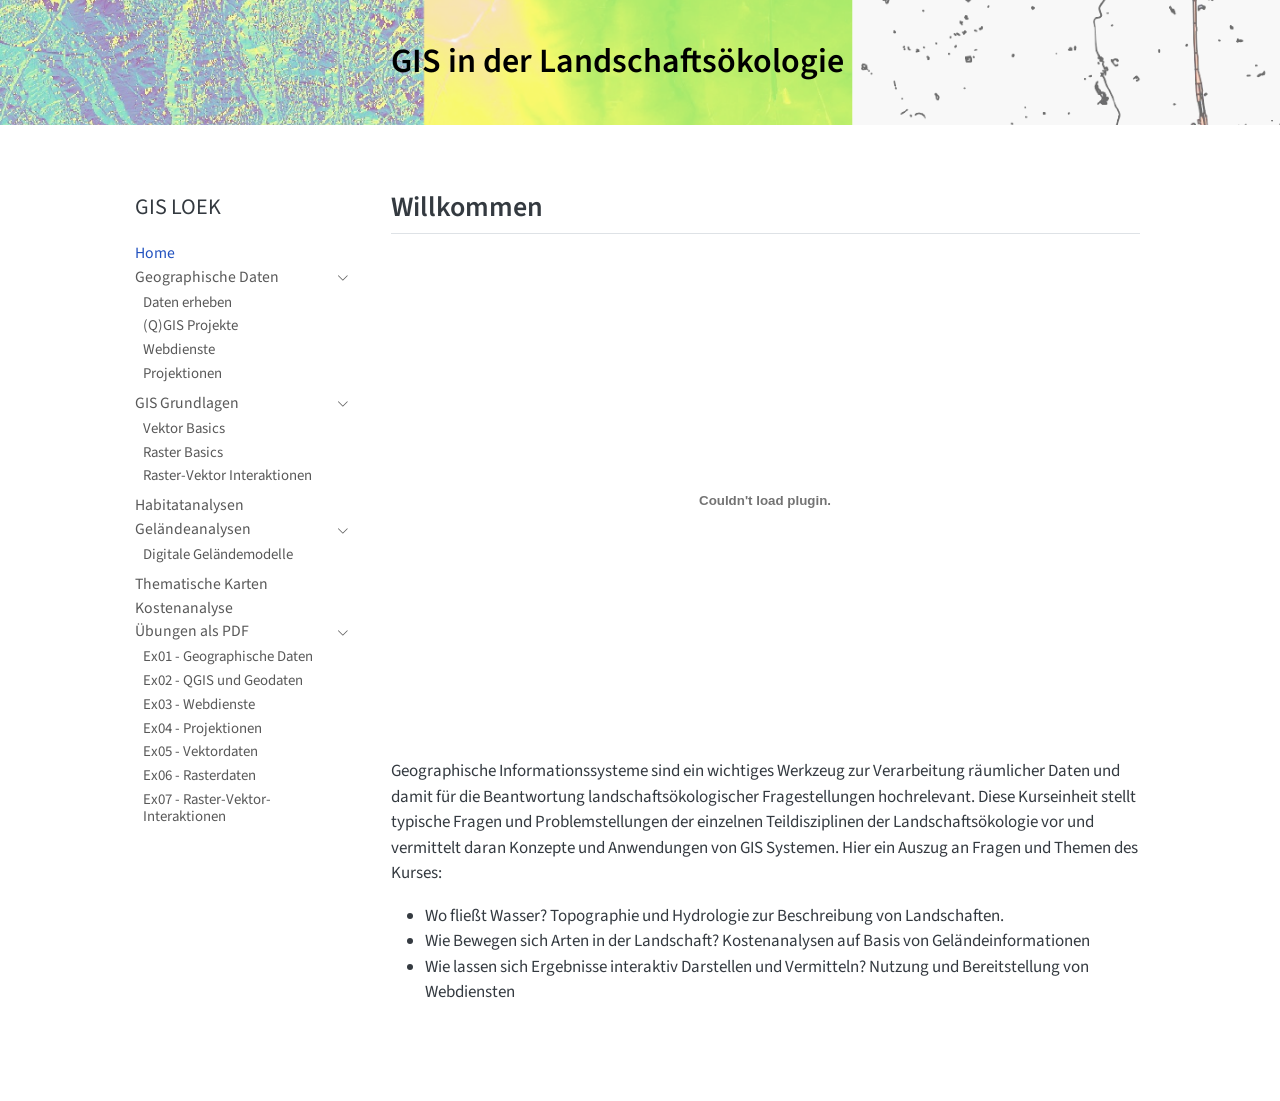
<file: docs/index.html>
<!DOCTYPE html>
<html xmlns="http://www.w3.org/1999/xhtml" lang="en" xml:lang="en"><head>

<meta charset="utf-8">
<meta name="generator" content="quarto-1.6.42">

<meta name="viewport" content="width=device-width, initial-scale=1.0, user-scalable=yes">


<title>GIS in der Landschaftsökologie – GIS LOEK</title>
<style>
code{white-space: pre-wrap;}
span.smallcaps{font-variant: small-caps;}
div.columns{display: flex; gap: min(4vw, 1.5em);}
div.column{flex: auto; overflow-x: auto;}
div.hanging-indent{margin-left: 1.5em; text-indent: -1.5em;}
ul.task-list{list-style: none;}
ul.task-list li input[type="checkbox"] {
  width: 0.8em;
  margin: 0 0.8em 0.2em -1em; /* quarto-specific, see https://github.com/quarto-dev/quarto-cli/issues/4556 */ 
  vertical-align: middle;
}
</style>


<script src="site_libs/quarto-nav/quarto-nav.js"></script>
<script src="site_libs/quarto-nav/headroom.min.js"></script>
<script src="site_libs/clipboard/clipboard.min.js"></script>
<script src="site_libs/quarto-search/autocomplete.umd.js"></script>
<script src="site_libs/quarto-search/fuse.min.js"></script>
<script src="site_libs/quarto-search/quarto-search.js"></script>
<meta name="quarto:offset" content="./">
<script src="site_libs/quarto-html/quarto.js"></script>
<script src="site_libs/quarto-html/popper.min.js"></script>
<script src="site_libs/quarto-html/tippy.umd.min.js"></script>
<script src="site_libs/quarto-html/anchor.min.js"></script>
<link href="site_libs/quarto-html/tippy.css" rel="stylesheet">
<link href="site_libs/quarto-html/quarto-syntax-highlighting-2f5df379a58b258e96c21c0638c20c03.css" rel="stylesheet" id="quarto-text-highlighting-styles">
<script src="site_libs/bootstrap/bootstrap.min.js"></script>
<link href="site_libs/bootstrap/bootstrap-icons.css" rel="stylesheet">
<link href="site_libs/bootstrap/bootstrap-6a843e73c7f45eadd9a50980ea80f983.min.css" rel="stylesheet" append-hash="true" id="quarto-bootstrap" data-mode="light">
<script id="quarto-search-options" type="application/json">{
  "location": "sidebar",
  "copy-button": false,
  "collapse-after": 3,
  "panel-placement": "start",
  "type": "textbox",
  "limit": 50,
  "keyboard-shortcut": [
    "f",
    "/",
    "s"
  ],
  "show-item-context": false,
  "language": {
    "search-no-results-text": "No results",
    "search-matching-documents-text": "matching documents",
    "search-copy-link-title": "Copy link to search",
    "search-hide-matches-text": "Hide additional matches",
    "search-more-match-text": "more match in this document",
    "search-more-matches-text": "more matches in this document",
    "search-clear-button-title": "Clear",
    "search-text-placeholder": "",
    "search-detached-cancel-button-title": "Cancel",
    "search-submit-button-title": "Submit",
    "search-label": "Search"
  }
}</script>
<style>

      .quarto-title-block .quarto-title-banner h1,
      .quarto-title-block .quarto-title-banner h2,
      .quarto-title-block .quarto-title-banner h3,
      .quarto-title-block .quarto-title-banner h4,
      .quarto-title-block .quarto-title-banner h5,
      .quarto-title-block .quarto-title-banner h6
      {
        color: black;
      }

      .quarto-title-block .quarto-title-banner {
        color: black;
background-image: url(assets/giskurs_header_s_t.png);
background-size: cover;
      }
</style>


<link rel="stylesheet" href="assets/style.css">
</head>

<body class="nav-sidebar floating fullcontent">

<div id="quarto-search-results"></div>
  <header id="quarto-header" class="headroom fixed-top quarto-banner">
  <nav class="quarto-secondary-nav">
    <div class="container-fluid d-flex">
      <button type="button" class="quarto-btn-toggle btn" data-bs-toggle="collapse" role="button" data-bs-target=".quarto-sidebar-collapse-item" aria-controls="quarto-sidebar" aria-expanded="false" aria-label="Toggle sidebar navigation" onclick="if (window.quartoToggleHeadroom) { window.quartoToggleHeadroom(); }">
        <i class="bi bi-layout-text-sidebar-reverse"></i>
      </button>
        <a class="flex-grow-1 no-decor" role="navigation" data-bs-toggle="collapse" data-bs-target=".quarto-sidebar-collapse-item" aria-controls="quarto-sidebar" aria-expanded="false" aria-label="Toggle sidebar navigation" onclick="if (window.quartoToggleHeadroom) { window.quartoToggleHeadroom(); }">      
          <h1 class="quarto-secondary-nav-title">GIS in der Landschaftsökologie</h1>
        </a>     
    </div>
  </nav>
</header>
<!-- content -->
<header id="title-block-header" class="quarto-title-block default page-columns page-full">
  <div class="quarto-title-banner page-columns page-full">
    <div class="quarto-title column-body">
      <h1 class="title d-none d-lg-block">GIS in der Landschaftsökologie</h1>
                      </div>
  </div>
    
  
  <div class="quarto-title-meta">

      
    
      
    </div>
    
  
  </header><div id="quarto-content" class="quarto-container page-columns page-rows-contents page-layout-article">
<!-- sidebar -->
  <nav id="quarto-sidebar" class="sidebar collapse collapse-horizontal quarto-sidebar-collapse-item sidebar-navigation floating overflow-auto">
    <div class="pt-lg-2 mt-2 text-left sidebar-header">
    <div class="sidebar-title mb-0 py-0">
      <a href="./">GIS LOEK</a> 
    </div>
      </div>
    <div class="sidebar-menu-container"> 
    <ul class="list-unstyled mt-1">
        <li class="sidebar-item">
  <div class="sidebar-item-container"> 
  <a href="./index.html" class="sidebar-item-text sidebar-link active">
 <span class="menu-text">Home</span></a>
  </div>
</li>
        <li class="sidebar-item sidebar-item-section">
      <div class="sidebar-item-container"> 
            <a class="sidebar-item-text sidebar-link text-start" data-bs-toggle="collapse" data-bs-target="#quarto-sidebar-section-1" role="navigation" aria-expanded="true">
 <span class="menu-text">Geographische Daten</span></a>
          <a class="sidebar-item-toggle text-start" data-bs-toggle="collapse" data-bs-target="#quarto-sidebar-section-1" role="navigation" aria-expanded="true" aria-label="Toggle section">
            <i class="bi bi-chevron-right ms-2"></i>
          </a> 
      </div>
      <ul id="quarto-sidebar-section-1" class="collapse list-unstyled sidebar-section depth1 show">  
          <li class="sidebar-item">
  <div class="sidebar-item-container"> 
  <a href="./daten-erheben.html" class="sidebar-item-text sidebar-link">
 <span class="menu-text">Daten erheben</span></a>
  </div>
</li>
          <li class="sidebar-item">
  <div class="sidebar-item-container"> 
  <a href="./gis-projekte.html" class="sidebar-item-text sidebar-link">
 <span class="menu-text">(Q)GIS Projekte</span></a>
  </div>
</li>
          <li class="sidebar-item">
  <div class="sidebar-item-container"> 
  <a href="./webservices.html" class="sidebar-item-text sidebar-link">
 <span class="menu-text">Webdienste</span></a>
  </div>
</li>
          <li class="sidebar-item">
  <div class="sidebar-item-container"> 
  <a href="./projectionen.html" class="sidebar-item-text sidebar-link">
 <span class="menu-text">Projektionen</span></a>
  </div>
</li>
      </ul>
  </li>
        <li class="sidebar-item sidebar-item-section">
      <div class="sidebar-item-container"> 
            <a class="sidebar-item-text sidebar-link text-start" data-bs-toggle="collapse" data-bs-target="#quarto-sidebar-section-2" role="navigation" aria-expanded="true">
 <span class="menu-text">GIS Grundlagen</span></a>
          <a class="sidebar-item-toggle text-start" data-bs-toggle="collapse" data-bs-target="#quarto-sidebar-section-2" role="navigation" aria-expanded="true" aria-label="Toggle section">
            <i class="bi bi-chevron-right ms-2"></i>
          </a> 
      </div>
      <ul id="quarto-sidebar-section-2" class="collapse list-unstyled sidebar-section depth1 show">  
          <li class="sidebar-item">
  <div class="sidebar-item-container"> 
  <a href="./vector-basics.html" class="sidebar-item-text sidebar-link">
 <span class="menu-text">Vektor Basics</span></a>
  </div>
</li>
          <li class="sidebar-item">
  <div class="sidebar-item-container"> 
  <a href="./raster-basics.html" class="sidebar-item-text sidebar-link">
 <span class="menu-text">Raster Basics</span></a>
  </div>
</li>
          <li class="sidebar-item">
  <div class="sidebar-item-container"> 
  <a href="./raster-vector-basics.html" class="sidebar-item-text sidebar-link">
 <span class="menu-text">Raster-Vektor Interaktionen</span></a>
  </div>
</li>
      </ul>
  </li>
        <li class="sidebar-item">
  <div class="sidebar-item-container"> 
  <a href="./habitatanalysen.html" class="sidebar-item-text sidebar-link">
 <span class="menu-text">Habitatanalysen</span></a>
  </div>
</li>
        <li class="sidebar-item sidebar-item-section">
      <div class="sidebar-item-container"> 
            <a class="sidebar-item-text sidebar-link text-start" data-bs-toggle="collapse" data-bs-target="#quarto-sidebar-section-3" role="navigation" aria-expanded="true">
 <span class="menu-text">Geländeanalysen</span></a>
          <a class="sidebar-item-toggle text-start" data-bs-toggle="collapse" data-bs-target="#quarto-sidebar-section-3" role="navigation" aria-expanded="true" aria-label="Toggle section">
            <i class="bi bi-chevron-right ms-2"></i>
          </a> 
      </div>
      <ul id="quarto-sidebar-section-3" class="collapse list-unstyled sidebar-section depth1 show">  
          <li class="sidebar-item">
  <div class="sidebar-item-container"> 
  <a href="./topography.html" class="sidebar-item-text sidebar-link">
 <span class="menu-text">Digitale Geländemodelle</span></a>
  </div>
</li>
      </ul>
  </li>
        <li class="sidebar-item">
  <div class="sidebar-item-container"> 
  <a href="./visualisierung.html" class="sidebar-item-text sidebar-link">
 <span class="menu-text">Thematische Karten</span></a>
  </div>
</li>
        <li class="sidebar-item">
  <div class="sidebar-item-container"> 
  <a href="./kostenanalyse.html" class="sidebar-item-text sidebar-link">
 <span class="menu-text">Kostenanalyse</span></a>
  </div>
</li>
        <li class="sidebar-item sidebar-item-section">
      <div class="sidebar-item-container"> 
            <a class="sidebar-item-text sidebar-link text-start" data-bs-toggle="collapse" data-bs-target="#quarto-sidebar-section-4" role="navigation" aria-expanded="true">
 <span class="menu-text">Übungen als PDF</span></a>
          <a class="sidebar-item-toggle text-start" data-bs-toggle="collapse" data-bs-target="#quarto-sidebar-section-4" role="navigation" aria-expanded="true" aria-label="Toggle section">
            <i class="bi bi-chevron-right ms-2"></i>
          </a> 
      </div>
      <ul id="quarto-sidebar-section-4" class="collapse list-unstyled sidebar-section depth1 show">  
          <li class="sidebar-item">
  <div class="sidebar-item-container"> 
  <a href="./exercises/ex01-geographische-daten.pdf" class="sidebar-item-text sidebar-link">
 <span class="menu-text">Ex01 - Geographische Daten</span></a>
  </div>
</li>
          <li class="sidebar-item">
  <div class="sidebar-item-container"> 
  <a href="./exercises/ex02-datenformate.pdf" class="sidebar-item-text sidebar-link">
 <span class="menu-text">Ex02 - QGIS und Geodaten</span></a>
  </div>
</li>
          <li class="sidebar-item">
  <div class="sidebar-item-container"> 
  <a href="./exercises/ex03-webdienste.pdf" class="sidebar-item-text sidebar-link">
 <span class="menu-text">Ex03 - Webdienste</span></a>
  </div>
</li>
          <li class="sidebar-item">
  <div class="sidebar-item-container"> 
  <a href="./exercises/ex04-projektionen.pdf" class="sidebar-item-text sidebar-link">
 <span class="menu-text">Ex04 - Projektionen</span></a>
  </div>
</li>
          <li class="sidebar-item">
  <div class="sidebar-item-container"> 
  <a href="./exercises/ex05-vektor.pdf" class="sidebar-item-text sidebar-link">
 <span class="menu-text">Ex05 - Vektordaten</span></a>
  </div>
</li>
          <li class="sidebar-item">
  <div class="sidebar-item-container"> 
  <a href="./exercises/ex06-raster.pdf" class="sidebar-item-text sidebar-link">
 <span class="menu-text">Ex06 - Rasterdaten</span></a>
  </div>
</li>
          <li class="sidebar-item">
  <div class="sidebar-item-container"> 
  <a href="./exercises/ex07-raster_vector.pdf" class="sidebar-item-text sidebar-link">
 <span class="menu-text">Ex07 - Raster-Vektor-Interaktionen</span></a>
  </div>
</li>
      </ul>
  </li>
    </ul>
    </div>
</nav>
<div id="quarto-sidebar-glass" class="quarto-sidebar-collapse-item" data-bs-toggle="collapse" data-bs-target=".quarto-sidebar-collapse-item"></div>
<!-- margin-sidebar -->
    
<!-- main -->
<main class="content quarto-banner-title-block" id="quarto-document-content">





<section id="willkommen" class="level2">
<h2 class="anchored" data-anchor-id="willkommen">Willkommen</h2>
<embed src="slides/00_Intro.pdf" type="application/pdf" width="100%" height="500">
<p>Geographische Informationssysteme sind ein wichtiges Werkzeug zur Verarbeitung räumlicher Daten und damit für die Beantwortung landschaftsökologischer Fragestellungen hochrelevant. Diese Kurseinheit stellt typische Fragen und Problemstellungen der einzelnen Teildisziplinen der Landschaftsökologie vor und vermittelt daran Konzepte und Anwendungen von GIS Systemen. Hier ein Auszug an Fragen und Themen des Kurses:</p>
<ul>
<li>Wo fließt Wasser? Topographie und Hydrologie zur Beschreibung von Landschaften.</li>
<li>Wie Bewegen sich Arten in der Landschaft? Kostenanalysen auf Basis von Geländeinformationen</li>
<li>Wie lassen sich Ergebnisse interaktiv Darstellen und Vermitteln? Nutzung und Bereitstellung von Webdiensten</li>
</ul>


</section>

</main> <!-- /main -->
<script id="quarto-html-after-body" type="application/javascript">
window.document.addEventListener("DOMContentLoaded", function (event) {
  const toggleBodyColorMode = (bsSheetEl) => {
    const mode = bsSheetEl.getAttribute("data-mode");
    const bodyEl = window.document.querySelector("body");
    if (mode === "dark") {
      bodyEl.classList.add("quarto-dark");
      bodyEl.classList.remove("quarto-light");
    } else {
      bodyEl.classList.add("quarto-light");
      bodyEl.classList.remove("quarto-dark");
    }
  }
  const toggleBodyColorPrimary = () => {
    const bsSheetEl = window.document.querySelector("link#quarto-bootstrap");
    if (bsSheetEl) {
      toggleBodyColorMode(bsSheetEl);
    }
  }
  toggleBodyColorPrimary();  
  const icon = "";
  const anchorJS = new window.AnchorJS();
  anchorJS.options = {
    placement: 'right',
    icon: icon
  };
  anchorJS.add('.anchored');
  const isCodeAnnotation = (el) => {
    for (const clz of el.classList) {
      if (clz.startsWith('code-annotation-')) {                     
        return true;
      }
    }
    return false;
  }
  const onCopySuccess = function(e) {
    // button target
    const button = e.trigger;
    // don't keep focus
    button.blur();
    // flash "checked"
    button.classList.add('code-copy-button-checked');
    var currentTitle = button.getAttribute("title");
    button.setAttribute("title", "Copied!");
    let tooltip;
    if (window.bootstrap) {
      button.setAttribute("data-bs-toggle", "tooltip");
      button.setAttribute("data-bs-placement", "left");
      button.setAttribute("data-bs-title", "Copied!");
      tooltip = new bootstrap.Tooltip(button, 
        { trigger: "manual", 
          customClass: "code-copy-button-tooltip",
          offset: [0, -8]});
      tooltip.show();    
    }
    setTimeout(function() {
      if (tooltip) {
        tooltip.hide();
        button.removeAttribute("data-bs-title");
        button.removeAttribute("data-bs-toggle");
        button.removeAttribute("data-bs-placement");
      }
      button.setAttribute("title", currentTitle);
      button.classList.remove('code-copy-button-checked');
    }, 1000);
    // clear code selection
    e.clearSelection();
  }
  const getTextToCopy = function(trigger) {
      const codeEl = trigger.previousElementSibling.cloneNode(true);
      for (const childEl of codeEl.children) {
        if (isCodeAnnotation(childEl)) {
          childEl.remove();
        }
      }
      return codeEl.innerText;
  }
  const clipboard = new window.ClipboardJS('.code-copy-button:not([data-in-quarto-modal])', {
    text: getTextToCopy
  });
  clipboard.on('success', onCopySuccess);
  if (window.document.getElementById('quarto-embedded-source-code-modal')) {
    const clipboardModal = new window.ClipboardJS('.code-copy-button[data-in-quarto-modal]', {
      text: getTextToCopy,
      container: window.document.getElementById('quarto-embedded-source-code-modal')
    });
    clipboardModal.on('success', onCopySuccess);
  }
    var localhostRegex = new RegExp(/^(?:http|https):\/\/localhost\:?[0-9]*\//);
    var mailtoRegex = new RegExp(/^mailto:/);
      var filterRegex = new RegExp('/' + window.location.host + '/');
    var isInternal = (href) => {
        return filterRegex.test(href) || localhostRegex.test(href) || mailtoRegex.test(href);
    }
    // Inspect non-navigation links and adorn them if external
 	var links = window.document.querySelectorAll('a[href]:not(.nav-link):not(.navbar-brand):not(.toc-action):not(.sidebar-link):not(.sidebar-item-toggle):not(.pagination-link):not(.no-external):not([aria-hidden]):not(.dropdown-item):not(.quarto-navigation-tool):not(.about-link)');
    for (var i=0; i<links.length; i++) {
      const link = links[i];
      if (!isInternal(link.href)) {
        // undo the damage that might have been done by quarto-nav.js in the case of
        // links that we want to consider external
        if (link.dataset.originalHref !== undefined) {
          link.href = link.dataset.originalHref;
        }
      }
    }
  function tippyHover(el, contentFn, onTriggerFn, onUntriggerFn) {
    const config = {
      allowHTML: true,
      maxWidth: 500,
      delay: 100,
      arrow: false,
      appendTo: function(el) {
          return el.parentElement;
      },
      interactive: true,
      interactiveBorder: 10,
      theme: 'quarto',
      placement: 'bottom-start',
    };
    if (contentFn) {
      config.content = contentFn;
    }
    if (onTriggerFn) {
      config.onTrigger = onTriggerFn;
    }
    if (onUntriggerFn) {
      config.onUntrigger = onUntriggerFn;
    }
    window.tippy(el, config); 
  }
  const noterefs = window.document.querySelectorAll('a[role="doc-noteref"]');
  for (var i=0; i<noterefs.length; i++) {
    const ref = noterefs[i];
    tippyHover(ref, function() {
      // use id or data attribute instead here
      let href = ref.getAttribute('data-footnote-href') || ref.getAttribute('href');
      try { href = new URL(href).hash; } catch {}
      const id = href.replace(/^#\/?/, "");
      const note = window.document.getElementById(id);
      if (note) {
        return note.innerHTML;
      } else {
        return "";
      }
    });
  }
  const xrefs = window.document.querySelectorAll('a.quarto-xref');
  const processXRef = (id, note) => {
    // Strip column container classes
    const stripColumnClz = (el) => {
      el.classList.remove("page-full", "page-columns");
      if (el.children) {
        for (const child of el.children) {
          stripColumnClz(child);
        }
      }
    }
    stripColumnClz(note)
    if (id === null || id.startsWith('sec-')) {
      // Special case sections, only their first couple elements
      const container = document.createElement("div");
      if (note.children && note.children.length > 2) {
        container.appendChild(note.children[0].cloneNode(true));
        for (let i = 1; i < note.children.length; i++) {
          const child = note.children[i];
          if (child.tagName === "P" && child.innerText === "") {
            continue;
          } else {
            container.appendChild(child.cloneNode(true));
            break;
          }
        }
        if (window.Quarto?.typesetMath) {
          window.Quarto.typesetMath(container);
        }
        return container.innerHTML
      } else {
        if (window.Quarto?.typesetMath) {
          window.Quarto.typesetMath(note);
        }
        return note.innerHTML;
      }
    } else {
      // Remove any anchor links if they are present
      const anchorLink = note.querySelector('a.anchorjs-link');
      if (anchorLink) {
        anchorLink.remove();
      }
      if (window.Quarto?.typesetMath) {
        window.Quarto.typesetMath(note);
      }
      if (note.classList.contains("callout")) {
        return note.outerHTML;
      } else {
        return note.innerHTML;
      }
    }
  }
  for (var i=0; i<xrefs.length; i++) {
    const xref = xrefs[i];
    tippyHover(xref, undefined, function(instance) {
      instance.disable();
      let url = xref.getAttribute('href');
      let hash = undefined; 
      if (url.startsWith('#')) {
        hash = url;
      } else {
        try { hash = new URL(url).hash; } catch {}
      }
      if (hash) {
        const id = hash.replace(/^#\/?/, "");
        const note = window.document.getElementById(id);
        if (note !== null) {
          try {
            const html = processXRef(id, note.cloneNode(true));
            instance.setContent(html);
          } finally {
            instance.enable();
            instance.show();
          }
        } else {
          // See if we can fetch this
          fetch(url.split('#')[0])
          .then(res => res.text())
          .then(html => {
            const parser = new DOMParser();
            const htmlDoc = parser.parseFromString(html, "text/html");
            const note = htmlDoc.getElementById(id);
            if (note !== null) {
              const html = processXRef(id, note);
              instance.setContent(html);
            } 
          }).finally(() => {
            instance.enable();
            instance.show();
          });
        }
      } else {
        // See if we can fetch a full url (with no hash to target)
        // This is a special case and we should probably do some content thinning / targeting
        fetch(url)
        .then(res => res.text())
        .then(html => {
          const parser = new DOMParser();
          const htmlDoc = parser.parseFromString(html, "text/html");
          const note = htmlDoc.querySelector('main.content');
          if (note !== null) {
            // This should only happen for chapter cross references
            // (since there is no id in the URL)
            // remove the first header
            if (note.children.length > 0 && note.children[0].tagName === "HEADER") {
              note.children[0].remove();
            }
            const html = processXRef(null, note);
            instance.setContent(html);
          } 
        }).finally(() => {
          instance.enable();
          instance.show();
        });
      }
    }, function(instance) {
    });
  }
      let selectedAnnoteEl;
      const selectorForAnnotation = ( cell, annotation) => {
        let cellAttr = 'data-code-cell="' + cell + '"';
        let lineAttr = 'data-code-annotation="' +  annotation + '"';
        const selector = 'span[' + cellAttr + '][' + lineAttr + ']';
        return selector;
      }
      const selectCodeLines = (annoteEl) => {
        const doc = window.document;
        const targetCell = annoteEl.getAttribute("data-target-cell");
        const targetAnnotation = annoteEl.getAttribute("data-target-annotation");
        const annoteSpan = window.document.querySelector(selectorForAnnotation(targetCell, targetAnnotation));
        const lines = annoteSpan.getAttribute("data-code-lines").split(",");
        const lineIds = lines.map((line) => {
          return targetCell + "-" + line;
        })
        let top = null;
        let height = null;
        let parent = null;
        if (lineIds.length > 0) {
            //compute the position of the single el (top and bottom and make a div)
            const el = window.document.getElementById(lineIds[0]);
            top = el.offsetTop;
            height = el.offsetHeight;
            parent = el.parentElement.parentElement;
          if (lineIds.length > 1) {
            const lastEl = window.document.getElementById(lineIds[lineIds.length - 1]);
            const bottom = lastEl.offsetTop + lastEl.offsetHeight;
            height = bottom - top;
          }
          if (top !== null && height !== null && parent !== null) {
            // cook up a div (if necessary) and position it 
            let div = window.document.getElementById("code-annotation-line-highlight");
            if (div === null) {
              div = window.document.createElement("div");
              div.setAttribute("id", "code-annotation-line-highlight");
              div.style.position = 'absolute';
              parent.appendChild(div);
            }
            div.style.top = top - 2 + "px";
            div.style.height = height + 4 + "px";
            div.style.left = 0;
            let gutterDiv = window.document.getElementById("code-annotation-line-highlight-gutter");
            if (gutterDiv === null) {
              gutterDiv = window.document.createElement("div");
              gutterDiv.setAttribute("id", "code-annotation-line-highlight-gutter");
              gutterDiv.style.position = 'absolute';
              const codeCell = window.document.getElementById(targetCell);
              const gutter = codeCell.querySelector('.code-annotation-gutter');
              gutter.appendChild(gutterDiv);
            }
            gutterDiv.style.top = top - 2 + "px";
            gutterDiv.style.height = height + 4 + "px";
          }
          selectedAnnoteEl = annoteEl;
        }
      };
      const unselectCodeLines = () => {
        const elementsIds = ["code-annotation-line-highlight", "code-annotation-line-highlight-gutter"];
        elementsIds.forEach((elId) => {
          const div = window.document.getElementById(elId);
          if (div) {
            div.remove();
          }
        });
        selectedAnnoteEl = undefined;
      };
        // Handle positioning of the toggle
    window.addEventListener(
      "resize",
      throttle(() => {
        elRect = undefined;
        if (selectedAnnoteEl) {
          selectCodeLines(selectedAnnoteEl);
        }
      }, 10)
    );
    function throttle(fn, ms) {
    let throttle = false;
    let timer;
      return (...args) => {
        if(!throttle) { // first call gets through
            fn.apply(this, args);
            throttle = true;
        } else { // all the others get throttled
            if(timer) clearTimeout(timer); // cancel #2
            timer = setTimeout(() => {
              fn.apply(this, args);
              timer = throttle = false;
            }, ms);
        }
      };
    }
      // Attach click handler to the DT
      const annoteDls = window.document.querySelectorAll('dt[data-target-cell]');
      for (const annoteDlNode of annoteDls) {
        annoteDlNode.addEventListener('click', (event) => {
          const clickedEl = event.target;
          if (clickedEl !== selectedAnnoteEl) {
            unselectCodeLines();
            const activeEl = window.document.querySelector('dt[data-target-cell].code-annotation-active');
            if (activeEl) {
              activeEl.classList.remove('code-annotation-active');
            }
            selectCodeLines(clickedEl);
            clickedEl.classList.add('code-annotation-active');
          } else {
            // Unselect the line
            unselectCodeLines();
            clickedEl.classList.remove('code-annotation-active');
          }
        });
      }
  const findCites = (el) => {
    const parentEl = el.parentElement;
    if (parentEl) {
      const cites = parentEl.dataset.cites;
      if (cites) {
        return {
          el,
          cites: cites.split(' ')
        };
      } else {
        return findCites(el.parentElement)
      }
    } else {
      return undefined;
    }
  };
  var bibliorefs = window.document.querySelectorAll('a[role="doc-biblioref"]');
  for (var i=0; i<bibliorefs.length; i++) {
    const ref = bibliorefs[i];
    const citeInfo = findCites(ref);
    if (citeInfo) {
      tippyHover(citeInfo.el, function() {
        var popup = window.document.createElement('div');
        citeInfo.cites.forEach(function(cite) {
          var citeDiv = window.document.createElement('div');
          citeDiv.classList.add('hanging-indent');
          citeDiv.classList.add('csl-entry');
          var biblioDiv = window.document.getElementById('ref-' + cite);
          if (biblioDiv) {
            citeDiv.innerHTML = biblioDiv.innerHTML;
          }
          popup.appendChild(citeDiv);
        });
        return popup.innerHTML;
      });
    }
  }
});
</script>
</div> <!-- /content -->




</body></html>
</file>
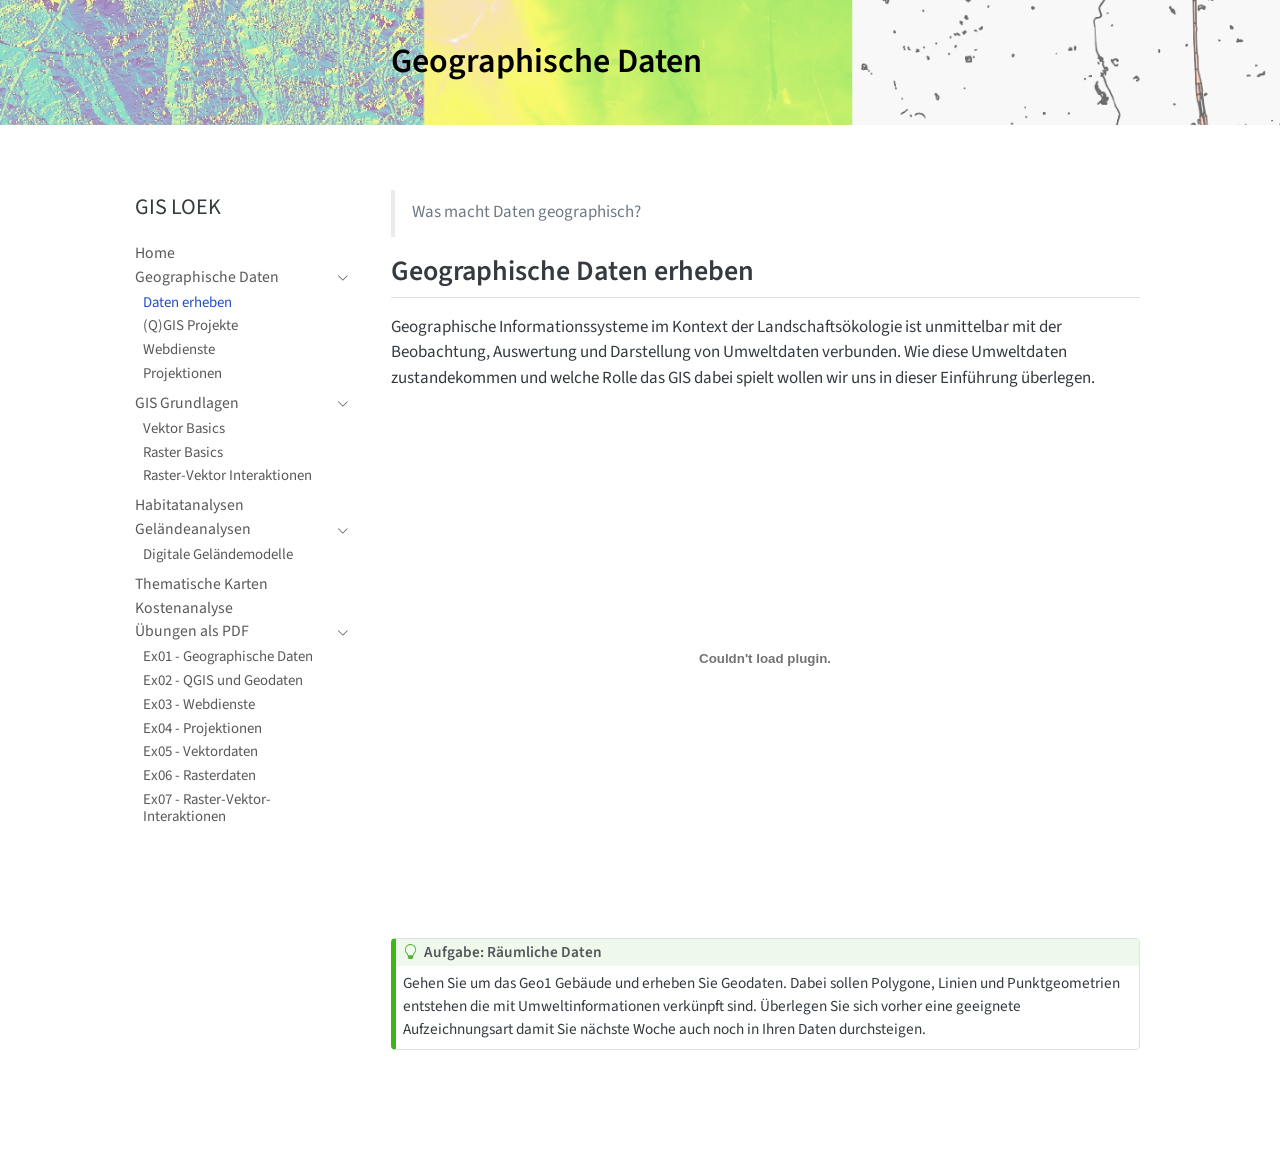
<file: docs/daten-erheben.html>
<!DOCTYPE html>
<html xmlns="http://www.w3.org/1999/xhtml" lang="en" xml:lang="en"><head>

<meta charset="utf-8">
<meta name="generator" content="quarto-1.6.42">

<meta name="viewport" content="width=device-width, initial-scale=1.0, user-scalable=yes">


<title>Geographische Daten – GIS LOEK</title>
<style>
code{white-space: pre-wrap;}
span.smallcaps{font-variant: small-caps;}
div.columns{display: flex; gap: min(4vw, 1.5em);}
div.column{flex: auto; overflow-x: auto;}
div.hanging-indent{margin-left: 1.5em; text-indent: -1.5em;}
ul.task-list{list-style: none;}
ul.task-list li input[type="checkbox"] {
  width: 0.8em;
  margin: 0 0.8em 0.2em -1em; /* quarto-specific, see https://github.com/quarto-dev/quarto-cli/issues/4556 */ 
  vertical-align: middle;
}
</style>


<script src="site_libs/quarto-nav/quarto-nav.js"></script>
<script src="site_libs/quarto-nav/headroom.min.js"></script>
<script src="site_libs/clipboard/clipboard.min.js"></script>
<script src="site_libs/quarto-search/autocomplete.umd.js"></script>
<script src="site_libs/quarto-search/fuse.min.js"></script>
<script src="site_libs/quarto-search/quarto-search.js"></script>
<meta name="quarto:offset" content="./">
<script src="site_libs/quarto-html/quarto.js"></script>
<script src="site_libs/quarto-html/popper.min.js"></script>
<script src="site_libs/quarto-html/tippy.umd.min.js"></script>
<script src="site_libs/quarto-html/anchor.min.js"></script>
<link href="site_libs/quarto-html/tippy.css" rel="stylesheet">
<link href="site_libs/quarto-html/quarto-syntax-highlighting-2f5df379a58b258e96c21c0638c20c03.css" rel="stylesheet" id="quarto-text-highlighting-styles">
<script src="site_libs/bootstrap/bootstrap.min.js"></script>
<link href="site_libs/bootstrap/bootstrap-icons.css" rel="stylesheet">
<link href="site_libs/bootstrap/bootstrap-6a843e73c7f45eadd9a50980ea80f983.min.css" rel="stylesheet" append-hash="true" id="quarto-bootstrap" data-mode="light">
<script id="quarto-search-options" type="application/json">{
  "location": "sidebar",
  "copy-button": false,
  "collapse-after": 3,
  "panel-placement": "start",
  "type": "textbox",
  "limit": 50,
  "keyboard-shortcut": [
    "f",
    "/",
    "s"
  ],
  "show-item-context": false,
  "language": {
    "search-no-results-text": "No results",
    "search-matching-documents-text": "matching documents",
    "search-copy-link-title": "Copy link to search",
    "search-hide-matches-text": "Hide additional matches",
    "search-more-match-text": "more match in this document",
    "search-more-matches-text": "more matches in this document",
    "search-clear-button-title": "Clear",
    "search-text-placeholder": "",
    "search-detached-cancel-button-title": "Cancel",
    "search-submit-button-title": "Submit",
    "search-label": "Search"
  }
}</script>
<style>

      .quarto-title-block .quarto-title-banner h1,
      .quarto-title-block .quarto-title-banner h2,
      .quarto-title-block .quarto-title-banner h3,
      .quarto-title-block .quarto-title-banner h4,
      .quarto-title-block .quarto-title-banner h5,
      .quarto-title-block .quarto-title-banner h6
      {
        color: black;
      }

      .quarto-title-block .quarto-title-banner {
        color: black;
background-image: url(assets/giskurs_header_s_t.png);
background-size: cover;
      }
</style>


<link rel="stylesheet" href="assets/style.css">
</head>

<body class="nav-sidebar floating fullcontent">

<div id="quarto-search-results"></div>
  <header id="quarto-header" class="headroom fixed-top quarto-banner">
  <nav class="quarto-secondary-nav">
    <div class="container-fluid d-flex">
      <button type="button" class="quarto-btn-toggle btn" data-bs-toggle="collapse" role="button" data-bs-target=".quarto-sidebar-collapse-item" aria-controls="quarto-sidebar" aria-expanded="false" aria-label="Toggle sidebar navigation" onclick="if (window.quartoToggleHeadroom) { window.quartoToggleHeadroom(); }">
        <i class="bi bi-layout-text-sidebar-reverse"></i>
      </button>
        <a class="flex-grow-1 no-decor" role="navigation" data-bs-toggle="collapse" data-bs-target=".quarto-sidebar-collapse-item" aria-controls="quarto-sidebar" aria-expanded="false" aria-label="Toggle sidebar navigation" onclick="if (window.quartoToggleHeadroom) { window.quartoToggleHeadroom(); }">      
          <h1 class="quarto-secondary-nav-title">Geographische Daten</h1>
        </a>     
    </div>
  </nav>
</header>
<!-- content -->
<header id="title-block-header" class="quarto-title-block default page-columns page-full">
  <div class="quarto-title-banner page-columns page-full">
    <div class="quarto-title column-body">
      <h1 class="title d-none d-lg-block">Geographische Daten</h1>
                      </div>
  </div>
    
  
  <div class="quarto-title-meta">

      
    
      
    </div>
    
  
  </header><div id="quarto-content" class="quarto-container page-columns page-rows-contents page-layout-article">
<!-- sidebar -->
  <nav id="quarto-sidebar" class="sidebar collapse collapse-horizontal quarto-sidebar-collapse-item sidebar-navigation floating overflow-auto">
    <div class="pt-lg-2 mt-2 text-left sidebar-header">
    <div class="sidebar-title mb-0 py-0">
      <a href="./">GIS LOEK</a> 
    </div>
      </div>
    <div class="sidebar-menu-container"> 
    <ul class="list-unstyled mt-1">
        <li class="sidebar-item">
  <div class="sidebar-item-container"> 
  <a href="./index.html" class="sidebar-item-text sidebar-link">
 <span class="menu-text">Home</span></a>
  </div>
</li>
        <li class="sidebar-item sidebar-item-section">
      <div class="sidebar-item-container"> 
            <a class="sidebar-item-text sidebar-link text-start" data-bs-toggle="collapse" data-bs-target="#quarto-sidebar-section-1" role="navigation" aria-expanded="true">
 <span class="menu-text">Geographische Daten</span></a>
          <a class="sidebar-item-toggle text-start" data-bs-toggle="collapse" data-bs-target="#quarto-sidebar-section-1" role="navigation" aria-expanded="true" aria-label="Toggle section">
            <i class="bi bi-chevron-right ms-2"></i>
          </a> 
      </div>
      <ul id="quarto-sidebar-section-1" class="collapse list-unstyled sidebar-section depth1 show">  
          <li class="sidebar-item">
  <div class="sidebar-item-container"> 
  <a href="./daten-erheben.html" class="sidebar-item-text sidebar-link active">
 <span class="menu-text">Daten erheben</span></a>
  </div>
</li>
          <li class="sidebar-item">
  <div class="sidebar-item-container"> 
  <a href="./gis-projekte.html" class="sidebar-item-text sidebar-link">
 <span class="menu-text">(Q)GIS Projekte</span></a>
  </div>
</li>
          <li class="sidebar-item">
  <div class="sidebar-item-container"> 
  <a href="./webservices.html" class="sidebar-item-text sidebar-link">
 <span class="menu-text">Webdienste</span></a>
  </div>
</li>
          <li class="sidebar-item">
  <div class="sidebar-item-container"> 
  <a href="./projectionen.html" class="sidebar-item-text sidebar-link">
 <span class="menu-text">Projektionen</span></a>
  </div>
</li>
      </ul>
  </li>
        <li class="sidebar-item sidebar-item-section">
      <div class="sidebar-item-container"> 
            <a class="sidebar-item-text sidebar-link text-start" data-bs-toggle="collapse" data-bs-target="#quarto-sidebar-section-2" role="navigation" aria-expanded="true">
 <span class="menu-text">GIS Grundlagen</span></a>
          <a class="sidebar-item-toggle text-start" data-bs-toggle="collapse" data-bs-target="#quarto-sidebar-section-2" role="navigation" aria-expanded="true" aria-label="Toggle section">
            <i class="bi bi-chevron-right ms-2"></i>
          </a> 
      </div>
      <ul id="quarto-sidebar-section-2" class="collapse list-unstyled sidebar-section depth1 show">  
          <li class="sidebar-item">
  <div class="sidebar-item-container"> 
  <a href="./vector-basics.html" class="sidebar-item-text sidebar-link">
 <span class="menu-text">Vektor Basics</span></a>
  </div>
</li>
          <li class="sidebar-item">
  <div class="sidebar-item-container"> 
  <a href="./raster-basics.html" class="sidebar-item-text sidebar-link">
 <span class="menu-text">Raster Basics</span></a>
  </div>
</li>
          <li class="sidebar-item">
  <div class="sidebar-item-container"> 
  <a href="./raster-vector-basics.html" class="sidebar-item-text sidebar-link">
 <span class="menu-text">Raster-Vektor Interaktionen</span></a>
  </div>
</li>
      </ul>
  </li>
        <li class="sidebar-item">
  <div class="sidebar-item-container"> 
  <a href="./habitatanalysen.html" class="sidebar-item-text sidebar-link">
 <span class="menu-text">Habitatanalysen</span></a>
  </div>
</li>
        <li class="sidebar-item sidebar-item-section">
      <div class="sidebar-item-container"> 
            <a class="sidebar-item-text sidebar-link text-start" data-bs-toggle="collapse" data-bs-target="#quarto-sidebar-section-3" role="navigation" aria-expanded="true">
 <span class="menu-text">Geländeanalysen</span></a>
          <a class="sidebar-item-toggle text-start" data-bs-toggle="collapse" data-bs-target="#quarto-sidebar-section-3" role="navigation" aria-expanded="true" aria-label="Toggle section">
            <i class="bi bi-chevron-right ms-2"></i>
          </a> 
      </div>
      <ul id="quarto-sidebar-section-3" class="collapse list-unstyled sidebar-section depth1 show">  
          <li class="sidebar-item">
  <div class="sidebar-item-container"> 
  <a href="./topography.html" class="sidebar-item-text sidebar-link">
 <span class="menu-text">Digitale Geländemodelle</span></a>
  </div>
</li>
      </ul>
  </li>
        <li class="sidebar-item">
  <div class="sidebar-item-container"> 
  <a href="./visualisierung.html" class="sidebar-item-text sidebar-link">
 <span class="menu-text">Thematische Karten</span></a>
  </div>
</li>
        <li class="sidebar-item">
  <div class="sidebar-item-container"> 
  <a href="./kostenanalyse.html" class="sidebar-item-text sidebar-link">
 <span class="menu-text">Kostenanalyse</span></a>
  </div>
</li>
        <li class="sidebar-item sidebar-item-section">
      <div class="sidebar-item-container"> 
            <a class="sidebar-item-text sidebar-link text-start" data-bs-toggle="collapse" data-bs-target="#quarto-sidebar-section-4" role="navigation" aria-expanded="true">
 <span class="menu-text">Übungen als PDF</span></a>
          <a class="sidebar-item-toggle text-start" data-bs-toggle="collapse" data-bs-target="#quarto-sidebar-section-4" role="navigation" aria-expanded="true" aria-label="Toggle section">
            <i class="bi bi-chevron-right ms-2"></i>
          </a> 
      </div>
      <ul id="quarto-sidebar-section-4" class="collapse list-unstyled sidebar-section depth1 show">  
          <li class="sidebar-item">
  <div class="sidebar-item-container"> 
  <a href="./exercises/ex01-geographische-daten.pdf" class="sidebar-item-text sidebar-link">
 <span class="menu-text">Ex01 - Geographische Daten</span></a>
  </div>
</li>
          <li class="sidebar-item">
  <div class="sidebar-item-container"> 
  <a href="./exercises/ex02-datenformate.pdf" class="sidebar-item-text sidebar-link">
 <span class="menu-text">Ex02 - QGIS und Geodaten</span></a>
  </div>
</li>
          <li class="sidebar-item">
  <div class="sidebar-item-container"> 
  <a href="./exercises/ex03-webdienste.pdf" class="sidebar-item-text sidebar-link">
 <span class="menu-text">Ex03 - Webdienste</span></a>
  </div>
</li>
          <li class="sidebar-item">
  <div class="sidebar-item-container"> 
  <a href="./exercises/ex04-projektionen.pdf" class="sidebar-item-text sidebar-link">
 <span class="menu-text">Ex04 - Projektionen</span></a>
  </div>
</li>
          <li class="sidebar-item">
  <div class="sidebar-item-container"> 
  <a href="./exercises/ex05-vektor.pdf" class="sidebar-item-text sidebar-link">
 <span class="menu-text">Ex05 - Vektordaten</span></a>
  </div>
</li>
          <li class="sidebar-item">
  <div class="sidebar-item-container"> 
  <a href="./exercises/ex06-raster.pdf" class="sidebar-item-text sidebar-link">
 <span class="menu-text">Ex06 - Rasterdaten</span></a>
  </div>
</li>
          <li class="sidebar-item">
  <div class="sidebar-item-container"> 
  <a href="./exercises/ex07-raster_vector.pdf" class="sidebar-item-text sidebar-link">
 <span class="menu-text">Ex07 - Raster-Vektor-Interaktionen</span></a>
  </div>
</li>
      </ul>
  </li>
    </ul>
    </div>
</nav>
<div id="quarto-sidebar-glass" class="quarto-sidebar-collapse-item" data-bs-toggle="collapse" data-bs-target=".quarto-sidebar-collapse-item"></div>
<!-- margin-sidebar -->
    
<!-- main -->
<main class="content quarto-banner-title-block" id="quarto-document-content">





<blockquote class="blockquote">
<p>Was macht Daten geographisch?</p>
</blockquote>
<section id="geographische-daten-erheben" class="level2">
<h2 class="anchored" data-anchor-id="geographische-daten-erheben">Geographische Daten erheben</h2>
<p>Geographische Informationssysteme im Kontext der Landschaftsökologie ist unmittelbar mit der Beobachtung, Auswertung und Darstellung von Umweltdaten verbunden. Wie diese Umweltdaten zustandekommen und welche Rolle das GIS dabei spielt wollen wir uns in dieser Einführung überlegen.</p>
<embed src="slides/01_geographische-daten.pdf" type="application/pdf" width="100%" height="500">
<div class="callout callout-style-default callout-tip callout-titled">
<div class="callout-header d-flex align-content-center">
<div class="callout-icon-container">
<i class="callout-icon"></i>
</div>
<div class="callout-title-container flex-fill">
Aufgabe: Räumliche Daten
</div>
</div>
<div class="callout-body-container callout-body">
<p>Gehen Sie um das Geo1 Gebäude und erheben Sie Geodaten. Dabei sollen Polygone, Linien und Punktgeometrien entstehen die mit Umweltinformationen verkünpft sind. Überlegen Sie sich vorher eine geeignete Aufzeichnungsart damit Sie nächste Woche auch noch in Ihren Daten durchsteigen.</p>
</div>
</div>


</section>

</main> <!-- /main -->
<script id="quarto-html-after-body" type="application/javascript">
window.document.addEventListener("DOMContentLoaded", function (event) {
  const toggleBodyColorMode = (bsSheetEl) => {
    const mode = bsSheetEl.getAttribute("data-mode");
    const bodyEl = window.document.querySelector("body");
    if (mode === "dark") {
      bodyEl.classList.add("quarto-dark");
      bodyEl.classList.remove("quarto-light");
    } else {
      bodyEl.classList.add("quarto-light");
      bodyEl.classList.remove("quarto-dark");
    }
  }
  const toggleBodyColorPrimary = () => {
    const bsSheetEl = window.document.querySelector("link#quarto-bootstrap");
    if (bsSheetEl) {
      toggleBodyColorMode(bsSheetEl);
    }
  }
  toggleBodyColorPrimary();  
  const icon = "";
  const anchorJS = new window.AnchorJS();
  anchorJS.options = {
    placement: 'right',
    icon: icon
  };
  anchorJS.add('.anchored');
  const isCodeAnnotation = (el) => {
    for (const clz of el.classList) {
      if (clz.startsWith('code-annotation-')) {                     
        return true;
      }
    }
    return false;
  }
  const onCopySuccess = function(e) {
    // button target
    const button = e.trigger;
    // don't keep focus
    button.blur();
    // flash "checked"
    button.classList.add('code-copy-button-checked');
    var currentTitle = button.getAttribute("title");
    button.setAttribute("title", "Copied!");
    let tooltip;
    if (window.bootstrap) {
      button.setAttribute("data-bs-toggle", "tooltip");
      button.setAttribute("data-bs-placement", "left");
      button.setAttribute("data-bs-title", "Copied!");
      tooltip = new bootstrap.Tooltip(button, 
        { trigger: "manual", 
          customClass: "code-copy-button-tooltip",
          offset: [0, -8]});
      tooltip.show();    
    }
    setTimeout(function() {
      if (tooltip) {
        tooltip.hide();
        button.removeAttribute("data-bs-title");
        button.removeAttribute("data-bs-toggle");
        button.removeAttribute("data-bs-placement");
      }
      button.setAttribute("title", currentTitle);
      button.classList.remove('code-copy-button-checked');
    }, 1000);
    // clear code selection
    e.clearSelection();
  }
  const getTextToCopy = function(trigger) {
      const codeEl = trigger.previousElementSibling.cloneNode(true);
      for (const childEl of codeEl.children) {
        if (isCodeAnnotation(childEl)) {
          childEl.remove();
        }
      }
      return codeEl.innerText;
  }
  const clipboard = new window.ClipboardJS('.code-copy-button:not([data-in-quarto-modal])', {
    text: getTextToCopy
  });
  clipboard.on('success', onCopySuccess);
  if (window.document.getElementById('quarto-embedded-source-code-modal')) {
    const clipboardModal = new window.ClipboardJS('.code-copy-button[data-in-quarto-modal]', {
      text: getTextToCopy,
      container: window.document.getElementById('quarto-embedded-source-code-modal')
    });
    clipboardModal.on('success', onCopySuccess);
  }
    var localhostRegex = new RegExp(/^(?:http|https):\/\/localhost\:?[0-9]*\//);
    var mailtoRegex = new RegExp(/^mailto:/);
      var filterRegex = new RegExp('/' + window.location.host + '/');
    var isInternal = (href) => {
        return filterRegex.test(href) || localhostRegex.test(href) || mailtoRegex.test(href);
    }
    // Inspect non-navigation links and adorn them if external
 	var links = window.document.querySelectorAll('a[href]:not(.nav-link):not(.navbar-brand):not(.toc-action):not(.sidebar-link):not(.sidebar-item-toggle):not(.pagination-link):not(.no-external):not([aria-hidden]):not(.dropdown-item):not(.quarto-navigation-tool):not(.about-link)');
    for (var i=0; i<links.length; i++) {
      const link = links[i];
      if (!isInternal(link.href)) {
        // undo the damage that might have been done by quarto-nav.js in the case of
        // links that we want to consider external
        if (link.dataset.originalHref !== undefined) {
          link.href = link.dataset.originalHref;
        }
      }
    }
  function tippyHover(el, contentFn, onTriggerFn, onUntriggerFn) {
    const config = {
      allowHTML: true,
      maxWidth: 500,
      delay: 100,
      arrow: false,
      appendTo: function(el) {
          return el.parentElement;
      },
      interactive: true,
      interactiveBorder: 10,
      theme: 'quarto',
      placement: 'bottom-start',
    };
    if (contentFn) {
      config.content = contentFn;
    }
    if (onTriggerFn) {
      config.onTrigger = onTriggerFn;
    }
    if (onUntriggerFn) {
      config.onUntrigger = onUntriggerFn;
    }
    window.tippy(el, config); 
  }
  const noterefs = window.document.querySelectorAll('a[role="doc-noteref"]');
  for (var i=0; i<noterefs.length; i++) {
    const ref = noterefs[i];
    tippyHover(ref, function() {
      // use id or data attribute instead here
      let href = ref.getAttribute('data-footnote-href') || ref.getAttribute('href');
      try { href = new URL(href).hash; } catch {}
      const id = href.replace(/^#\/?/, "");
      const note = window.document.getElementById(id);
      if (note) {
        return note.innerHTML;
      } else {
        return "";
      }
    });
  }
  const xrefs = window.document.querySelectorAll('a.quarto-xref');
  const processXRef = (id, note) => {
    // Strip column container classes
    const stripColumnClz = (el) => {
      el.classList.remove("page-full", "page-columns");
      if (el.children) {
        for (const child of el.children) {
          stripColumnClz(child);
        }
      }
    }
    stripColumnClz(note)
    if (id === null || id.startsWith('sec-')) {
      // Special case sections, only their first couple elements
      const container = document.createElement("div");
      if (note.children && note.children.length > 2) {
        container.appendChild(note.children[0].cloneNode(true));
        for (let i = 1; i < note.children.length; i++) {
          const child = note.children[i];
          if (child.tagName === "P" && child.innerText === "") {
            continue;
          } else {
            container.appendChild(child.cloneNode(true));
            break;
          }
        }
        if (window.Quarto?.typesetMath) {
          window.Quarto.typesetMath(container);
        }
        return container.innerHTML
      } else {
        if (window.Quarto?.typesetMath) {
          window.Quarto.typesetMath(note);
        }
        return note.innerHTML;
      }
    } else {
      // Remove any anchor links if they are present
      const anchorLink = note.querySelector('a.anchorjs-link');
      if (anchorLink) {
        anchorLink.remove();
      }
      if (window.Quarto?.typesetMath) {
        window.Quarto.typesetMath(note);
      }
      if (note.classList.contains("callout")) {
        return note.outerHTML;
      } else {
        return note.innerHTML;
      }
    }
  }
  for (var i=0; i<xrefs.length; i++) {
    const xref = xrefs[i];
    tippyHover(xref, undefined, function(instance) {
      instance.disable();
      let url = xref.getAttribute('href');
      let hash = undefined; 
      if (url.startsWith('#')) {
        hash = url;
      } else {
        try { hash = new URL(url).hash; } catch {}
      }
      if (hash) {
        const id = hash.replace(/^#\/?/, "");
        const note = window.document.getElementById(id);
        if (note !== null) {
          try {
            const html = processXRef(id, note.cloneNode(true));
            instance.setContent(html);
          } finally {
            instance.enable();
            instance.show();
          }
        } else {
          // See if we can fetch this
          fetch(url.split('#')[0])
          .then(res => res.text())
          .then(html => {
            const parser = new DOMParser();
            const htmlDoc = parser.parseFromString(html, "text/html");
            const note = htmlDoc.getElementById(id);
            if (note !== null) {
              const html = processXRef(id, note);
              instance.setContent(html);
            } 
          }).finally(() => {
            instance.enable();
            instance.show();
          });
        }
      } else {
        // See if we can fetch a full url (with no hash to target)
        // This is a special case and we should probably do some content thinning / targeting
        fetch(url)
        .then(res => res.text())
        .then(html => {
          const parser = new DOMParser();
          const htmlDoc = parser.parseFromString(html, "text/html");
          const note = htmlDoc.querySelector('main.content');
          if (note !== null) {
            // This should only happen for chapter cross references
            // (since there is no id in the URL)
            // remove the first header
            if (note.children.length > 0 && note.children[0].tagName === "HEADER") {
              note.children[0].remove();
            }
            const html = processXRef(null, note);
            instance.setContent(html);
          } 
        }).finally(() => {
          instance.enable();
          instance.show();
        });
      }
    }, function(instance) {
    });
  }
      let selectedAnnoteEl;
      const selectorForAnnotation = ( cell, annotation) => {
        let cellAttr = 'data-code-cell="' + cell + '"';
        let lineAttr = 'data-code-annotation="' +  annotation + '"';
        const selector = 'span[' + cellAttr + '][' + lineAttr + ']';
        return selector;
      }
      const selectCodeLines = (annoteEl) => {
        const doc = window.document;
        const targetCell = annoteEl.getAttribute("data-target-cell");
        const targetAnnotation = annoteEl.getAttribute("data-target-annotation");
        const annoteSpan = window.document.querySelector(selectorForAnnotation(targetCell, targetAnnotation));
        const lines = annoteSpan.getAttribute("data-code-lines").split(",");
        const lineIds = lines.map((line) => {
          return targetCell + "-" + line;
        })
        let top = null;
        let height = null;
        let parent = null;
        if (lineIds.length > 0) {
            //compute the position of the single el (top and bottom and make a div)
            const el = window.document.getElementById(lineIds[0]);
            top = el.offsetTop;
            height = el.offsetHeight;
            parent = el.parentElement.parentElement;
          if (lineIds.length > 1) {
            const lastEl = window.document.getElementById(lineIds[lineIds.length - 1]);
            const bottom = lastEl.offsetTop + lastEl.offsetHeight;
            height = bottom - top;
          }
          if (top !== null && height !== null && parent !== null) {
            // cook up a div (if necessary) and position it 
            let div = window.document.getElementById("code-annotation-line-highlight");
            if (div === null) {
              div = window.document.createElement("div");
              div.setAttribute("id", "code-annotation-line-highlight");
              div.style.position = 'absolute';
              parent.appendChild(div);
            }
            div.style.top = top - 2 + "px";
            div.style.height = height + 4 + "px";
            div.style.left = 0;
            let gutterDiv = window.document.getElementById("code-annotation-line-highlight-gutter");
            if (gutterDiv === null) {
              gutterDiv = window.document.createElement("div");
              gutterDiv.setAttribute("id", "code-annotation-line-highlight-gutter");
              gutterDiv.style.position = 'absolute';
              const codeCell = window.document.getElementById(targetCell);
              const gutter = codeCell.querySelector('.code-annotation-gutter');
              gutter.appendChild(gutterDiv);
            }
            gutterDiv.style.top = top - 2 + "px";
            gutterDiv.style.height = height + 4 + "px";
          }
          selectedAnnoteEl = annoteEl;
        }
      };
      const unselectCodeLines = () => {
        const elementsIds = ["code-annotation-line-highlight", "code-annotation-line-highlight-gutter"];
        elementsIds.forEach((elId) => {
          const div = window.document.getElementById(elId);
          if (div) {
            div.remove();
          }
        });
        selectedAnnoteEl = undefined;
      };
        // Handle positioning of the toggle
    window.addEventListener(
      "resize",
      throttle(() => {
        elRect = undefined;
        if (selectedAnnoteEl) {
          selectCodeLines(selectedAnnoteEl);
        }
      }, 10)
    );
    function throttle(fn, ms) {
    let throttle = false;
    let timer;
      return (...args) => {
        if(!throttle) { // first call gets through
            fn.apply(this, args);
            throttle = true;
        } else { // all the others get throttled
            if(timer) clearTimeout(timer); // cancel #2
            timer = setTimeout(() => {
              fn.apply(this, args);
              timer = throttle = false;
            }, ms);
        }
      };
    }
      // Attach click handler to the DT
      const annoteDls = window.document.querySelectorAll('dt[data-target-cell]');
      for (const annoteDlNode of annoteDls) {
        annoteDlNode.addEventListener('click', (event) => {
          const clickedEl = event.target;
          if (clickedEl !== selectedAnnoteEl) {
            unselectCodeLines();
            const activeEl = window.document.querySelector('dt[data-target-cell].code-annotation-active');
            if (activeEl) {
              activeEl.classList.remove('code-annotation-active');
            }
            selectCodeLines(clickedEl);
            clickedEl.classList.add('code-annotation-active');
          } else {
            // Unselect the line
            unselectCodeLines();
            clickedEl.classList.remove('code-annotation-active');
          }
        });
      }
  const findCites = (el) => {
    const parentEl = el.parentElement;
    if (parentEl) {
      const cites = parentEl.dataset.cites;
      if (cites) {
        return {
          el,
          cites: cites.split(' ')
        };
      } else {
        return findCites(el.parentElement)
      }
    } else {
      return undefined;
    }
  };
  var bibliorefs = window.document.querySelectorAll('a[role="doc-biblioref"]');
  for (var i=0; i<bibliorefs.length; i++) {
    const ref = bibliorefs[i];
    const citeInfo = findCites(ref);
    if (citeInfo) {
      tippyHover(citeInfo.el, function() {
        var popup = window.document.createElement('div');
        citeInfo.cites.forEach(function(cite) {
          var citeDiv = window.document.createElement('div');
          citeDiv.classList.add('hanging-indent');
          citeDiv.classList.add('csl-entry');
          var biblioDiv = window.document.getElementById('ref-' + cite);
          if (biblioDiv) {
            citeDiv.innerHTML = biblioDiv.innerHTML;
          }
          popup.appendChild(citeDiv);
        });
        return popup.innerHTML;
      });
    }
  }
});
</script>
</div> <!-- /content -->




</body></html>
</file>
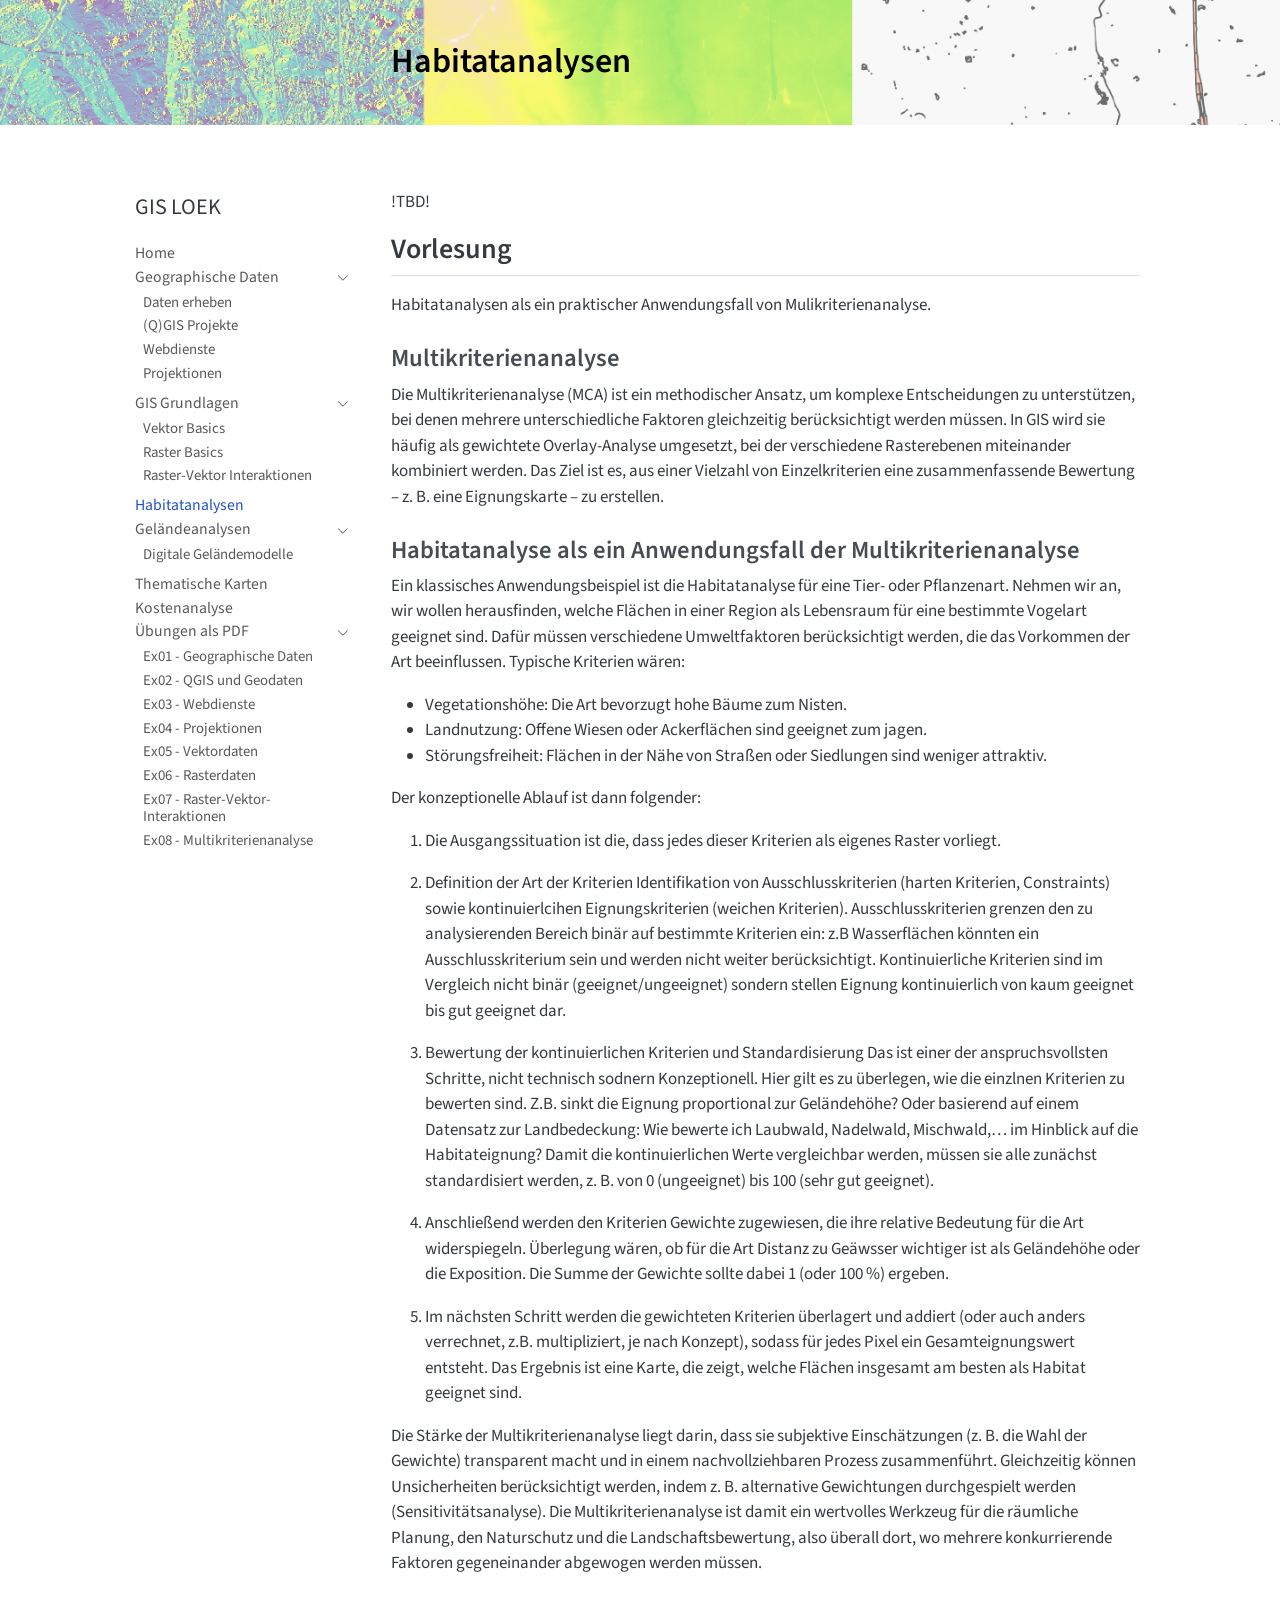
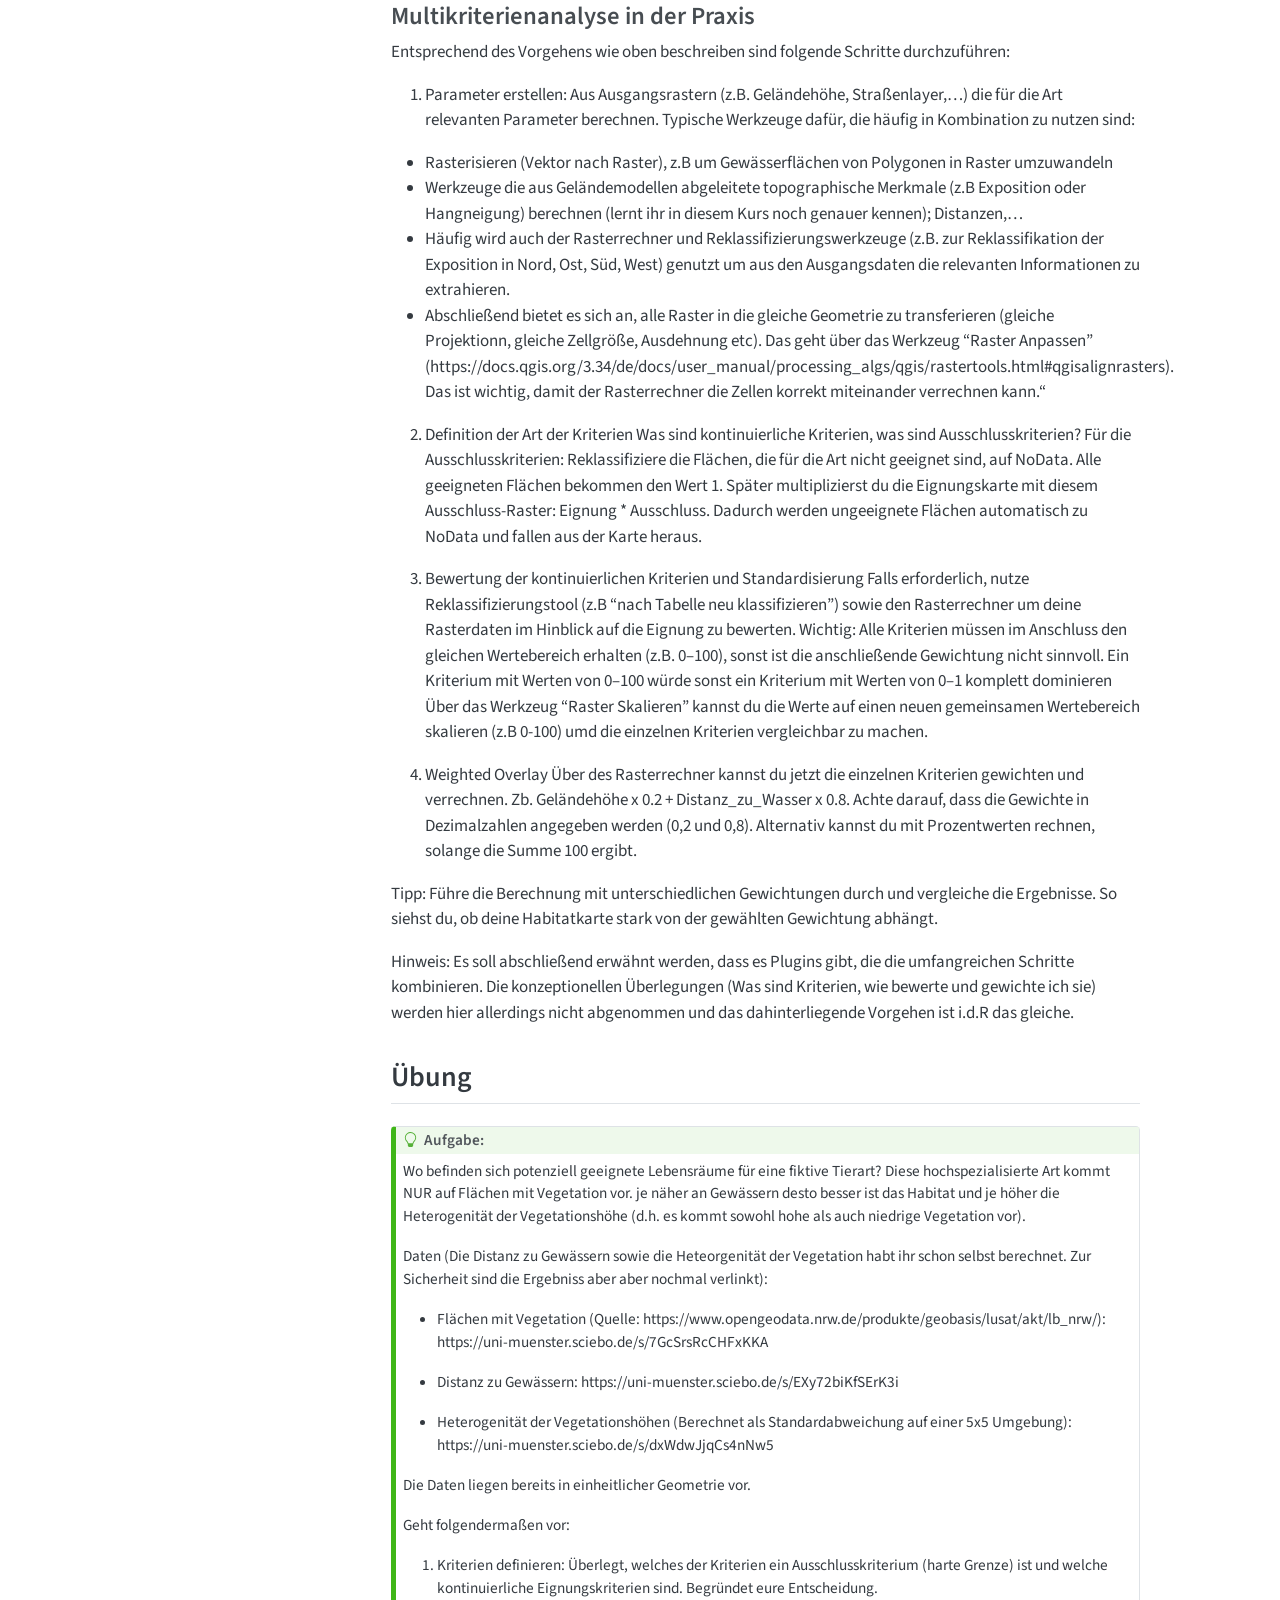
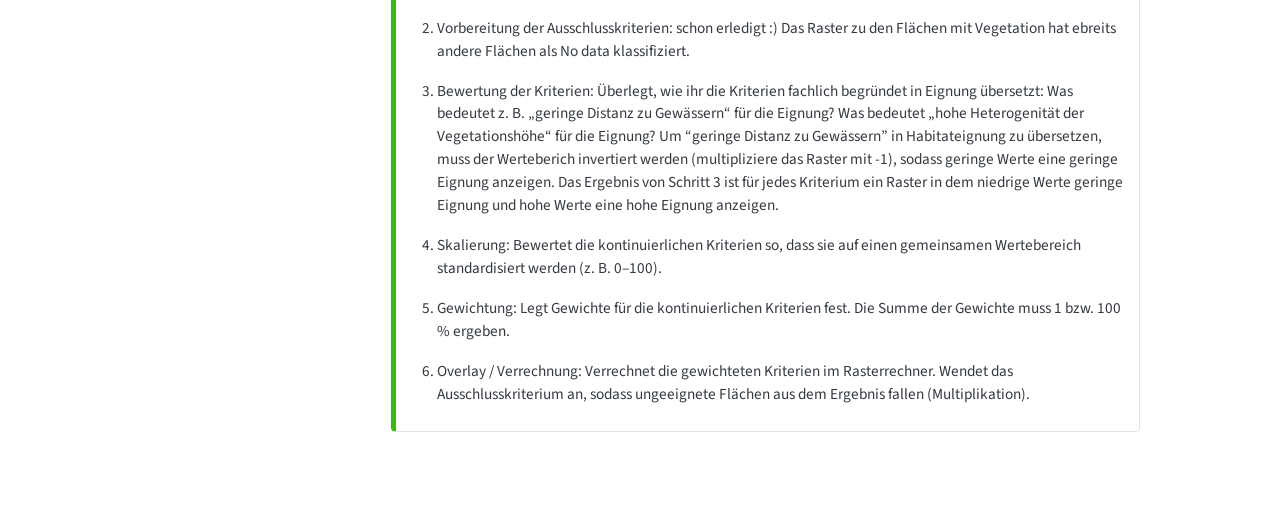
<file: docs/habitatanalysen.html>
<!DOCTYPE html>
<html xmlns="http://www.w3.org/1999/xhtml" lang="en" xml:lang="en"><head>

<meta charset="utf-8">
<meta name="generator" content="quarto-1.6.42">

<meta name="viewport" content="width=device-width, initial-scale=1.0, user-scalable=yes">


<title>Habitatanalysen – GIS LOEK</title>
<style>
code{white-space: pre-wrap;}
span.smallcaps{font-variant: small-caps;}
div.columns{display: flex; gap: min(4vw, 1.5em);}
div.column{flex: auto; overflow-x: auto;}
div.hanging-indent{margin-left: 1.5em; text-indent: -1.5em;}
ul.task-list{list-style: none;}
ul.task-list li input[type="checkbox"] {
  width: 0.8em;
  margin: 0 0.8em 0.2em -1em; /* quarto-specific, see https://github.com/quarto-dev/quarto-cli/issues/4556 */ 
  vertical-align: middle;
}
</style>


<script src="site_libs/quarto-nav/quarto-nav.js"></script>
<script src="site_libs/quarto-nav/headroom.min.js"></script>
<script src="site_libs/clipboard/clipboard.min.js"></script>
<script src="site_libs/quarto-search/autocomplete.umd.js"></script>
<script src="site_libs/quarto-search/fuse.min.js"></script>
<script src="site_libs/quarto-search/quarto-search.js"></script>
<meta name="quarto:offset" content="./">
<script src="site_libs/quarto-html/quarto.js"></script>
<script src="site_libs/quarto-html/popper.min.js"></script>
<script src="site_libs/quarto-html/tippy.umd.min.js"></script>
<script src="site_libs/quarto-html/anchor.min.js"></script>
<link href="site_libs/quarto-html/tippy.css" rel="stylesheet">
<link href="site_libs/quarto-html/quarto-syntax-highlighting-2f5df379a58b258e96c21c0638c20c03.css" rel="stylesheet" id="quarto-text-highlighting-styles">
<script src="site_libs/bootstrap/bootstrap.min.js"></script>
<link href="site_libs/bootstrap/bootstrap-icons.css" rel="stylesheet">
<link href="site_libs/bootstrap/bootstrap-6a843e73c7f45eadd9a50980ea80f983.min.css" rel="stylesheet" append-hash="true" id="quarto-bootstrap" data-mode="light">
<script id="quarto-search-options" type="application/json">{
  "location": "sidebar",
  "copy-button": false,
  "collapse-after": 3,
  "panel-placement": "start",
  "type": "textbox",
  "limit": 50,
  "keyboard-shortcut": [
    "f",
    "/",
    "s"
  ],
  "show-item-context": false,
  "language": {
    "search-no-results-text": "No results",
    "search-matching-documents-text": "matching documents",
    "search-copy-link-title": "Copy link to search",
    "search-hide-matches-text": "Hide additional matches",
    "search-more-match-text": "more match in this document",
    "search-more-matches-text": "more matches in this document",
    "search-clear-button-title": "Clear",
    "search-text-placeholder": "",
    "search-detached-cancel-button-title": "Cancel",
    "search-submit-button-title": "Submit",
    "search-label": "Search"
  }
}</script>
<style>

      .quarto-title-block .quarto-title-banner h1,
      .quarto-title-block .quarto-title-banner h2,
      .quarto-title-block .quarto-title-banner h3,
      .quarto-title-block .quarto-title-banner h4,
      .quarto-title-block .quarto-title-banner h5,
      .quarto-title-block .quarto-title-banner h6
      {
        color: black;
      }

      .quarto-title-block .quarto-title-banner {
        color: black;
background-image: url(assets/giskurs_header_s_t.png);
background-size: cover;
      }
</style>


<link rel="stylesheet" href="assets/style.css">
</head>

<body class="nav-sidebar floating fullcontent">

<div id="quarto-search-results"></div>
  <header id="quarto-header" class="headroom fixed-top quarto-banner">
  <nav class="quarto-secondary-nav">
    <div class="container-fluid d-flex">
      <button type="button" class="quarto-btn-toggle btn" data-bs-toggle="collapse" role="button" data-bs-target=".quarto-sidebar-collapse-item" aria-controls="quarto-sidebar" aria-expanded="false" aria-label="Toggle sidebar navigation" onclick="if (window.quartoToggleHeadroom) { window.quartoToggleHeadroom(); }">
        <i class="bi bi-layout-text-sidebar-reverse"></i>
      </button>
        <a class="flex-grow-1 no-decor" role="navigation" data-bs-toggle="collapse" data-bs-target=".quarto-sidebar-collapse-item" aria-controls="quarto-sidebar" aria-expanded="false" aria-label="Toggle sidebar navigation" onclick="if (window.quartoToggleHeadroom) { window.quartoToggleHeadroom(); }">      
          <h1 class="quarto-secondary-nav-title">Habitatanalysen</h1>
        </a>     
    </div>
  </nav>
</header>
<!-- content -->
<header id="title-block-header" class="quarto-title-block default page-columns page-full">
  <div class="quarto-title-banner page-columns page-full">
    <div class="quarto-title column-body">
      <h1 class="title d-none d-lg-block">Habitatanalysen</h1>
                      </div>
  </div>
    
  
  <div class="quarto-title-meta">

      
    
      
    </div>
    
  
  </header><div id="quarto-content" class="quarto-container page-columns page-rows-contents page-layout-article">
<!-- sidebar -->
  <nav id="quarto-sidebar" class="sidebar collapse collapse-horizontal quarto-sidebar-collapse-item sidebar-navigation floating overflow-auto">
    <div class="pt-lg-2 mt-2 text-left sidebar-header">
    <div class="sidebar-title mb-0 py-0">
      <a href="./">GIS LOEK</a> 
    </div>
      </div>
    <div class="sidebar-menu-container"> 
    <ul class="list-unstyled mt-1">
        <li class="sidebar-item">
  <div class="sidebar-item-container"> 
  <a href="./index.html" class="sidebar-item-text sidebar-link">
 <span class="menu-text">Home</span></a>
  </div>
</li>
        <li class="sidebar-item sidebar-item-section">
      <div class="sidebar-item-container"> 
            <a class="sidebar-item-text sidebar-link text-start" data-bs-toggle="collapse" data-bs-target="#quarto-sidebar-section-1" role="navigation" aria-expanded="true">
 <span class="menu-text">Geographische Daten</span></a>
          <a class="sidebar-item-toggle text-start" data-bs-toggle="collapse" data-bs-target="#quarto-sidebar-section-1" role="navigation" aria-expanded="true" aria-label="Toggle section">
            <i class="bi bi-chevron-right ms-2"></i>
          </a> 
      </div>
      <ul id="quarto-sidebar-section-1" class="collapse list-unstyled sidebar-section depth1 show">  
          <li class="sidebar-item">
  <div class="sidebar-item-container"> 
  <a href="./daten-erheben.html" class="sidebar-item-text sidebar-link">
 <span class="menu-text">Daten erheben</span></a>
  </div>
</li>
          <li class="sidebar-item">
  <div class="sidebar-item-container"> 
  <a href="./gis-projekte.html" class="sidebar-item-text sidebar-link">
 <span class="menu-text">(Q)GIS Projekte</span></a>
  </div>
</li>
          <li class="sidebar-item">
  <div class="sidebar-item-container"> 
  <a href="./webservices.html" class="sidebar-item-text sidebar-link">
 <span class="menu-text">Webdienste</span></a>
  </div>
</li>
          <li class="sidebar-item">
  <div class="sidebar-item-container"> 
  <a href="./projectionen.html" class="sidebar-item-text sidebar-link">
 <span class="menu-text">Projektionen</span></a>
  </div>
</li>
      </ul>
  </li>
        <li class="sidebar-item sidebar-item-section">
      <div class="sidebar-item-container"> 
            <a class="sidebar-item-text sidebar-link text-start" data-bs-toggle="collapse" data-bs-target="#quarto-sidebar-section-2" role="navigation" aria-expanded="true">
 <span class="menu-text">GIS Grundlagen</span></a>
          <a class="sidebar-item-toggle text-start" data-bs-toggle="collapse" data-bs-target="#quarto-sidebar-section-2" role="navigation" aria-expanded="true" aria-label="Toggle section">
            <i class="bi bi-chevron-right ms-2"></i>
          </a> 
      </div>
      <ul id="quarto-sidebar-section-2" class="collapse list-unstyled sidebar-section depth1 show">  
          <li class="sidebar-item">
  <div class="sidebar-item-container"> 
  <a href="./vector-basics.html" class="sidebar-item-text sidebar-link">
 <span class="menu-text">Vektor Basics</span></a>
  </div>
</li>
          <li class="sidebar-item">
  <div class="sidebar-item-container"> 
  <a href="./raster-basics.html" class="sidebar-item-text sidebar-link">
 <span class="menu-text">Raster Basics</span></a>
  </div>
</li>
          <li class="sidebar-item">
  <div class="sidebar-item-container"> 
  <a href="./raster-vector-basics.html" class="sidebar-item-text sidebar-link">
 <span class="menu-text">Raster-Vektor Interaktionen</span></a>
  </div>
</li>
      </ul>
  </li>
        <li class="sidebar-item">
  <div class="sidebar-item-container"> 
  <a href="./habitatanalysen.html" class="sidebar-item-text sidebar-link active">
 <span class="menu-text">Habitatanalysen</span></a>
  </div>
</li>
        <li class="sidebar-item sidebar-item-section">
      <div class="sidebar-item-container"> 
            <a class="sidebar-item-text sidebar-link text-start" data-bs-toggle="collapse" data-bs-target="#quarto-sidebar-section-3" role="navigation" aria-expanded="true">
 <span class="menu-text">Geländeanalysen</span></a>
          <a class="sidebar-item-toggle text-start" data-bs-toggle="collapse" data-bs-target="#quarto-sidebar-section-3" role="navigation" aria-expanded="true" aria-label="Toggle section">
            <i class="bi bi-chevron-right ms-2"></i>
          </a> 
      </div>
      <ul id="quarto-sidebar-section-3" class="collapse list-unstyled sidebar-section depth1 show">  
          <li class="sidebar-item">
  <div class="sidebar-item-container"> 
  <a href="./topography.html" class="sidebar-item-text sidebar-link">
 <span class="menu-text">Digitale Geländemodelle</span></a>
  </div>
</li>
      </ul>
  </li>
        <li class="sidebar-item">
  <div class="sidebar-item-container"> 
  <a href="./visualisierung.html" class="sidebar-item-text sidebar-link">
 <span class="menu-text">Thematische Karten</span></a>
  </div>
</li>
        <li class="sidebar-item">
  <div class="sidebar-item-container"> 
  <a href="./kostenanalyse.html" class="sidebar-item-text sidebar-link">
 <span class="menu-text">Kostenanalyse</span></a>
  </div>
</li>
        <li class="sidebar-item sidebar-item-section">
      <div class="sidebar-item-container"> 
            <a class="sidebar-item-text sidebar-link text-start" data-bs-toggle="collapse" data-bs-target="#quarto-sidebar-section-4" role="navigation" aria-expanded="true">
 <span class="menu-text">Übungen als PDF</span></a>
          <a class="sidebar-item-toggle text-start" data-bs-toggle="collapse" data-bs-target="#quarto-sidebar-section-4" role="navigation" aria-expanded="true" aria-label="Toggle section">
            <i class="bi bi-chevron-right ms-2"></i>
          </a> 
      </div>
      <ul id="quarto-sidebar-section-4" class="collapse list-unstyled sidebar-section depth1 show">  
          <li class="sidebar-item">
  <div class="sidebar-item-container"> 
  <a href="./exercises/ex01-geographische-daten.pdf" class="sidebar-item-text sidebar-link">
 <span class="menu-text">Ex01 - Geographische Daten</span></a>
  </div>
</li>
          <li class="sidebar-item">
  <div class="sidebar-item-container"> 
  <a href="./exercises/ex02-datenformate.pdf" class="sidebar-item-text sidebar-link">
 <span class="menu-text">Ex02 - QGIS und Geodaten</span></a>
  </div>
</li>
          <li class="sidebar-item">
  <div class="sidebar-item-container"> 
  <a href="./exercises/ex03-webdienste.pdf" class="sidebar-item-text sidebar-link">
 <span class="menu-text">Ex03 - Webdienste</span></a>
  </div>
</li>
          <li class="sidebar-item">
  <div class="sidebar-item-container"> 
  <a href="./exercises/ex04-projektionen.pdf" class="sidebar-item-text sidebar-link">
 <span class="menu-text">Ex04 - Projektionen</span></a>
  </div>
</li>
          <li class="sidebar-item">
  <div class="sidebar-item-container"> 
  <a href="./exercises/ex05-vektor.pdf" class="sidebar-item-text sidebar-link">
 <span class="menu-text">Ex05 - Vektordaten</span></a>
  </div>
</li>
          <li class="sidebar-item">
  <div class="sidebar-item-container"> 
  <a href="./exercises/ex06-raster.pdf" class="sidebar-item-text sidebar-link">
 <span class="menu-text">Ex06 - Rasterdaten</span></a>
  </div>
</li>
          <li class="sidebar-item">
  <div class="sidebar-item-container"> 
  <a href="./exercises/ex07-raster_vector.pdf" class="sidebar-item-text sidebar-link">
 <span class="menu-text">Ex07 - Raster-Vektor-Interaktionen</span></a>
  </div>
</li>
          <li class="sidebar-item">
  <div class="sidebar-item-container"> 
  <a href="./exercises/ex08-Habitatanalyse.pdf" class="sidebar-item-text sidebar-link">
 <span class="menu-text">Ex08 - Multikriterienanalyse</span></a>
  </div>
</li>
      </ul>
  </li>
    </ul>
    </div>
</nav>
<div id="quarto-sidebar-glass" class="quarto-sidebar-collapse-item" data-bs-toggle="collapse" data-bs-target=".quarto-sidebar-collapse-item"></div>
<!-- margin-sidebar -->
    
<!-- main -->
<main class="content quarto-banner-title-block" id="quarto-document-content">





<p>!TBD!</p>
<section id="vorlesung" class="level2">
<h2 class="anchored" data-anchor-id="vorlesung">Vorlesung</h2>
<p>Habitatanalysen als ein praktischer Anwendungsfall von Mulikriterienanalyse.</p>
<section id="multikriterienanalyse" class="level3">
<h3 class="anchored" data-anchor-id="multikriterienanalyse">Multikriterienanalyse</h3>
<p>Die Multikriterienanalyse (MCA) ist ein methodischer Ansatz, um komplexe Entscheidungen zu unterstützen, bei denen mehrere unterschiedliche Faktoren gleichzeitig berücksichtigt werden müssen. In GIS wird sie häufig als gewichtete Overlay-Analyse umgesetzt, bei der verschiedene Rasterebenen miteinander kombiniert werden. Das Ziel ist es, aus einer Vielzahl von Einzelkriterien eine zusammenfassende Bewertung – z. B. eine Eignungskarte – zu erstellen.</p>
</section>
<section id="habitatanalyse-als-ein-anwendungsfall-der-multikriterienanalyse" class="level3">
<h3 class="anchored" data-anchor-id="habitatanalyse-als-ein-anwendungsfall-der-multikriterienanalyse">Habitatanalyse als ein Anwendungsfall der Multikriterienanalyse</h3>
<p>Ein klassisches Anwendungsbeispiel ist die Habitatanalyse für eine Tier- oder Pflanzenart. Nehmen wir an, wir wollen herausfinden, welche Flächen in einer Region als Lebensraum für eine bestimmte Vogelart geeignet sind. Dafür müssen verschiedene Umweltfaktoren berücksichtigt werden, die das Vorkommen der Art beeinflussen. Typische Kriterien wären:</p>
<ul>
<li>Vegetationshöhe: Die Art bevorzugt hohe Bäume zum Nisten.</li>
<li>Landnutzung: Offene Wiesen oder Ackerflächen sind geeignet zum jagen.</li>
<li>Störungsfreiheit: Flächen in der Nähe von Straßen oder Siedlungen sind weniger attraktiv.</li>
</ul>
<p>Der konzeptionelle Ablauf ist dann folgender:</p>
<ol type="1">
<li><p>Die Ausgangssituation ist die, dass jedes dieser Kriterien als eigenes Raster vorliegt.</p></li>
<li><p>Definition der Art der Kriterien Identifikation von Ausschlusskriterien (harten Kriterien, Constraints) sowie kontinuierlcihen Eignungskriterien (weichen Kriterien). Ausschlusskriterien grenzen den zu analysierenden Bereich binär auf bestimmte Kriterien ein: z.B Wasserflächen könnten ein Ausschlusskriterium sein und werden nicht weiter berücksichtigt. Kontinuierliche Kriterien sind im Vergleich nicht binär (geeignet/ungeeignet) sondern stellen Eignung kontinuierlich von kaum geeignet bis gut geeignet dar.</p></li>
<li><p>Bewertung der kontinuierlichen Kriterien und Standardisierung Das ist einer der anspruchsvollsten Schritte, nicht technisch sodnern Konzeptionell. Hier gilt es zu überlegen, wie die einzlnen Kriterien zu bewerten sind. Z.B. sinkt die Eignung proportional zur Geländehöhe? Oder basierend auf einem Datensatz zur Landbedeckung: Wie bewerte ich Laubwald, Nadelwald, Mischwald,… im Hinblick auf die Habitateignung? Damit die kontinuierlichen Werte vergleichbar werden, müssen sie alle zunächst standardisiert werden, z. B. von 0 (ungeeignet) bis 100 (sehr gut geeignet).</p></li>
<li><p>Anschließend werden den Kriterien Gewichte zugewiesen, die ihre relative Bedeutung für die Art widerspiegeln. Überlegung wären, ob für die Art Distanz zu Geäwsser wichtiger ist als Geländehöhe oder die Exposition. Die Summe der Gewichte sollte dabei 1 (oder 100 %) ergeben.</p></li>
<li><p>Im nächsten Schritt werden die gewichteten Kriterien überlagert und addiert (oder auch anders verrechnet, z.B. multipliziert, je nach Konzept), sodass für jedes Pixel ein Gesamteignungswert entsteht. Das Ergebnis ist eine Karte, die zeigt, welche Flächen insgesamt am besten als Habitat geeignet sind.</p></li>
</ol>
<p>Die Stärke der Multikriterienanalyse liegt darin, dass sie subjektive Einschätzungen (z. B. die Wahl der Gewichte) transparent macht und in einem nachvollziehbaren Prozess zusammenführt. Gleichzeitig können Unsicherheiten berücksichtigt werden, indem z. B. alternative Gewichtungen durchgespielt werden (Sensitivitätsanalyse). Die Multikriterienanalyse ist damit ein wertvolles Werkzeug für die räumliche Planung, den Naturschutz und die Landschaftsbewertung, also überall dort, wo mehrere konkurrierende Faktoren gegeneinander abgewogen werden müssen.</p>
</section>
<section id="multikriterienanalyse-in-der-praxis" class="level3">
<h3 class="anchored" data-anchor-id="multikriterienanalyse-in-der-praxis">Multikriterienanalyse in der Praxis</h3>
<p>Entsprechend des Vorgehens wie oben beschreiben sind folgende Schritte durchzuführen:</p>
<ol type="1">
<li>Parameter erstellen: Aus Ausgangsrastern (z.B. Geländehöhe, Straßenlayer,…) die für die Art relevanten Parameter berechnen. Typische Werkzeuge dafür, die häufig in Kombination zu nutzen sind:</li>
</ol>
<ul>
<li>Rasterisieren (Vektor nach Raster), z.B um Gewässerflächen von Polygonen in Raster umzuwandeln</li>
<li>Werkzeuge die aus Geländemodellen abgeleitete topographische Merkmale (z.B Exposition oder Hangneigung) berechnen (lernt ihr in diesem Kurs noch genauer kennen); Distanzen,…</li>
<li>Häufig wird auch der Rasterrechner und Reklassifizierungswerkzeuge (z.B. zur Reklassifikation der Exposition in Nord, Ost, Süd, West) genutzt um aus den Ausgangsdaten die relevanten Informationen zu extrahieren.</li>
<li>Abschließend bietet es sich an, alle Raster in die gleiche Geometrie zu transferieren (gleiche Projektionn, gleiche Zellgröße, Ausdehnung etc). Das geht über das Werkzeug “Raster Anpassen” (https://docs.qgis.org/3.34/de/docs/user_manual/processing_algs/qgis/rastertools.html#qgisalignrasters). Das ist wichtig, damit der Rasterrechner die Zellen korrekt miteinander verrechnen kann.“</li>
</ul>
<ol start="2" type="1">
<li><p>Definition der Art der Kriterien Was sind kontinuierliche Kriterien, was sind Ausschlusskriterien? Für die Ausschlusskriterien: Reklassifiziere die Flächen, die für die Art nicht geeignet sind, auf NoData. Alle geeigneten Flächen bekommen den Wert 1. Später multiplizierst du die Eignungskarte mit diesem Ausschluss-Raster: Eignung * Ausschluss. Dadurch werden ungeeignete Flächen automatisch zu NoData und fallen aus der Karte heraus.</p></li>
<li><p>Bewertung der kontinuierlichen Kriterien und Standardisierung Falls erforderlich, nutze Reklassifizierungstool (z.B “nach Tabelle neu klassifizieren”) sowie den Rasterrechner um deine Rasterdaten im Hinblick auf die Eignung zu bewerten. Wichtig: Alle Kriterien müssen im Anschluss den gleichen Wertebereich erhalten (z.B. 0–100), sonst ist die anschließende Gewichtung nicht sinnvoll. Ein Kriterium mit Werten von 0–100 würde sonst ein Kriterium mit Werten von 0–1 komplett dominieren Über das Werkzeug “Raster Skalieren” kannst du die Werte auf einen neuen gemeinsamen Wertebereich skalieren (z.B 0-100) umd die einzelnen Kriterien vergleichbar zu machen.</p></li>
<li><p>Weighted Overlay Über des Rasterrechner kannst du jetzt die einzelnen Kriterien gewichten und verrechnen. Zb. Geländehöhe x 0.2 + Distanz_zu_Wasser x 0.8. Achte darauf, dass die Gewichte in Dezimalzahlen angegeben werden (0,2 und 0,8). Alternativ kannst du mit Prozentwerten rechnen, solange die Summe 100 ergibt.</p></li>
</ol>
<p>Tipp: Führe die Berechnung mit unterschiedlichen Gewichtungen durch und vergleiche die Ergebnisse. So siehst du, ob deine Habitatkarte stark von der gewählten Gewichtung abhängt.</p>
<p>Hinweis: Es soll abschließend erwähnt werden, dass es Plugins gibt, die die umfangreichen Schritte kombinieren. Die konzeptionellen Überlegungen (Was sind Kriterien, wie bewerte und gewichte ich sie) werden hier allerdings nicht abgenommen und das dahinterliegende Vorgehen ist i.d.R das gleiche.</p>
</section>
</section>
<section id="übung" class="level2">
<h2 class="anchored" data-anchor-id="übung">Übung</h2>
<div class="callout callout-style-default callout-tip callout-titled">
<div class="callout-header d-flex align-content-center">
<div class="callout-icon-container">
<i class="callout-icon"></i>
</div>
<div class="callout-title-container flex-fill">
Aufgabe:
</div>
</div>
<div class="callout-body-container callout-body">
<p>Wo befinden sich potenziell geeignete Lebensräume für eine fiktive Tierart? Diese hochspezialisierte Art kommt NUR auf Flächen mit Vegetation vor. je näher an Gewässern desto besser ist das Habitat und je höher die Heterogenität der Vegetationshöhe (d.h. es kommt sowohl hohe als auch niedrige Vegetation vor).</p>
<p>Daten (Die Distanz zu Gewässern sowie die Heteorgenität der Vegetation habt ihr schon selbst berechnet. Zur Sicherheit sind die Ergebniss aber aber nochmal verlinkt):</p>
<ul>
<li><p>Flächen mit Vegetation (Quelle: https://www.opengeodata.nrw.de/produkte/geobasis/lusat/akt/lb_nrw/): https://uni-muenster.sciebo.de/s/7GcSrsRcCHFxKKA</p></li>
<li><p>Distanz zu Gewässern: https://uni-muenster.sciebo.de/s/EXy72biKfSErK3i</p></li>
<li><p>Heterogenität der Vegetationshöhen (Berechnet als Standardabweichung auf einer 5x5 Umgebung): https://uni-muenster.sciebo.de/s/dxWdwJjqCs4nNw5</p></li>
</ul>
<p>Die Daten liegen bereits in einheitlicher Geometrie vor.</p>
<p>Geht folgendermaßen vor:</p>
<ol type="1">
<li><p>Kriterien definieren: Überlegt, welches der Kriterien ein Ausschlusskriterium (harte Grenze) ist und welche kontinuierliche Eignungskriterien sind. Begründet eure Entscheidung.</p></li>
<li><p>Vorbereitung der Ausschlusskriterien: schon erledigt :) Das Raster zu den Flächen mit Vegetation hat ebreits andere Flächen als No data klassifiziert.</p></li>
<li><p>Bewertung der Kriterien: Überlegt, wie ihr die Kriterien fachlich begründet in Eignung übersetzt: Was bedeutet z. B. „geringe Distanz zu Gewässern“ für die Eignung? Was bedeutet „hohe Heterogenität der Vegetationshöhe“ für die Eignung? Um “geringe Distanz zu Gewässern” in Habitateignung zu übersetzen, muss der Werteberich invertiert werden (multipliziere das Raster mit -1), sodass geringe Werte eine geringe Eignung anzeigen. Das Ergebnis von Schritt 3 ist für jedes Kriterium ein Raster in dem niedrige Werte geringe Eignung und hohe Werte eine hohe Eignung anzeigen.</p></li>
<li><p>Skalierung: Bewertet die kontinuierlichen Kriterien so, dass sie auf einen gemeinsamen Wertebereich standardisiert werden (z. B. 0–100).</p></li>
<li><p>Gewichtung: Legt Gewichte für die kontinuierlichen Kriterien fest. Die Summe der Gewichte muss 1 bzw. 100 % ergeben.</p></li>
<li><p>Overlay / Verrechnung: Verrechnet die gewichteten Kriterien im Rasterrechner. Wendet das Ausschlusskriterium an, sodass ungeeignete Flächen aus dem Ergebnis fallen (Multiplikation).</p></li>
</ol>
</div>
</div>


</section>

</main> <!-- /main -->
<script id="quarto-html-after-body" type="application/javascript">
window.document.addEventListener("DOMContentLoaded", function (event) {
  const toggleBodyColorMode = (bsSheetEl) => {
    const mode = bsSheetEl.getAttribute("data-mode");
    const bodyEl = window.document.querySelector("body");
    if (mode === "dark") {
      bodyEl.classList.add("quarto-dark");
      bodyEl.classList.remove("quarto-light");
    } else {
      bodyEl.classList.add("quarto-light");
      bodyEl.classList.remove("quarto-dark");
    }
  }
  const toggleBodyColorPrimary = () => {
    const bsSheetEl = window.document.querySelector("link#quarto-bootstrap");
    if (bsSheetEl) {
      toggleBodyColorMode(bsSheetEl);
    }
  }
  toggleBodyColorPrimary();  
  const icon = "";
  const anchorJS = new window.AnchorJS();
  anchorJS.options = {
    placement: 'right',
    icon: icon
  };
  anchorJS.add('.anchored');
  const isCodeAnnotation = (el) => {
    for (const clz of el.classList) {
      if (clz.startsWith('code-annotation-')) {                     
        return true;
      }
    }
    return false;
  }
  const onCopySuccess = function(e) {
    // button target
    const button = e.trigger;
    // don't keep focus
    button.blur();
    // flash "checked"
    button.classList.add('code-copy-button-checked');
    var currentTitle = button.getAttribute("title");
    button.setAttribute("title", "Copied!");
    let tooltip;
    if (window.bootstrap) {
      button.setAttribute("data-bs-toggle", "tooltip");
      button.setAttribute("data-bs-placement", "left");
      button.setAttribute("data-bs-title", "Copied!");
      tooltip = new bootstrap.Tooltip(button, 
        { trigger: "manual", 
          customClass: "code-copy-button-tooltip",
          offset: [0, -8]});
      tooltip.show();    
    }
    setTimeout(function() {
      if (tooltip) {
        tooltip.hide();
        button.removeAttribute("data-bs-title");
        button.removeAttribute("data-bs-toggle");
        button.removeAttribute("data-bs-placement");
      }
      button.setAttribute("title", currentTitle);
      button.classList.remove('code-copy-button-checked');
    }, 1000);
    // clear code selection
    e.clearSelection();
  }
  const getTextToCopy = function(trigger) {
      const codeEl = trigger.previousElementSibling.cloneNode(true);
      for (const childEl of codeEl.children) {
        if (isCodeAnnotation(childEl)) {
          childEl.remove();
        }
      }
      return codeEl.innerText;
  }
  const clipboard = new window.ClipboardJS('.code-copy-button:not([data-in-quarto-modal])', {
    text: getTextToCopy
  });
  clipboard.on('success', onCopySuccess);
  if (window.document.getElementById('quarto-embedded-source-code-modal')) {
    const clipboardModal = new window.ClipboardJS('.code-copy-button[data-in-quarto-modal]', {
      text: getTextToCopy,
      container: window.document.getElementById('quarto-embedded-source-code-modal')
    });
    clipboardModal.on('success', onCopySuccess);
  }
    var localhostRegex = new RegExp(/^(?:http|https):\/\/localhost\:?[0-9]*\//);
    var mailtoRegex = new RegExp(/^mailto:/);
      var filterRegex = new RegExp('/' + window.location.host + '/');
    var isInternal = (href) => {
        return filterRegex.test(href) || localhostRegex.test(href) || mailtoRegex.test(href);
    }
    // Inspect non-navigation links and adorn them if external
 	var links = window.document.querySelectorAll('a[href]:not(.nav-link):not(.navbar-brand):not(.toc-action):not(.sidebar-link):not(.sidebar-item-toggle):not(.pagination-link):not(.no-external):not([aria-hidden]):not(.dropdown-item):not(.quarto-navigation-tool):not(.about-link)');
    for (var i=0; i<links.length; i++) {
      const link = links[i];
      if (!isInternal(link.href)) {
        // undo the damage that might have been done by quarto-nav.js in the case of
        // links that we want to consider external
        if (link.dataset.originalHref !== undefined) {
          link.href = link.dataset.originalHref;
        }
      }
    }
  function tippyHover(el, contentFn, onTriggerFn, onUntriggerFn) {
    const config = {
      allowHTML: true,
      maxWidth: 500,
      delay: 100,
      arrow: false,
      appendTo: function(el) {
          return el.parentElement;
      },
      interactive: true,
      interactiveBorder: 10,
      theme: 'quarto',
      placement: 'bottom-start',
    };
    if (contentFn) {
      config.content = contentFn;
    }
    if (onTriggerFn) {
      config.onTrigger = onTriggerFn;
    }
    if (onUntriggerFn) {
      config.onUntrigger = onUntriggerFn;
    }
    window.tippy(el, config); 
  }
  const noterefs = window.document.querySelectorAll('a[role="doc-noteref"]');
  for (var i=0; i<noterefs.length; i++) {
    const ref = noterefs[i];
    tippyHover(ref, function() {
      // use id or data attribute instead here
      let href = ref.getAttribute('data-footnote-href') || ref.getAttribute('href');
      try { href = new URL(href).hash; } catch {}
      const id = href.replace(/^#\/?/, "");
      const note = window.document.getElementById(id);
      if (note) {
        return note.innerHTML;
      } else {
        return "";
      }
    });
  }
  const xrefs = window.document.querySelectorAll('a.quarto-xref');
  const processXRef = (id, note) => {
    // Strip column container classes
    const stripColumnClz = (el) => {
      el.classList.remove("page-full", "page-columns");
      if (el.children) {
        for (const child of el.children) {
          stripColumnClz(child);
        }
      }
    }
    stripColumnClz(note)
    if (id === null || id.startsWith('sec-')) {
      // Special case sections, only their first couple elements
      const container = document.createElement("div");
      if (note.children && note.children.length > 2) {
        container.appendChild(note.children[0].cloneNode(true));
        for (let i = 1; i < note.children.length; i++) {
          const child = note.children[i];
          if (child.tagName === "P" && child.innerText === "") {
            continue;
          } else {
            container.appendChild(child.cloneNode(true));
            break;
          }
        }
        if (window.Quarto?.typesetMath) {
          window.Quarto.typesetMath(container);
        }
        return container.innerHTML
      } else {
        if (window.Quarto?.typesetMath) {
          window.Quarto.typesetMath(note);
        }
        return note.innerHTML;
      }
    } else {
      // Remove any anchor links if they are present
      const anchorLink = note.querySelector('a.anchorjs-link');
      if (anchorLink) {
        anchorLink.remove();
      }
      if (window.Quarto?.typesetMath) {
        window.Quarto.typesetMath(note);
      }
      if (note.classList.contains("callout")) {
        return note.outerHTML;
      } else {
        return note.innerHTML;
      }
    }
  }
  for (var i=0; i<xrefs.length; i++) {
    const xref = xrefs[i];
    tippyHover(xref, undefined, function(instance) {
      instance.disable();
      let url = xref.getAttribute('href');
      let hash = undefined; 
      if (url.startsWith('#')) {
        hash = url;
      } else {
        try { hash = new URL(url).hash; } catch {}
      }
      if (hash) {
        const id = hash.replace(/^#\/?/, "");
        const note = window.document.getElementById(id);
        if (note !== null) {
          try {
            const html = processXRef(id, note.cloneNode(true));
            instance.setContent(html);
          } finally {
            instance.enable();
            instance.show();
          }
        } else {
          // See if we can fetch this
          fetch(url.split('#')[0])
          .then(res => res.text())
          .then(html => {
            const parser = new DOMParser();
            const htmlDoc = parser.parseFromString(html, "text/html");
            const note = htmlDoc.getElementById(id);
            if (note !== null) {
              const html = processXRef(id, note);
              instance.setContent(html);
            } 
          }).finally(() => {
            instance.enable();
            instance.show();
          });
        }
      } else {
        // See if we can fetch a full url (with no hash to target)
        // This is a special case and we should probably do some content thinning / targeting
        fetch(url)
        .then(res => res.text())
        .then(html => {
          const parser = new DOMParser();
          const htmlDoc = parser.parseFromString(html, "text/html");
          const note = htmlDoc.querySelector('main.content');
          if (note !== null) {
            // This should only happen for chapter cross references
            // (since there is no id in the URL)
            // remove the first header
            if (note.children.length > 0 && note.children[0].tagName === "HEADER") {
              note.children[0].remove();
            }
            const html = processXRef(null, note);
            instance.setContent(html);
          } 
        }).finally(() => {
          instance.enable();
          instance.show();
        });
      }
    }, function(instance) {
    });
  }
      let selectedAnnoteEl;
      const selectorForAnnotation = ( cell, annotation) => {
        let cellAttr = 'data-code-cell="' + cell + '"';
        let lineAttr = 'data-code-annotation="' +  annotation + '"';
        const selector = 'span[' + cellAttr + '][' + lineAttr + ']';
        return selector;
      }
      const selectCodeLines = (annoteEl) => {
        const doc = window.document;
        const targetCell = annoteEl.getAttribute("data-target-cell");
        const targetAnnotation = annoteEl.getAttribute("data-target-annotation");
        const annoteSpan = window.document.querySelector(selectorForAnnotation(targetCell, targetAnnotation));
        const lines = annoteSpan.getAttribute("data-code-lines").split(",");
        const lineIds = lines.map((line) => {
          return targetCell + "-" + line;
        })
        let top = null;
        let height = null;
        let parent = null;
        if (lineIds.length > 0) {
            //compute the position of the single el (top and bottom and make a div)
            const el = window.document.getElementById(lineIds[0]);
            top = el.offsetTop;
            height = el.offsetHeight;
            parent = el.parentElement.parentElement;
          if (lineIds.length > 1) {
            const lastEl = window.document.getElementById(lineIds[lineIds.length - 1]);
            const bottom = lastEl.offsetTop + lastEl.offsetHeight;
            height = bottom - top;
          }
          if (top !== null && height !== null && parent !== null) {
            // cook up a div (if necessary) and position it 
            let div = window.document.getElementById("code-annotation-line-highlight");
            if (div === null) {
              div = window.document.createElement("div");
              div.setAttribute("id", "code-annotation-line-highlight");
              div.style.position = 'absolute';
              parent.appendChild(div);
            }
            div.style.top = top - 2 + "px";
            div.style.height = height + 4 + "px";
            div.style.left = 0;
            let gutterDiv = window.document.getElementById("code-annotation-line-highlight-gutter");
            if (gutterDiv === null) {
              gutterDiv = window.document.createElement("div");
              gutterDiv.setAttribute("id", "code-annotation-line-highlight-gutter");
              gutterDiv.style.position = 'absolute';
              const codeCell = window.document.getElementById(targetCell);
              const gutter = codeCell.querySelector('.code-annotation-gutter');
              gutter.appendChild(gutterDiv);
            }
            gutterDiv.style.top = top - 2 + "px";
            gutterDiv.style.height = height + 4 + "px";
          }
          selectedAnnoteEl = annoteEl;
        }
      };
      const unselectCodeLines = () => {
        const elementsIds = ["code-annotation-line-highlight", "code-annotation-line-highlight-gutter"];
        elementsIds.forEach((elId) => {
          const div = window.document.getElementById(elId);
          if (div) {
            div.remove();
          }
        });
        selectedAnnoteEl = undefined;
      };
        // Handle positioning of the toggle
    window.addEventListener(
      "resize",
      throttle(() => {
        elRect = undefined;
        if (selectedAnnoteEl) {
          selectCodeLines(selectedAnnoteEl);
        }
      }, 10)
    );
    function throttle(fn, ms) {
    let throttle = false;
    let timer;
      return (...args) => {
        if(!throttle) { // first call gets through
            fn.apply(this, args);
            throttle = true;
        } else { // all the others get throttled
            if(timer) clearTimeout(timer); // cancel #2
            timer = setTimeout(() => {
              fn.apply(this, args);
              timer = throttle = false;
            }, ms);
        }
      };
    }
      // Attach click handler to the DT
      const annoteDls = window.document.querySelectorAll('dt[data-target-cell]');
      for (const annoteDlNode of annoteDls) {
        annoteDlNode.addEventListener('click', (event) => {
          const clickedEl = event.target;
          if (clickedEl !== selectedAnnoteEl) {
            unselectCodeLines();
            const activeEl = window.document.querySelector('dt[data-target-cell].code-annotation-active');
            if (activeEl) {
              activeEl.classList.remove('code-annotation-active');
            }
            selectCodeLines(clickedEl);
            clickedEl.classList.add('code-annotation-active');
          } else {
            // Unselect the line
            unselectCodeLines();
            clickedEl.classList.remove('code-annotation-active');
          }
        });
      }
  const findCites = (el) => {
    const parentEl = el.parentElement;
    if (parentEl) {
      const cites = parentEl.dataset.cites;
      if (cites) {
        return {
          el,
          cites: cites.split(' ')
        };
      } else {
        return findCites(el.parentElement)
      }
    } else {
      return undefined;
    }
  };
  var bibliorefs = window.document.querySelectorAll('a[role="doc-biblioref"]');
  for (var i=0; i<bibliorefs.length; i++) {
    const ref = bibliorefs[i];
    const citeInfo = findCites(ref);
    if (citeInfo) {
      tippyHover(citeInfo.el, function() {
        var popup = window.document.createElement('div');
        citeInfo.cites.forEach(function(cite) {
          var citeDiv = window.document.createElement('div');
          citeDiv.classList.add('hanging-indent');
          citeDiv.classList.add('csl-entry');
          var biblioDiv = window.document.getElementById('ref-' + cite);
          if (biblioDiv) {
            citeDiv.innerHTML = biblioDiv.innerHTML;
          }
          popup.appendChild(citeDiv);
        });
        return popup.innerHTML;
      });
    }
  }
});
</script>
</div> <!-- /content -->




</body></html>
</file>
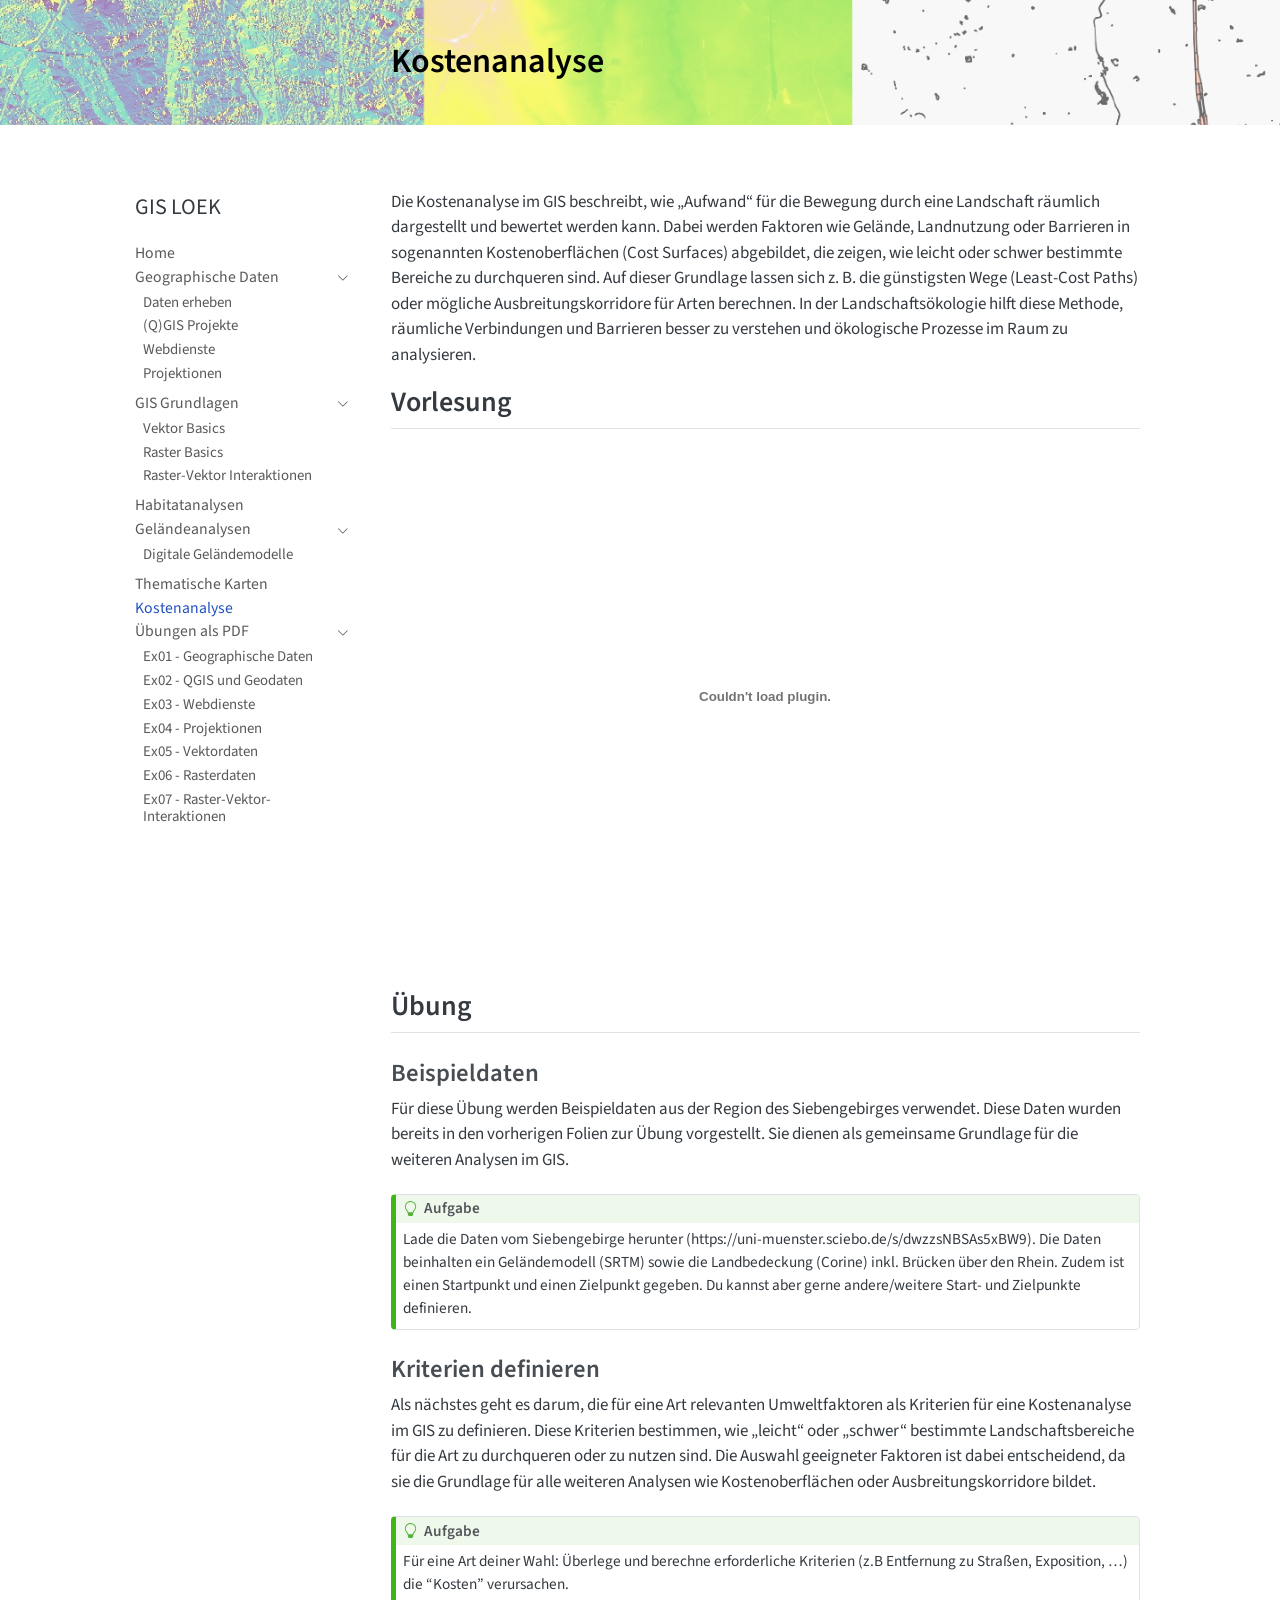
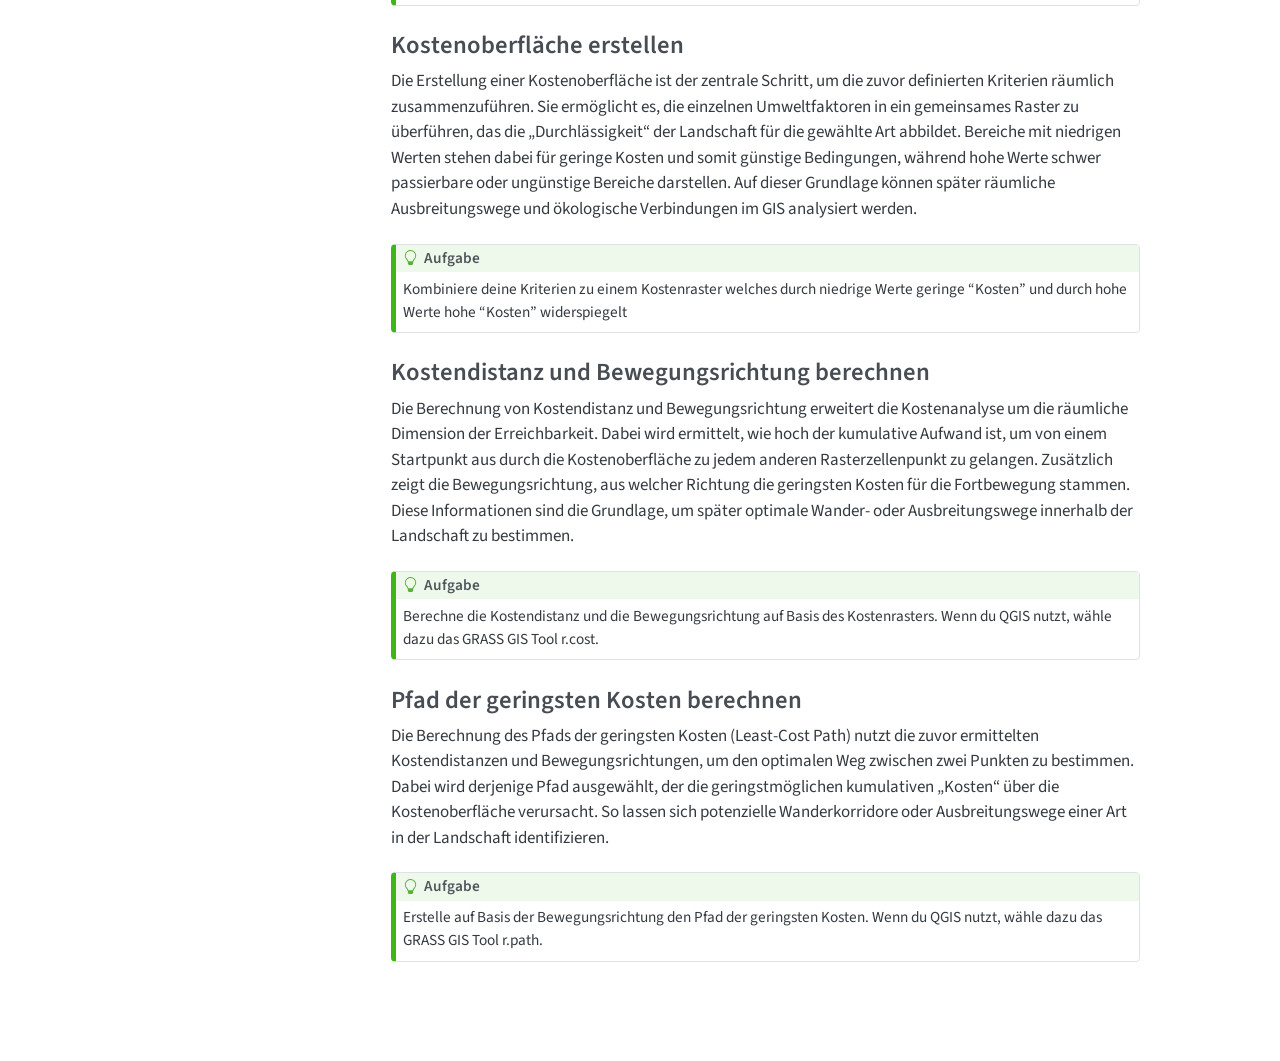
<file: docs/kostenanalyse.html>
<!DOCTYPE html>
<html xmlns="http://www.w3.org/1999/xhtml" lang="en" xml:lang="en"><head>

<meta charset="utf-8">
<meta name="generator" content="quarto-1.6.42">

<meta name="viewport" content="width=device-width, initial-scale=1.0, user-scalable=yes">


<title>Kostenanalyse – GIS LOEK</title>
<style>
code{white-space: pre-wrap;}
span.smallcaps{font-variant: small-caps;}
div.columns{display: flex; gap: min(4vw, 1.5em);}
div.column{flex: auto; overflow-x: auto;}
div.hanging-indent{margin-left: 1.5em; text-indent: -1.5em;}
ul.task-list{list-style: none;}
ul.task-list li input[type="checkbox"] {
  width: 0.8em;
  margin: 0 0.8em 0.2em -1em; /* quarto-specific, see https://github.com/quarto-dev/quarto-cli/issues/4556 */ 
  vertical-align: middle;
}
</style>


<script src="site_libs/quarto-nav/quarto-nav.js"></script>
<script src="site_libs/quarto-nav/headroom.min.js"></script>
<script src="site_libs/clipboard/clipboard.min.js"></script>
<script src="site_libs/quarto-search/autocomplete.umd.js"></script>
<script src="site_libs/quarto-search/fuse.min.js"></script>
<script src="site_libs/quarto-search/quarto-search.js"></script>
<meta name="quarto:offset" content="./">
<script src="site_libs/quarto-html/quarto.js"></script>
<script src="site_libs/quarto-html/popper.min.js"></script>
<script src="site_libs/quarto-html/tippy.umd.min.js"></script>
<script src="site_libs/quarto-html/anchor.min.js"></script>
<link href="site_libs/quarto-html/tippy.css" rel="stylesheet">
<link href="site_libs/quarto-html/quarto-syntax-highlighting-2f5df379a58b258e96c21c0638c20c03.css" rel="stylesheet" id="quarto-text-highlighting-styles">
<script src="site_libs/bootstrap/bootstrap.min.js"></script>
<link href="site_libs/bootstrap/bootstrap-icons.css" rel="stylesheet">
<link href="site_libs/bootstrap/bootstrap-6a843e73c7f45eadd9a50980ea80f983.min.css" rel="stylesheet" append-hash="true" id="quarto-bootstrap" data-mode="light">
<script id="quarto-search-options" type="application/json">{
  "location": "sidebar",
  "copy-button": false,
  "collapse-after": 3,
  "panel-placement": "start",
  "type": "textbox",
  "limit": 50,
  "keyboard-shortcut": [
    "f",
    "/",
    "s"
  ],
  "show-item-context": false,
  "language": {
    "search-no-results-text": "No results",
    "search-matching-documents-text": "matching documents",
    "search-copy-link-title": "Copy link to search",
    "search-hide-matches-text": "Hide additional matches",
    "search-more-match-text": "more match in this document",
    "search-more-matches-text": "more matches in this document",
    "search-clear-button-title": "Clear",
    "search-text-placeholder": "",
    "search-detached-cancel-button-title": "Cancel",
    "search-submit-button-title": "Submit",
    "search-label": "Search"
  }
}</script>
<style>

      .quarto-title-block .quarto-title-banner h1,
      .quarto-title-block .quarto-title-banner h2,
      .quarto-title-block .quarto-title-banner h3,
      .quarto-title-block .quarto-title-banner h4,
      .quarto-title-block .quarto-title-banner h5,
      .quarto-title-block .quarto-title-banner h6
      {
        color: black;
      }

      .quarto-title-block .quarto-title-banner {
        color: black;
background-image: url(assets/giskurs_header_s_t.png);
background-size: cover;
      }
</style>


<link rel="stylesheet" href="assets/style.css">
</head>

<body class="nav-sidebar floating fullcontent">

<div id="quarto-search-results"></div>
  <header id="quarto-header" class="headroom fixed-top quarto-banner">
  <nav class="quarto-secondary-nav">
    <div class="container-fluid d-flex">
      <button type="button" class="quarto-btn-toggle btn" data-bs-toggle="collapse" role="button" data-bs-target=".quarto-sidebar-collapse-item" aria-controls="quarto-sidebar" aria-expanded="false" aria-label="Toggle sidebar navigation" onclick="if (window.quartoToggleHeadroom) { window.quartoToggleHeadroom(); }">
        <i class="bi bi-layout-text-sidebar-reverse"></i>
      </button>
        <a class="flex-grow-1 no-decor" role="navigation" data-bs-toggle="collapse" data-bs-target=".quarto-sidebar-collapse-item" aria-controls="quarto-sidebar" aria-expanded="false" aria-label="Toggle sidebar navigation" onclick="if (window.quartoToggleHeadroom) { window.quartoToggleHeadroom(); }">      
          <h1 class="quarto-secondary-nav-title">Kostenanalyse</h1>
        </a>     
    </div>
  </nav>
</header>
<!-- content -->
<header id="title-block-header" class="quarto-title-block default page-columns page-full">
  <div class="quarto-title-banner page-columns page-full">
    <div class="quarto-title column-body">
      <h1 class="title d-none d-lg-block">Kostenanalyse</h1>
                      </div>
  </div>
    
  
  <div class="quarto-title-meta">

      
    
      
    </div>
    
  
  </header><div id="quarto-content" class="quarto-container page-columns page-rows-contents page-layout-article">
<!-- sidebar -->
  <nav id="quarto-sidebar" class="sidebar collapse collapse-horizontal quarto-sidebar-collapse-item sidebar-navigation floating overflow-auto">
    <div class="pt-lg-2 mt-2 text-left sidebar-header">
    <div class="sidebar-title mb-0 py-0">
      <a href="./">GIS LOEK</a> 
    </div>
      </div>
    <div class="sidebar-menu-container"> 
    <ul class="list-unstyled mt-1">
        <li class="sidebar-item">
  <div class="sidebar-item-container"> 
  <a href="./index.html" class="sidebar-item-text sidebar-link">
 <span class="menu-text">Home</span></a>
  </div>
</li>
        <li class="sidebar-item sidebar-item-section">
      <div class="sidebar-item-container"> 
            <a class="sidebar-item-text sidebar-link text-start" data-bs-toggle="collapse" data-bs-target="#quarto-sidebar-section-1" role="navigation" aria-expanded="true">
 <span class="menu-text">Geographische Daten</span></a>
          <a class="sidebar-item-toggle text-start" data-bs-toggle="collapse" data-bs-target="#quarto-sidebar-section-1" role="navigation" aria-expanded="true" aria-label="Toggle section">
            <i class="bi bi-chevron-right ms-2"></i>
          </a> 
      </div>
      <ul id="quarto-sidebar-section-1" class="collapse list-unstyled sidebar-section depth1 show">  
          <li class="sidebar-item">
  <div class="sidebar-item-container"> 
  <a href="./daten-erheben.html" class="sidebar-item-text sidebar-link">
 <span class="menu-text">Daten erheben</span></a>
  </div>
</li>
          <li class="sidebar-item">
  <div class="sidebar-item-container"> 
  <a href="./gis-projekte.html" class="sidebar-item-text sidebar-link">
 <span class="menu-text">(Q)GIS Projekte</span></a>
  </div>
</li>
          <li class="sidebar-item">
  <div class="sidebar-item-container"> 
  <a href="./webservices.html" class="sidebar-item-text sidebar-link">
 <span class="menu-text">Webdienste</span></a>
  </div>
</li>
          <li class="sidebar-item">
  <div class="sidebar-item-container"> 
  <a href="./projectionen.html" class="sidebar-item-text sidebar-link">
 <span class="menu-text">Projektionen</span></a>
  </div>
</li>
      </ul>
  </li>
        <li class="sidebar-item sidebar-item-section">
      <div class="sidebar-item-container"> 
            <a class="sidebar-item-text sidebar-link text-start" data-bs-toggle="collapse" data-bs-target="#quarto-sidebar-section-2" role="navigation" aria-expanded="true">
 <span class="menu-text">GIS Grundlagen</span></a>
          <a class="sidebar-item-toggle text-start" data-bs-toggle="collapse" data-bs-target="#quarto-sidebar-section-2" role="navigation" aria-expanded="true" aria-label="Toggle section">
            <i class="bi bi-chevron-right ms-2"></i>
          </a> 
      </div>
      <ul id="quarto-sidebar-section-2" class="collapse list-unstyled sidebar-section depth1 show">  
          <li class="sidebar-item">
  <div class="sidebar-item-container"> 
  <a href="./vector-basics.html" class="sidebar-item-text sidebar-link">
 <span class="menu-text">Vektor Basics</span></a>
  </div>
</li>
          <li class="sidebar-item">
  <div class="sidebar-item-container"> 
  <a href="./raster-basics.html" class="sidebar-item-text sidebar-link">
 <span class="menu-text">Raster Basics</span></a>
  </div>
</li>
          <li class="sidebar-item">
  <div class="sidebar-item-container"> 
  <a href="./raster-vector-basics.html" class="sidebar-item-text sidebar-link">
 <span class="menu-text">Raster-Vektor Interaktionen</span></a>
  </div>
</li>
      </ul>
  </li>
        <li class="sidebar-item">
  <div class="sidebar-item-container"> 
  <a href="./habitatanalysen.html" class="sidebar-item-text sidebar-link">
 <span class="menu-text">Habitatanalysen</span></a>
  </div>
</li>
        <li class="sidebar-item sidebar-item-section">
      <div class="sidebar-item-container"> 
            <a class="sidebar-item-text sidebar-link text-start" data-bs-toggle="collapse" data-bs-target="#quarto-sidebar-section-3" role="navigation" aria-expanded="true">
 <span class="menu-text">Geländeanalysen</span></a>
          <a class="sidebar-item-toggle text-start" data-bs-toggle="collapse" data-bs-target="#quarto-sidebar-section-3" role="navigation" aria-expanded="true" aria-label="Toggle section">
            <i class="bi bi-chevron-right ms-2"></i>
          </a> 
      </div>
      <ul id="quarto-sidebar-section-3" class="collapse list-unstyled sidebar-section depth1 show">  
          <li class="sidebar-item">
  <div class="sidebar-item-container"> 
  <a href="./topography.html" class="sidebar-item-text sidebar-link">
 <span class="menu-text">Digitale Geländemodelle</span></a>
  </div>
</li>
      </ul>
  </li>
        <li class="sidebar-item">
  <div class="sidebar-item-container"> 
  <a href="./visualisierung.html" class="sidebar-item-text sidebar-link">
 <span class="menu-text">Thematische Karten</span></a>
  </div>
</li>
        <li class="sidebar-item">
  <div class="sidebar-item-container"> 
  <a href="./kostenanalyse.html" class="sidebar-item-text sidebar-link active">
 <span class="menu-text">Kostenanalyse</span></a>
  </div>
</li>
        <li class="sidebar-item sidebar-item-section">
      <div class="sidebar-item-container"> 
            <a class="sidebar-item-text sidebar-link text-start" data-bs-toggle="collapse" data-bs-target="#quarto-sidebar-section-4" role="navigation" aria-expanded="true">
 <span class="menu-text">Übungen als PDF</span></a>
          <a class="sidebar-item-toggle text-start" data-bs-toggle="collapse" data-bs-target="#quarto-sidebar-section-4" role="navigation" aria-expanded="true" aria-label="Toggle section">
            <i class="bi bi-chevron-right ms-2"></i>
          </a> 
      </div>
      <ul id="quarto-sidebar-section-4" class="collapse list-unstyled sidebar-section depth1 show">  
          <li class="sidebar-item">
  <div class="sidebar-item-container"> 
  <a href="./exercises/ex01-geographische-daten.pdf" class="sidebar-item-text sidebar-link">
 <span class="menu-text">Ex01 - Geographische Daten</span></a>
  </div>
</li>
          <li class="sidebar-item">
  <div class="sidebar-item-container"> 
  <a href="./exercises/ex02-datenformate.pdf" class="sidebar-item-text sidebar-link">
 <span class="menu-text">Ex02 - QGIS und Geodaten</span></a>
  </div>
</li>
          <li class="sidebar-item">
  <div class="sidebar-item-container"> 
  <a href="./exercises/ex03-webdienste.pdf" class="sidebar-item-text sidebar-link">
 <span class="menu-text">Ex03 - Webdienste</span></a>
  </div>
</li>
          <li class="sidebar-item">
  <div class="sidebar-item-container"> 
  <a href="./exercises/ex04-projektionen.pdf" class="sidebar-item-text sidebar-link">
 <span class="menu-text">Ex04 - Projektionen</span></a>
  </div>
</li>
          <li class="sidebar-item">
  <div class="sidebar-item-container"> 
  <a href="./exercises/ex05-vektor.pdf" class="sidebar-item-text sidebar-link">
 <span class="menu-text">Ex05 - Vektordaten</span></a>
  </div>
</li>
          <li class="sidebar-item">
  <div class="sidebar-item-container"> 
  <a href="./exercises/ex06-raster.pdf" class="sidebar-item-text sidebar-link">
 <span class="menu-text">Ex06 - Rasterdaten</span></a>
  </div>
</li>
          <li class="sidebar-item">
  <div class="sidebar-item-container"> 
  <a href="./exercises/ex07-raster_vector.pdf" class="sidebar-item-text sidebar-link">
 <span class="menu-text">Ex07 - Raster-Vektor-Interaktionen</span></a>
  </div>
</li>
      </ul>
  </li>
    </ul>
    </div>
</nav>
<div id="quarto-sidebar-glass" class="quarto-sidebar-collapse-item" data-bs-toggle="collapse" data-bs-target=".quarto-sidebar-collapse-item"></div>
<!-- margin-sidebar -->
    
<!-- main -->
<main class="content quarto-banner-title-block" id="quarto-document-content">





<p>Die Kostenanalyse im GIS beschreibt, wie „Aufwand“ für die Bewegung durch eine Landschaft räumlich dargestellt und bewertet werden kann. Dabei werden Faktoren wie Gelände, Landnutzung oder Barrieren in sogenannten Kostenoberflächen (Cost Surfaces) abgebildet, die zeigen, wie leicht oder schwer bestimmte Bereiche zu durchqueren sind. Auf dieser Grundlage lassen sich z. B. die günstigsten Wege (Least-Cost Paths) oder mögliche Ausbreitungskorridore für Arten berechnen. In der Landschaftsökologie hilft diese Methode, räumliche Verbindungen und Barrieren besser zu verstehen und ökologische Prozesse im Raum zu analysieren.</p>
<section id="vorlesung" class="level2">
<h2 class="anchored" data-anchor-id="vorlesung">Vorlesung</h2>
<embed src="slides/03_Kostenanalyse.pdf" type="application/pdf" width="100%" height="500">
</section>
<section id="übung" class="level2">
<h2 class="anchored" data-anchor-id="übung">Übung</h2>
<section id="beispieldaten" class="level3">
<h3 class="anchored" data-anchor-id="beispieldaten">Beispieldaten</h3>
<p>Für diese Übung werden Beispieldaten aus der Region des Siebengebirges verwendet. Diese Daten wurden bereits in den vorherigen Folien zur Übung vorgestellt. Sie dienen als gemeinsame Grundlage für die weiteren Analysen im GIS.</p>
<div class="callout callout-style-default callout-tip callout-titled">
<div class="callout-header d-flex align-content-center">
<div class="callout-icon-container">
<i class="callout-icon"></i>
</div>
<div class="callout-title-container flex-fill">
Aufgabe
</div>
</div>
<div class="callout-body-container callout-body">
<p>Lade die Daten vom Siebengebirge herunter (https://uni-muenster.sciebo.de/s/dwzzsNBSAs5xBW9). Die Daten beinhalten ein Geländemodell (SRTM) sowie die Landbedeckung (Corine) inkl. Brücken über den Rhein. Zudem ist einen Startpunkt und einen Zielpunkt gegeben. Du kannst aber gerne andere/weitere Start- und Zielpunkte definieren.</p>
</div>
</div>
</section>
<section id="kriterien-definieren" class="level3">
<h3 class="anchored" data-anchor-id="kriterien-definieren">Kriterien definieren</h3>
<p>Als nächstes geht es darum, die für eine Art relevanten Umweltfaktoren als Kriterien für eine Kostenanalyse im GIS zu definieren. Diese Kriterien bestimmen, wie „leicht“ oder „schwer“ bestimmte Landschaftsbereiche für die Art zu durchqueren oder zu nutzen sind. Die Auswahl geeigneter Faktoren ist dabei entscheidend, da sie die Grundlage für alle weiteren Analysen wie Kostenoberflächen oder Ausbreitungskorridore bildet.</p>
<div class="callout callout-style-default callout-tip callout-titled">
<div class="callout-header d-flex align-content-center">
<div class="callout-icon-container">
<i class="callout-icon"></i>
</div>
<div class="callout-title-container flex-fill">
Aufgabe
</div>
</div>
<div class="callout-body-container callout-body">
<p>Für eine Art deiner Wahl: Überlege und berechne erforderliche Kriterien (z.B Entfernung zu Straßen, Exposition, …) die “Kosten” verursachen.</p>
</div>
</div>
</section>
<section id="kostenoberfläche-erstellen" class="level3">
<h3 class="anchored" data-anchor-id="kostenoberfläche-erstellen">Kostenoberfläche erstellen</h3>
<p>Die Erstellung einer Kostenoberfläche ist der zentrale Schritt, um die zuvor definierten Kriterien räumlich zusammenzuführen. Sie ermöglicht es, die einzelnen Umweltfaktoren in ein gemeinsames Raster zu überführen, das die „Durchlässigkeit“ der Landschaft für die gewählte Art abbildet. Bereiche mit niedrigen Werten stehen dabei für geringe Kosten und somit günstige Bedingungen, während hohe Werte schwer passierbare oder ungünstige Bereiche darstellen. Auf dieser Grundlage können später räumliche Ausbreitungswege und ökologische Verbindungen im GIS analysiert werden.</p>
<div class="callout callout-style-default callout-tip callout-titled">
<div class="callout-header d-flex align-content-center">
<div class="callout-icon-container">
<i class="callout-icon"></i>
</div>
<div class="callout-title-container flex-fill">
Aufgabe
</div>
</div>
<div class="callout-body-container callout-body">
<p>Kombiniere deine Kriterien zu einem Kostenraster welches durch niedrige Werte geringe “Kosten” und durch hohe Werte hohe “Kosten” widerspiegelt</p>
</div>
</div>
</section>
<section id="kostendistanz-und-bewegungsrichtung-berechnen" class="level3">
<h3 class="anchored" data-anchor-id="kostendistanz-und-bewegungsrichtung-berechnen">Kostendistanz und Bewegungsrichtung berechnen</h3>
<p>Die Berechnung von Kostendistanz und Bewegungsrichtung erweitert die Kostenanalyse um die räumliche Dimension der Erreichbarkeit. Dabei wird ermittelt, wie hoch der kumulative Aufwand ist, um von einem Startpunkt aus durch die Kostenoberfläche zu jedem anderen Rasterzellenpunkt zu gelangen. Zusätzlich zeigt die Bewegungsrichtung, aus welcher Richtung die geringsten Kosten für die Fortbewegung stammen. Diese Informationen sind die Grundlage, um später optimale Wander- oder Ausbreitungswege innerhalb der Landschaft zu bestimmen.</p>
<div class="callout callout-style-default callout-tip callout-titled">
<div class="callout-header d-flex align-content-center">
<div class="callout-icon-container">
<i class="callout-icon"></i>
</div>
<div class="callout-title-container flex-fill">
Aufgabe
</div>
</div>
<div class="callout-body-container callout-body">
<p>Berechne die Kostendistanz und die Bewegungsrichtung auf Basis des Kostenrasters. Wenn du QGIS nutzt, wähle dazu das GRASS GIS Tool r.cost.</p>
</div>
</div>
</section>
<section id="pfad-der-geringsten-kosten-berechnen" class="level3">
<h3 class="anchored" data-anchor-id="pfad-der-geringsten-kosten-berechnen">Pfad der geringsten Kosten berechnen</h3>
<p>Die Berechnung des Pfads der geringsten Kosten (Least-Cost Path) nutzt die zuvor ermittelten Kostendistanzen und Bewegungsrichtungen, um den optimalen Weg zwischen zwei Punkten zu bestimmen. Dabei wird derjenige Pfad ausgewählt, der die geringstmöglichen kumulativen „Kosten“ über die Kostenoberfläche verursacht. So lassen sich potenzielle Wanderkorridore oder Ausbreitungswege einer Art in der Landschaft identifizieren.</p>
<div class="callout callout-style-default callout-tip callout-titled">
<div class="callout-header d-flex align-content-center">
<div class="callout-icon-container">
<i class="callout-icon"></i>
</div>
<div class="callout-title-container flex-fill">
Aufgabe
</div>
</div>
<div class="callout-body-container callout-body">
<p>Erstelle auf Basis der Bewegungsrichtung den Pfad der geringsten Kosten. Wenn du QGIS nutzt, wähle dazu das GRASS GIS Tool r.path.</p>
</div>
</div>


</section>
</section>

</main> <!-- /main -->
<script id="quarto-html-after-body" type="application/javascript">
window.document.addEventListener("DOMContentLoaded", function (event) {
  const toggleBodyColorMode = (bsSheetEl) => {
    const mode = bsSheetEl.getAttribute("data-mode");
    const bodyEl = window.document.querySelector("body");
    if (mode === "dark") {
      bodyEl.classList.add("quarto-dark");
      bodyEl.classList.remove("quarto-light");
    } else {
      bodyEl.classList.add("quarto-light");
      bodyEl.classList.remove("quarto-dark");
    }
  }
  const toggleBodyColorPrimary = () => {
    const bsSheetEl = window.document.querySelector("link#quarto-bootstrap");
    if (bsSheetEl) {
      toggleBodyColorMode(bsSheetEl);
    }
  }
  toggleBodyColorPrimary();  
  const icon = "";
  const anchorJS = new window.AnchorJS();
  anchorJS.options = {
    placement: 'right',
    icon: icon
  };
  anchorJS.add('.anchored');
  const isCodeAnnotation = (el) => {
    for (const clz of el.classList) {
      if (clz.startsWith('code-annotation-')) {                     
        return true;
      }
    }
    return false;
  }
  const onCopySuccess = function(e) {
    // button target
    const button = e.trigger;
    // don't keep focus
    button.blur();
    // flash "checked"
    button.classList.add('code-copy-button-checked');
    var currentTitle = button.getAttribute("title");
    button.setAttribute("title", "Copied!");
    let tooltip;
    if (window.bootstrap) {
      button.setAttribute("data-bs-toggle", "tooltip");
      button.setAttribute("data-bs-placement", "left");
      button.setAttribute("data-bs-title", "Copied!");
      tooltip = new bootstrap.Tooltip(button, 
        { trigger: "manual", 
          customClass: "code-copy-button-tooltip",
          offset: [0, -8]});
      tooltip.show();    
    }
    setTimeout(function() {
      if (tooltip) {
        tooltip.hide();
        button.removeAttribute("data-bs-title");
        button.removeAttribute("data-bs-toggle");
        button.removeAttribute("data-bs-placement");
      }
      button.setAttribute("title", currentTitle);
      button.classList.remove('code-copy-button-checked');
    }, 1000);
    // clear code selection
    e.clearSelection();
  }
  const getTextToCopy = function(trigger) {
      const codeEl = trigger.previousElementSibling.cloneNode(true);
      for (const childEl of codeEl.children) {
        if (isCodeAnnotation(childEl)) {
          childEl.remove();
        }
      }
      return codeEl.innerText;
  }
  const clipboard = new window.ClipboardJS('.code-copy-button:not([data-in-quarto-modal])', {
    text: getTextToCopy
  });
  clipboard.on('success', onCopySuccess);
  if (window.document.getElementById('quarto-embedded-source-code-modal')) {
    const clipboardModal = new window.ClipboardJS('.code-copy-button[data-in-quarto-modal]', {
      text: getTextToCopy,
      container: window.document.getElementById('quarto-embedded-source-code-modal')
    });
    clipboardModal.on('success', onCopySuccess);
  }
    var localhostRegex = new RegExp(/^(?:http|https):\/\/localhost\:?[0-9]*\//);
    var mailtoRegex = new RegExp(/^mailto:/);
      var filterRegex = new RegExp('/' + window.location.host + '/');
    var isInternal = (href) => {
        return filterRegex.test(href) || localhostRegex.test(href) || mailtoRegex.test(href);
    }
    // Inspect non-navigation links and adorn them if external
 	var links = window.document.querySelectorAll('a[href]:not(.nav-link):not(.navbar-brand):not(.toc-action):not(.sidebar-link):not(.sidebar-item-toggle):not(.pagination-link):not(.no-external):not([aria-hidden]):not(.dropdown-item):not(.quarto-navigation-tool):not(.about-link)');
    for (var i=0; i<links.length; i++) {
      const link = links[i];
      if (!isInternal(link.href)) {
        // undo the damage that might have been done by quarto-nav.js in the case of
        // links that we want to consider external
        if (link.dataset.originalHref !== undefined) {
          link.href = link.dataset.originalHref;
        }
      }
    }
  function tippyHover(el, contentFn, onTriggerFn, onUntriggerFn) {
    const config = {
      allowHTML: true,
      maxWidth: 500,
      delay: 100,
      arrow: false,
      appendTo: function(el) {
          return el.parentElement;
      },
      interactive: true,
      interactiveBorder: 10,
      theme: 'quarto',
      placement: 'bottom-start',
    };
    if (contentFn) {
      config.content = contentFn;
    }
    if (onTriggerFn) {
      config.onTrigger = onTriggerFn;
    }
    if (onUntriggerFn) {
      config.onUntrigger = onUntriggerFn;
    }
    window.tippy(el, config); 
  }
  const noterefs = window.document.querySelectorAll('a[role="doc-noteref"]');
  for (var i=0; i<noterefs.length; i++) {
    const ref = noterefs[i];
    tippyHover(ref, function() {
      // use id or data attribute instead here
      let href = ref.getAttribute('data-footnote-href') || ref.getAttribute('href');
      try { href = new URL(href).hash; } catch {}
      const id = href.replace(/^#\/?/, "");
      const note = window.document.getElementById(id);
      if (note) {
        return note.innerHTML;
      } else {
        return "";
      }
    });
  }
  const xrefs = window.document.querySelectorAll('a.quarto-xref');
  const processXRef = (id, note) => {
    // Strip column container classes
    const stripColumnClz = (el) => {
      el.classList.remove("page-full", "page-columns");
      if (el.children) {
        for (const child of el.children) {
          stripColumnClz(child);
        }
      }
    }
    stripColumnClz(note)
    if (id === null || id.startsWith('sec-')) {
      // Special case sections, only their first couple elements
      const container = document.createElement("div");
      if (note.children && note.children.length > 2) {
        container.appendChild(note.children[0].cloneNode(true));
        for (let i = 1; i < note.children.length; i++) {
          const child = note.children[i];
          if (child.tagName === "P" && child.innerText === "") {
            continue;
          } else {
            container.appendChild(child.cloneNode(true));
            break;
          }
        }
        if (window.Quarto?.typesetMath) {
          window.Quarto.typesetMath(container);
        }
        return container.innerHTML
      } else {
        if (window.Quarto?.typesetMath) {
          window.Quarto.typesetMath(note);
        }
        return note.innerHTML;
      }
    } else {
      // Remove any anchor links if they are present
      const anchorLink = note.querySelector('a.anchorjs-link');
      if (anchorLink) {
        anchorLink.remove();
      }
      if (window.Quarto?.typesetMath) {
        window.Quarto.typesetMath(note);
      }
      if (note.classList.contains("callout")) {
        return note.outerHTML;
      } else {
        return note.innerHTML;
      }
    }
  }
  for (var i=0; i<xrefs.length; i++) {
    const xref = xrefs[i];
    tippyHover(xref, undefined, function(instance) {
      instance.disable();
      let url = xref.getAttribute('href');
      let hash = undefined; 
      if (url.startsWith('#')) {
        hash = url;
      } else {
        try { hash = new URL(url).hash; } catch {}
      }
      if (hash) {
        const id = hash.replace(/^#\/?/, "");
        const note = window.document.getElementById(id);
        if (note !== null) {
          try {
            const html = processXRef(id, note.cloneNode(true));
            instance.setContent(html);
          } finally {
            instance.enable();
            instance.show();
          }
        } else {
          // See if we can fetch this
          fetch(url.split('#')[0])
          .then(res => res.text())
          .then(html => {
            const parser = new DOMParser();
            const htmlDoc = parser.parseFromString(html, "text/html");
            const note = htmlDoc.getElementById(id);
            if (note !== null) {
              const html = processXRef(id, note);
              instance.setContent(html);
            } 
          }).finally(() => {
            instance.enable();
            instance.show();
          });
        }
      } else {
        // See if we can fetch a full url (with no hash to target)
        // This is a special case and we should probably do some content thinning / targeting
        fetch(url)
        .then(res => res.text())
        .then(html => {
          const parser = new DOMParser();
          const htmlDoc = parser.parseFromString(html, "text/html");
          const note = htmlDoc.querySelector('main.content');
          if (note !== null) {
            // This should only happen for chapter cross references
            // (since there is no id in the URL)
            // remove the first header
            if (note.children.length > 0 && note.children[0].tagName === "HEADER") {
              note.children[0].remove();
            }
            const html = processXRef(null, note);
            instance.setContent(html);
          } 
        }).finally(() => {
          instance.enable();
          instance.show();
        });
      }
    }, function(instance) {
    });
  }
      let selectedAnnoteEl;
      const selectorForAnnotation = ( cell, annotation) => {
        let cellAttr = 'data-code-cell="' + cell + '"';
        let lineAttr = 'data-code-annotation="' +  annotation + '"';
        const selector = 'span[' + cellAttr + '][' + lineAttr + ']';
        return selector;
      }
      const selectCodeLines = (annoteEl) => {
        const doc = window.document;
        const targetCell = annoteEl.getAttribute("data-target-cell");
        const targetAnnotation = annoteEl.getAttribute("data-target-annotation");
        const annoteSpan = window.document.querySelector(selectorForAnnotation(targetCell, targetAnnotation));
        const lines = annoteSpan.getAttribute("data-code-lines").split(",");
        const lineIds = lines.map((line) => {
          return targetCell + "-" + line;
        })
        let top = null;
        let height = null;
        let parent = null;
        if (lineIds.length > 0) {
            //compute the position of the single el (top and bottom and make a div)
            const el = window.document.getElementById(lineIds[0]);
            top = el.offsetTop;
            height = el.offsetHeight;
            parent = el.parentElement.parentElement;
          if (lineIds.length > 1) {
            const lastEl = window.document.getElementById(lineIds[lineIds.length - 1]);
            const bottom = lastEl.offsetTop + lastEl.offsetHeight;
            height = bottom - top;
          }
          if (top !== null && height !== null && parent !== null) {
            // cook up a div (if necessary) and position it 
            let div = window.document.getElementById("code-annotation-line-highlight");
            if (div === null) {
              div = window.document.createElement("div");
              div.setAttribute("id", "code-annotation-line-highlight");
              div.style.position = 'absolute';
              parent.appendChild(div);
            }
            div.style.top = top - 2 + "px";
            div.style.height = height + 4 + "px";
            div.style.left = 0;
            let gutterDiv = window.document.getElementById("code-annotation-line-highlight-gutter");
            if (gutterDiv === null) {
              gutterDiv = window.document.createElement("div");
              gutterDiv.setAttribute("id", "code-annotation-line-highlight-gutter");
              gutterDiv.style.position = 'absolute';
              const codeCell = window.document.getElementById(targetCell);
              const gutter = codeCell.querySelector('.code-annotation-gutter');
              gutter.appendChild(gutterDiv);
            }
            gutterDiv.style.top = top - 2 + "px";
            gutterDiv.style.height = height + 4 + "px";
          }
          selectedAnnoteEl = annoteEl;
        }
      };
      const unselectCodeLines = () => {
        const elementsIds = ["code-annotation-line-highlight", "code-annotation-line-highlight-gutter"];
        elementsIds.forEach((elId) => {
          const div = window.document.getElementById(elId);
          if (div) {
            div.remove();
          }
        });
        selectedAnnoteEl = undefined;
      };
        // Handle positioning of the toggle
    window.addEventListener(
      "resize",
      throttle(() => {
        elRect = undefined;
        if (selectedAnnoteEl) {
          selectCodeLines(selectedAnnoteEl);
        }
      }, 10)
    );
    function throttle(fn, ms) {
    let throttle = false;
    let timer;
      return (...args) => {
        if(!throttle) { // first call gets through
            fn.apply(this, args);
            throttle = true;
        } else { // all the others get throttled
            if(timer) clearTimeout(timer); // cancel #2
            timer = setTimeout(() => {
              fn.apply(this, args);
              timer = throttle = false;
            }, ms);
        }
      };
    }
      // Attach click handler to the DT
      const annoteDls = window.document.querySelectorAll('dt[data-target-cell]');
      for (const annoteDlNode of annoteDls) {
        annoteDlNode.addEventListener('click', (event) => {
          const clickedEl = event.target;
          if (clickedEl !== selectedAnnoteEl) {
            unselectCodeLines();
            const activeEl = window.document.querySelector('dt[data-target-cell].code-annotation-active');
            if (activeEl) {
              activeEl.classList.remove('code-annotation-active');
            }
            selectCodeLines(clickedEl);
            clickedEl.classList.add('code-annotation-active');
          } else {
            // Unselect the line
            unselectCodeLines();
            clickedEl.classList.remove('code-annotation-active');
          }
        });
      }
  const findCites = (el) => {
    const parentEl = el.parentElement;
    if (parentEl) {
      const cites = parentEl.dataset.cites;
      if (cites) {
        return {
          el,
          cites: cites.split(' ')
        };
      } else {
        return findCites(el.parentElement)
      }
    } else {
      return undefined;
    }
  };
  var bibliorefs = window.document.querySelectorAll('a[role="doc-biblioref"]');
  for (var i=0; i<bibliorefs.length; i++) {
    const ref = bibliorefs[i];
    const citeInfo = findCites(ref);
    if (citeInfo) {
      tippyHover(citeInfo.el, function() {
        var popup = window.document.createElement('div');
        citeInfo.cites.forEach(function(cite) {
          var citeDiv = window.document.createElement('div');
          citeDiv.classList.add('hanging-indent');
          citeDiv.classList.add('csl-entry');
          var biblioDiv = window.document.getElementById('ref-' + cite);
          if (biblioDiv) {
            citeDiv.innerHTML = biblioDiv.innerHTML;
          }
          popup.appendChild(citeDiv);
        });
        return popup.innerHTML;
      });
    }
  }
});
</script>
</div> <!-- /content -->




</body></html>
</file>
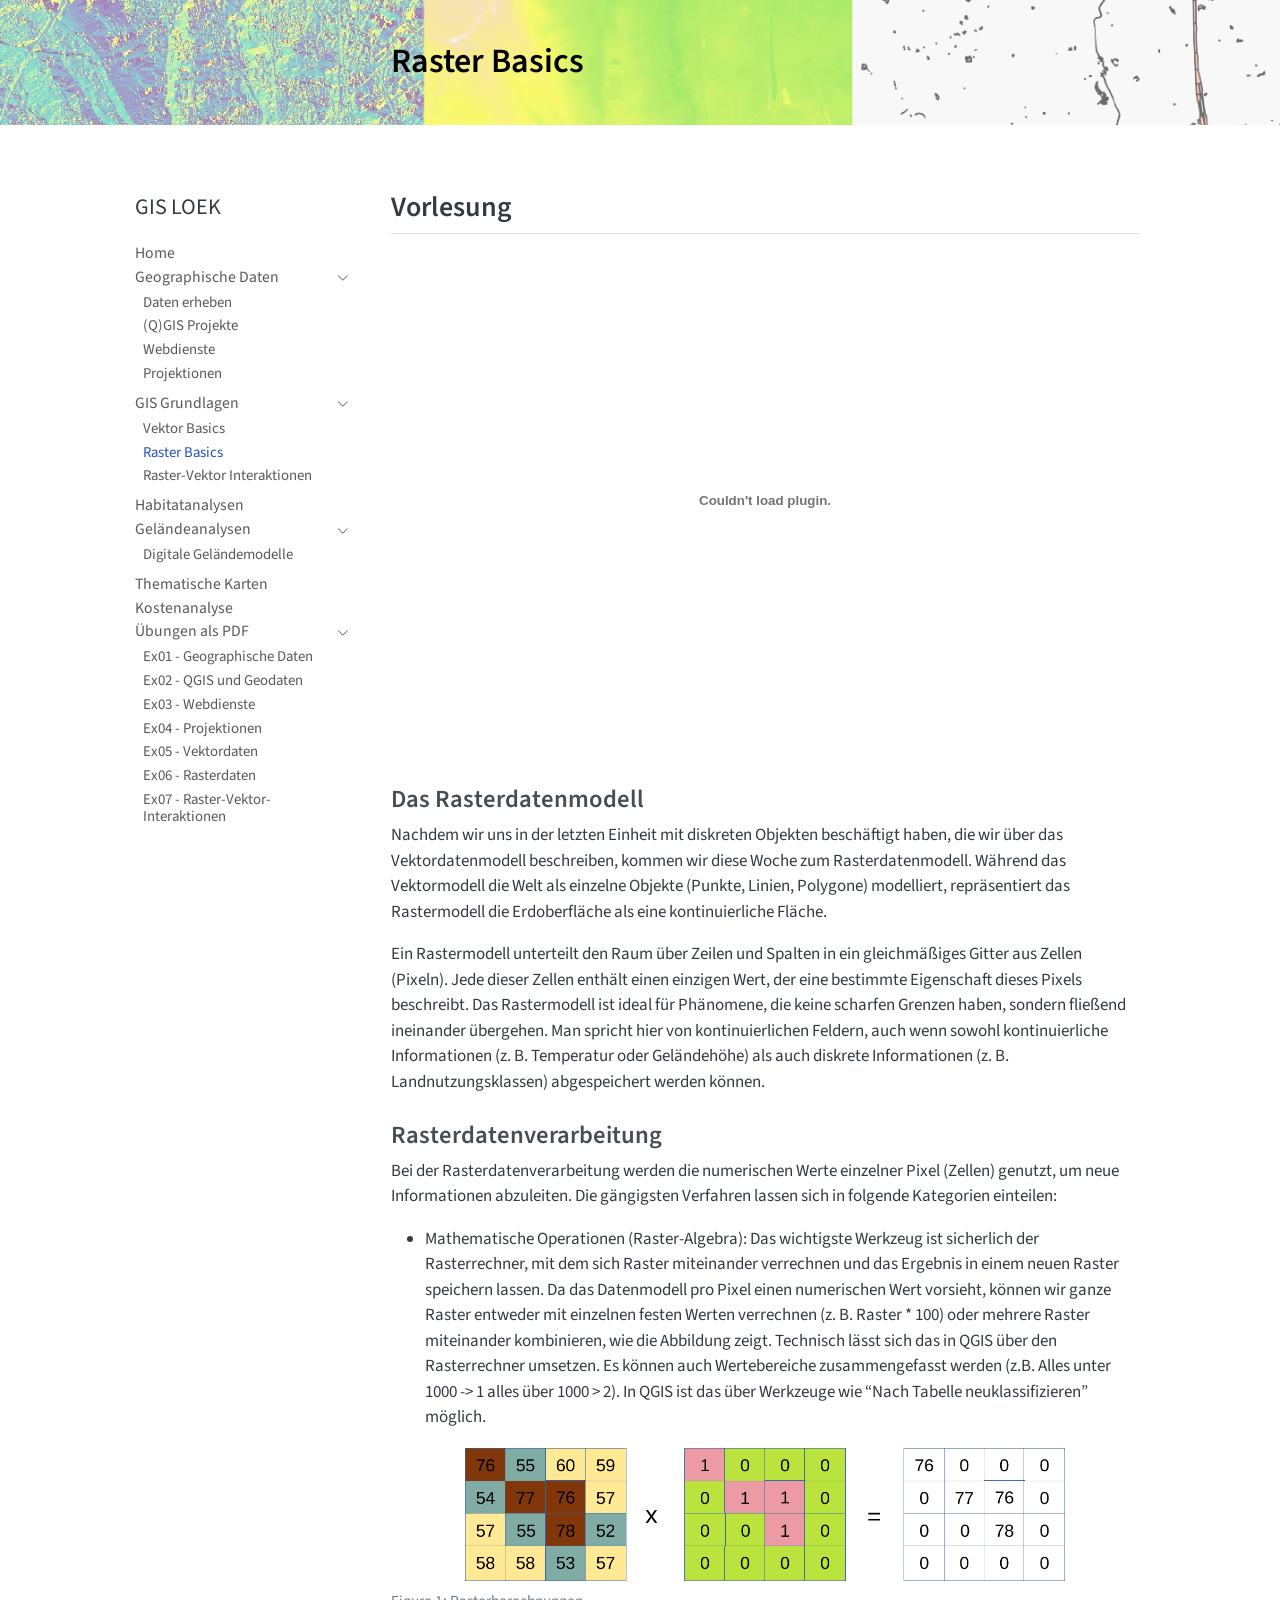
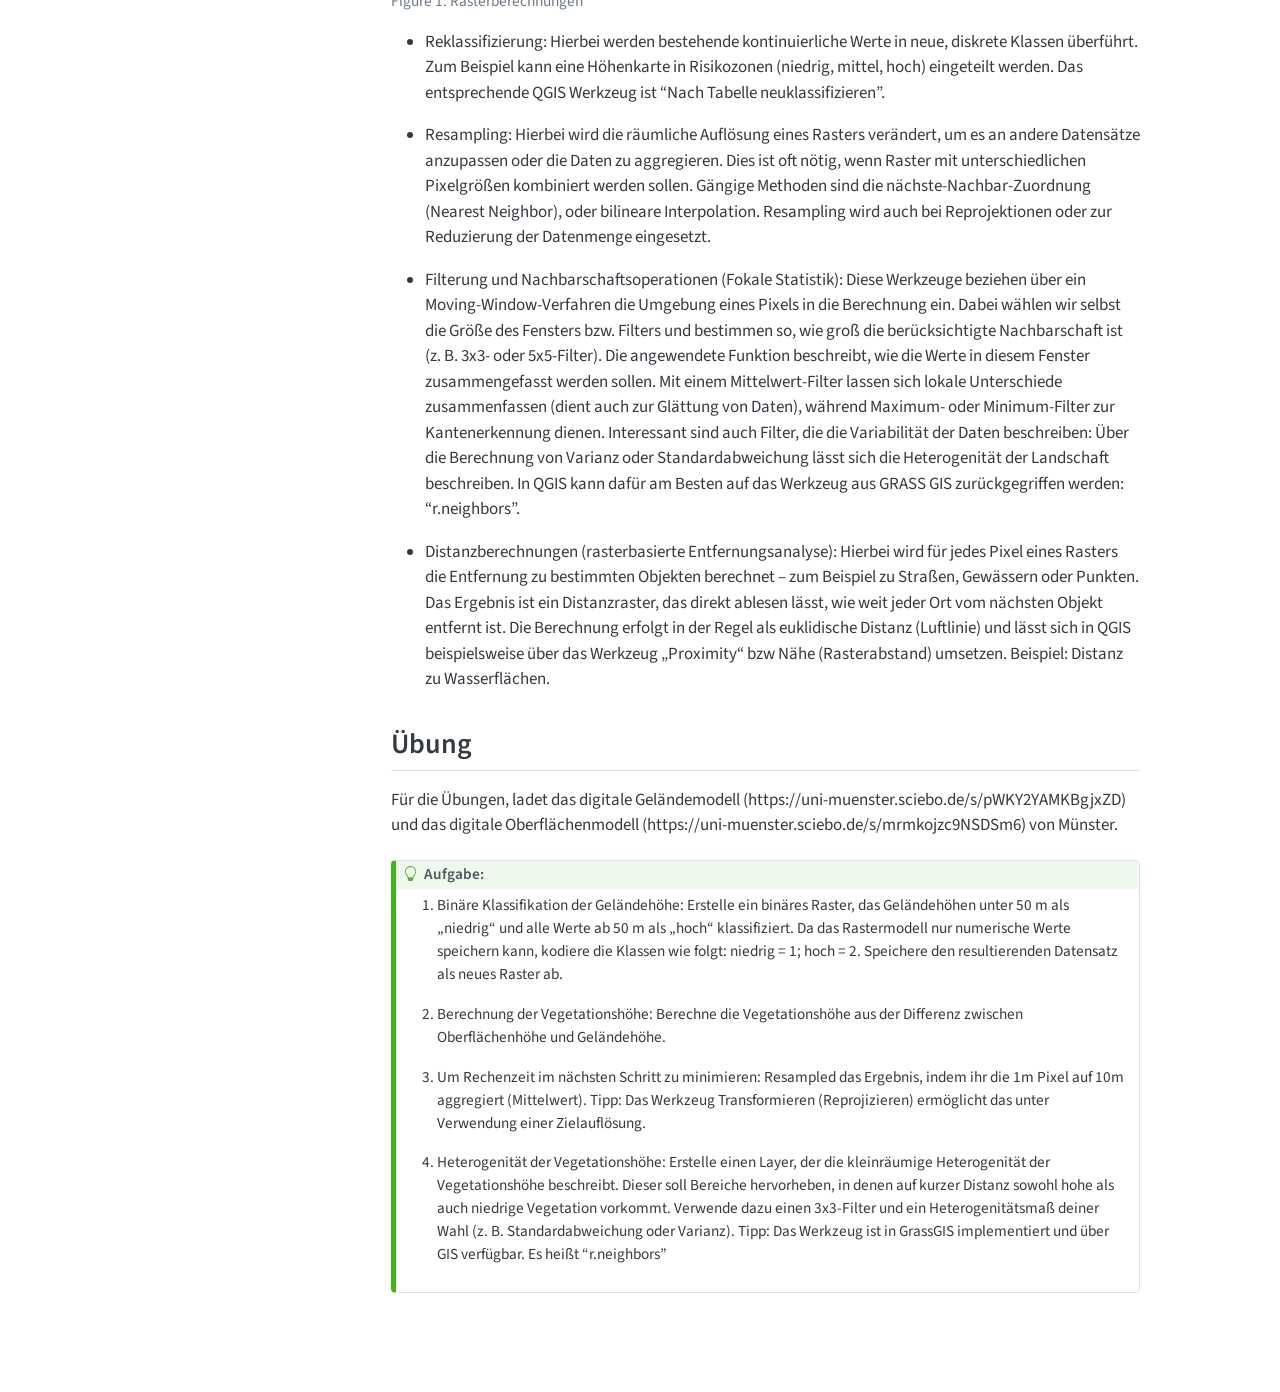
<file: docs/raster-basics.html>
<!DOCTYPE html>
<html xmlns="http://www.w3.org/1999/xhtml" lang="en" xml:lang="en"><head>

<meta charset="utf-8">
<meta name="generator" content="quarto-1.6.42">

<meta name="viewport" content="width=device-width, initial-scale=1.0, user-scalable=yes">


<title>Raster Basics – GIS LOEK</title>
<style>
code{white-space: pre-wrap;}
span.smallcaps{font-variant: small-caps;}
div.columns{display: flex; gap: min(4vw, 1.5em);}
div.column{flex: auto; overflow-x: auto;}
div.hanging-indent{margin-left: 1.5em; text-indent: -1.5em;}
ul.task-list{list-style: none;}
ul.task-list li input[type="checkbox"] {
  width: 0.8em;
  margin: 0 0.8em 0.2em -1em; /* quarto-specific, see https://github.com/quarto-dev/quarto-cli/issues/4556 */ 
  vertical-align: middle;
}
</style>


<script src="site_libs/quarto-nav/quarto-nav.js"></script>
<script src="site_libs/quarto-nav/headroom.min.js"></script>
<script src="site_libs/clipboard/clipboard.min.js"></script>
<script src="site_libs/quarto-search/autocomplete.umd.js"></script>
<script src="site_libs/quarto-search/fuse.min.js"></script>
<script src="site_libs/quarto-search/quarto-search.js"></script>
<meta name="quarto:offset" content="./">
<script src="site_libs/quarto-html/quarto.js"></script>
<script src="site_libs/quarto-html/popper.min.js"></script>
<script src="site_libs/quarto-html/tippy.umd.min.js"></script>
<script src="site_libs/quarto-html/anchor.min.js"></script>
<link href="site_libs/quarto-html/tippy.css" rel="stylesheet">
<link href="site_libs/quarto-html/quarto-syntax-highlighting-2f5df379a58b258e96c21c0638c20c03.css" rel="stylesheet" id="quarto-text-highlighting-styles">
<script src="site_libs/bootstrap/bootstrap.min.js"></script>
<link href="site_libs/bootstrap/bootstrap-icons.css" rel="stylesheet">
<link href="site_libs/bootstrap/bootstrap-6a843e73c7f45eadd9a50980ea80f983.min.css" rel="stylesheet" append-hash="true" id="quarto-bootstrap" data-mode="light">
<script id="quarto-search-options" type="application/json">{
  "location": "sidebar",
  "copy-button": false,
  "collapse-after": 3,
  "panel-placement": "start",
  "type": "textbox",
  "limit": 50,
  "keyboard-shortcut": [
    "f",
    "/",
    "s"
  ],
  "show-item-context": false,
  "language": {
    "search-no-results-text": "No results",
    "search-matching-documents-text": "matching documents",
    "search-copy-link-title": "Copy link to search",
    "search-hide-matches-text": "Hide additional matches",
    "search-more-match-text": "more match in this document",
    "search-more-matches-text": "more matches in this document",
    "search-clear-button-title": "Clear",
    "search-text-placeholder": "",
    "search-detached-cancel-button-title": "Cancel",
    "search-submit-button-title": "Submit",
    "search-label": "Search"
  }
}</script>
<style>

      .quarto-title-block .quarto-title-banner h1,
      .quarto-title-block .quarto-title-banner h2,
      .quarto-title-block .quarto-title-banner h3,
      .quarto-title-block .quarto-title-banner h4,
      .quarto-title-block .quarto-title-banner h5,
      .quarto-title-block .quarto-title-banner h6
      {
        color: black;
      }

      .quarto-title-block .quarto-title-banner {
        color: black;
background-image: url(assets/giskurs_header_s_t.png);
background-size: cover;
      }
</style>


<link rel="stylesheet" href="assets/style.css">
</head>

<body class="nav-sidebar floating fullcontent">

<div id="quarto-search-results"></div>
  <header id="quarto-header" class="headroom fixed-top quarto-banner">
  <nav class="quarto-secondary-nav">
    <div class="container-fluid d-flex">
      <button type="button" class="quarto-btn-toggle btn" data-bs-toggle="collapse" role="button" data-bs-target=".quarto-sidebar-collapse-item" aria-controls="quarto-sidebar" aria-expanded="false" aria-label="Toggle sidebar navigation" onclick="if (window.quartoToggleHeadroom) { window.quartoToggleHeadroom(); }">
        <i class="bi bi-layout-text-sidebar-reverse"></i>
      </button>
        <a class="flex-grow-1 no-decor" role="navigation" data-bs-toggle="collapse" data-bs-target=".quarto-sidebar-collapse-item" aria-controls="quarto-sidebar" aria-expanded="false" aria-label="Toggle sidebar navigation" onclick="if (window.quartoToggleHeadroom) { window.quartoToggleHeadroom(); }">      
          <h1 class="quarto-secondary-nav-title">Raster Basics</h1>
        </a>     
    </div>
  </nav>
</header>
<!-- content -->
<header id="title-block-header" class="quarto-title-block default page-columns page-full">
  <div class="quarto-title-banner page-columns page-full">
    <div class="quarto-title column-body">
      <h1 class="title d-none d-lg-block">Raster Basics</h1>
                      </div>
  </div>
    
  
  <div class="quarto-title-meta">

      
    
      
    </div>
    
  
  </header><div id="quarto-content" class="quarto-container page-columns page-rows-contents page-layout-article">
<!-- sidebar -->
  <nav id="quarto-sidebar" class="sidebar collapse collapse-horizontal quarto-sidebar-collapse-item sidebar-navigation floating overflow-auto">
    <div class="pt-lg-2 mt-2 text-left sidebar-header">
    <div class="sidebar-title mb-0 py-0">
      <a href="./">GIS LOEK</a> 
    </div>
      </div>
    <div class="sidebar-menu-container"> 
    <ul class="list-unstyled mt-1">
        <li class="sidebar-item">
  <div class="sidebar-item-container"> 
  <a href="./index.html" class="sidebar-item-text sidebar-link">
 <span class="menu-text">Home</span></a>
  </div>
</li>
        <li class="sidebar-item sidebar-item-section">
      <div class="sidebar-item-container"> 
            <a class="sidebar-item-text sidebar-link text-start" data-bs-toggle="collapse" data-bs-target="#quarto-sidebar-section-1" role="navigation" aria-expanded="true">
 <span class="menu-text">Geographische Daten</span></a>
          <a class="sidebar-item-toggle text-start" data-bs-toggle="collapse" data-bs-target="#quarto-sidebar-section-1" role="navigation" aria-expanded="true" aria-label="Toggle section">
            <i class="bi bi-chevron-right ms-2"></i>
          </a> 
      </div>
      <ul id="quarto-sidebar-section-1" class="collapse list-unstyled sidebar-section depth1 show">  
          <li class="sidebar-item">
  <div class="sidebar-item-container"> 
  <a href="./daten-erheben.html" class="sidebar-item-text sidebar-link">
 <span class="menu-text">Daten erheben</span></a>
  </div>
</li>
          <li class="sidebar-item">
  <div class="sidebar-item-container"> 
  <a href="./gis-projekte.html" class="sidebar-item-text sidebar-link">
 <span class="menu-text">(Q)GIS Projekte</span></a>
  </div>
</li>
          <li class="sidebar-item">
  <div class="sidebar-item-container"> 
  <a href="./webservices.html" class="sidebar-item-text sidebar-link">
 <span class="menu-text">Webdienste</span></a>
  </div>
</li>
          <li class="sidebar-item">
  <div class="sidebar-item-container"> 
  <a href="./projectionen.html" class="sidebar-item-text sidebar-link">
 <span class="menu-text">Projektionen</span></a>
  </div>
</li>
      </ul>
  </li>
        <li class="sidebar-item sidebar-item-section">
      <div class="sidebar-item-container"> 
            <a class="sidebar-item-text sidebar-link text-start" data-bs-toggle="collapse" data-bs-target="#quarto-sidebar-section-2" role="navigation" aria-expanded="true">
 <span class="menu-text">GIS Grundlagen</span></a>
          <a class="sidebar-item-toggle text-start" data-bs-toggle="collapse" data-bs-target="#quarto-sidebar-section-2" role="navigation" aria-expanded="true" aria-label="Toggle section">
            <i class="bi bi-chevron-right ms-2"></i>
          </a> 
      </div>
      <ul id="quarto-sidebar-section-2" class="collapse list-unstyled sidebar-section depth1 show">  
          <li class="sidebar-item">
  <div class="sidebar-item-container"> 
  <a href="./vector-basics.html" class="sidebar-item-text sidebar-link">
 <span class="menu-text">Vektor Basics</span></a>
  </div>
</li>
          <li class="sidebar-item">
  <div class="sidebar-item-container"> 
  <a href="./raster-basics.html" class="sidebar-item-text sidebar-link active">
 <span class="menu-text">Raster Basics</span></a>
  </div>
</li>
          <li class="sidebar-item">
  <div class="sidebar-item-container"> 
  <a href="./raster-vector-basics.html" class="sidebar-item-text sidebar-link">
 <span class="menu-text">Raster-Vektor Interaktionen</span></a>
  </div>
</li>
      </ul>
  </li>
        <li class="sidebar-item">
  <div class="sidebar-item-container"> 
  <a href="./habitatanalysen.html" class="sidebar-item-text sidebar-link">
 <span class="menu-text">Habitatanalysen</span></a>
  </div>
</li>
        <li class="sidebar-item sidebar-item-section">
      <div class="sidebar-item-container"> 
            <a class="sidebar-item-text sidebar-link text-start" data-bs-toggle="collapse" data-bs-target="#quarto-sidebar-section-3" role="navigation" aria-expanded="true">
 <span class="menu-text">Geländeanalysen</span></a>
          <a class="sidebar-item-toggle text-start" data-bs-toggle="collapse" data-bs-target="#quarto-sidebar-section-3" role="navigation" aria-expanded="true" aria-label="Toggle section">
            <i class="bi bi-chevron-right ms-2"></i>
          </a> 
      </div>
      <ul id="quarto-sidebar-section-3" class="collapse list-unstyled sidebar-section depth1 show">  
          <li class="sidebar-item">
  <div class="sidebar-item-container"> 
  <a href="./topography.html" class="sidebar-item-text sidebar-link">
 <span class="menu-text">Digitale Geländemodelle</span></a>
  </div>
</li>
      </ul>
  </li>
        <li class="sidebar-item">
  <div class="sidebar-item-container"> 
  <a href="./visualisierung.html" class="sidebar-item-text sidebar-link">
 <span class="menu-text">Thematische Karten</span></a>
  </div>
</li>
        <li class="sidebar-item">
  <div class="sidebar-item-container"> 
  <a href="./kostenanalyse.html" class="sidebar-item-text sidebar-link">
 <span class="menu-text">Kostenanalyse</span></a>
  </div>
</li>
        <li class="sidebar-item sidebar-item-section">
      <div class="sidebar-item-container"> 
            <a class="sidebar-item-text sidebar-link text-start" data-bs-toggle="collapse" data-bs-target="#quarto-sidebar-section-4" role="navigation" aria-expanded="true">
 <span class="menu-text">Übungen als PDF</span></a>
          <a class="sidebar-item-toggle text-start" data-bs-toggle="collapse" data-bs-target="#quarto-sidebar-section-4" role="navigation" aria-expanded="true" aria-label="Toggle section">
            <i class="bi bi-chevron-right ms-2"></i>
          </a> 
      </div>
      <ul id="quarto-sidebar-section-4" class="collapse list-unstyled sidebar-section depth1 show">  
          <li class="sidebar-item">
  <div class="sidebar-item-container"> 
  <a href="./exercises/ex01-geographische-daten.pdf" class="sidebar-item-text sidebar-link">
 <span class="menu-text">Ex01 - Geographische Daten</span></a>
  </div>
</li>
          <li class="sidebar-item">
  <div class="sidebar-item-container"> 
  <a href="./exercises/ex02-datenformate.pdf" class="sidebar-item-text sidebar-link">
 <span class="menu-text">Ex02 - QGIS und Geodaten</span></a>
  </div>
</li>
          <li class="sidebar-item">
  <div class="sidebar-item-container"> 
  <a href="./exercises/ex03-webdienste.pdf" class="sidebar-item-text sidebar-link">
 <span class="menu-text">Ex03 - Webdienste</span></a>
  </div>
</li>
          <li class="sidebar-item">
  <div class="sidebar-item-container"> 
  <a href="./exercises/ex04-projektionen.pdf" class="sidebar-item-text sidebar-link">
 <span class="menu-text">Ex04 - Projektionen</span></a>
  </div>
</li>
          <li class="sidebar-item">
  <div class="sidebar-item-container"> 
  <a href="./exercises/ex05-vektor.pdf" class="sidebar-item-text sidebar-link">
 <span class="menu-text">Ex05 - Vektordaten</span></a>
  </div>
</li>
          <li class="sidebar-item">
  <div class="sidebar-item-container"> 
  <a href="./exercises/ex06-raster.pdf" class="sidebar-item-text sidebar-link">
 <span class="menu-text">Ex06 - Rasterdaten</span></a>
  </div>
</li>
          <li class="sidebar-item">
  <div class="sidebar-item-container"> 
  <a href="./exercises/ex07-raster_vector.pdf" class="sidebar-item-text sidebar-link">
 <span class="menu-text">Ex07 - Raster-Vektor-Interaktionen</span></a>
  </div>
</li>
      </ul>
  </li>
    </ul>
    </div>
</nav>
<div id="quarto-sidebar-glass" class="quarto-sidebar-collapse-item" data-bs-toggle="collapse" data-bs-target=".quarto-sidebar-collapse-item"></div>
<!-- margin-sidebar -->
    
<!-- main -->
<main class="content quarto-banner-title-block" id="quarto-document-content">





<section id="vorlesung" class="level2">
<h2 class="anchored" data-anchor-id="vorlesung">Vorlesung</h2>
<embed src="slides/02b_Rasterbasics.pdf" type="application/pdf" width="100%" height="500">
<section id="das-rasterdatenmodell" class="level3">
<h3 class="anchored" data-anchor-id="das-rasterdatenmodell">Das Rasterdatenmodell</h3>
<p>Nachdem wir uns in der letzten Einheit mit diskreten Objekten beschäftigt haben, die wir über das Vektordatenmodell beschreiben, kommen wir diese Woche zum Rasterdatenmodell. Während das Vektormodell die Welt als einzelne Objekte (Punkte, Linien, Polygone) modelliert, repräsentiert das Rastermodell die Erdoberfläche als eine kontinuierliche Fläche.</p>
<p>Ein Rastermodell unterteilt den Raum über Zeilen und Spalten in ein gleichmäßiges Gitter aus Zellen (Pixeln). Jede dieser Zellen enthält einen einzigen Wert, der eine bestimmte Eigenschaft dieses Pixels beschreibt. Das Rastermodell ist ideal für Phänomene, die keine scharfen Grenzen haben, sondern fließend ineinander übergehen. Man spricht hier von kontinuierlichen Feldern, auch wenn sowohl kontinuierliche Informationen (z. B. Temperatur oder Geländehöhe) als auch diskrete Informationen (z. B. Landnutzungsklassen) abgespeichert werden können.</p>
</section>
<section id="rasterdatenverarbeitung" class="level3">
<h3 class="anchored" data-anchor-id="rasterdatenverarbeitung">Rasterdatenverarbeitung</h3>
<p>Bei der Rasterdatenverarbeitung werden die numerischen Werte einzelner Pixel (Zellen) genutzt, um neue Informationen abzuleiten. Die gängigsten Verfahren lassen sich in folgende Kategorien einteilen:</p>
<ul>
<li>Mathematische Operationen (Raster-Algebra): Das wichtigste Werkzeug ist sicherlich der Rasterrechner, mit dem sich Raster miteinander verrechnen und das Ergebnis in einem neuen Raster speichern lassen. Da das Datenmodell pro Pixel einen numerischen Wert vorsieht, können wir ganze Raster entweder mit einzelnen festen Werten verrechnen (z. B. Raster * 100) oder mehrere Raster miteinander kombinieren, wie die Abbildung zeigt. Technisch lässt sich das in QGIS über den Rasterrechner umsetzen. Es können auch Wertebereiche zusammengefasst werden (z.B. Alles unter 1000 -&gt; 1 alles über 1000 &gt; 2). In QGIS ist das über Werkzeuge wie “Nach Tabelle neuklassifizieren” möglich.</li>
</ul>
<div id="fig-intersections" class="quarto-float quarto-figure quarto-figure-center anchored">
<figure class="quarto-float quarto-float-fig figure">
<div aria-describedby="fig-intersections-caption-0ceaefa1-69ba-4598-a22c-09a6ac19f8ca">
<img src="images/raster_rasterrechner.png" class="img-fluid figure-img" style="width:80.0%">
</div>
<figcaption class="quarto-float-caption-bottom quarto-float-caption quarto-float-fig" id="fig-intersections-caption-0ceaefa1-69ba-4598-a22c-09a6ac19f8ca">
Figure&nbsp;1: Rasterberechnungen
</figcaption>
</figure>
</div>
<ul>
<li><p>Reklassifizierung: Hierbei werden bestehende kontinuierliche Werte in neue, diskrete Klassen überführt. Zum Beispiel kann eine Höhenkarte in Risikozonen (niedrig, mittel, hoch) eingeteilt werden. Das entsprechende QGIS Werkzeug ist “Nach Tabelle neuklassifizieren”.</p></li>
<li><p>Resampling: Hierbei wird die räumliche Auflösung eines Rasters verändert, um es an andere Datensätze anzupassen oder die Daten zu aggregieren. Dies ist oft nötig, wenn Raster mit unterschiedlichen Pixelgrößen kombiniert werden sollen. Gängige Methoden sind die nächste-Nachbar-Zuordnung (Nearest Neighbor), oder bilineare Interpolation. Resampling wird auch bei Reprojektionen oder zur Reduzierung der Datenmenge eingesetzt.</p></li>
<li><p>Filterung und Nachbarschaftsoperationen (Fokale Statistik): Diese Werkzeuge beziehen über ein Moving-Window-Verfahren die Umgebung eines Pixels in die Berechnung ein. Dabei wählen wir selbst die Größe des Fensters bzw. Filters und bestimmen so, wie groß die berücksichtigte Nachbarschaft ist (z. B. 3x3- oder 5x5-Filter). Die angewendete Funktion beschreibt, wie die Werte in diesem Fenster zusammengefasst werden sollen. Mit einem Mittelwert-Filter lassen sich lokale Unterschiede zusammenfassen (dient auch zur Glättung von Daten), während Maximum- oder Minimum-Filter zur Kantenerkennung dienen. Interessant sind auch Filter, die die Variabilität der Daten beschreiben: Über die Berechnung von Varianz oder Standardabweichung lässt sich die Heterogenität der Landschaft beschreiben. In QGIS kann dafür am Besten auf das Werkzeug aus GRASS GIS zurückgegriffen werden: “r.neighbors”.</p></li>
<li><p>Distanzberechnungen (rasterbasierte Entfernungsanalyse): Hierbei wird für jedes Pixel eines Rasters die Entfernung zu bestimmten Objekten berechnet – zum Beispiel zu Straßen, Gewässern oder Punkten. Das Ergebnis ist ein Distanzraster, das direkt ablesen lässt, wie weit jeder Ort vom nächsten Objekt entfernt ist. Die Berechnung erfolgt in der Regel als euklidische Distanz (Luftlinie) und lässt sich in QGIS beispielsweise über das Werkzeug „Proximity“ bzw Nähe (Rasterabstand) umsetzen. Beispiel: Distanz zu Wasserflächen.</p></li>
</ul>
</section>
</section>
<section id="übung" class="level2">
<h2 class="anchored" data-anchor-id="übung">Übung</h2>
<p>Für die Übungen, ladet das digitale Geländemodell (https://uni-muenster.sciebo.de/s/pWKY2YAMKBgjxZD) und das digitale Oberflächenmodell (https://uni-muenster.sciebo.de/s/mrmkojzc9NSDSm6) von Münster.</p>
<div class="callout callout-style-default callout-tip callout-titled">
<div class="callout-header d-flex align-content-center">
<div class="callout-icon-container">
<i class="callout-icon"></i>
</div>
<div class="callout-title-container flex-fill">
Aufgabe:
</div>
</div>
<div class="callout-body-container callout-body">
<ol type="1">
<li><p>Binäre Klassifikation der Geländehöhe: Erstelle ein binäres Raster, das Geländehöhen unter 50 m als „niedrig“ und alle Werte ab 50 m als „hoch“ klassifiziert. Da das Rastermodell nur numerische Werte speichern kann, kodiere die Klassen wie folgt: niedrig = 1; hoch = 2. Speichere den resultierenden Datensatz als neues Raster ab.</p></li>
<li><p>Berechnung der Vegetationshöhe: Berechne die Vegetationshöhe aus der Differenz zwischen Oberflächenhöhe und Geländehöhe.</p></li>
<li><p>Um Rechenzeit im nächsten Schritt zu minimieren: Resampled das Ergebnis, indem ihr die 1m Pixel auf 10m aggregiert (Mittelwert). Tipp: Das Werkzeug Transformieren (Reprojizieren) ermöglicht das unter Verwendung einer Zielauflösung.</p></li>
<li><p>Heterogenität der Vegetationshöhe: Erstelle einen Layer, der die kleinräumige Heterogenität der Vegetationshöhe beschreibt. Dieser soll Bereiche hervorheben, in denen auf kurzer Distanz sowohl hohe als auch niedrige Vegetation vorkommt. Verwende dazu einen 3x3-Filter und ein Heterogenitätsmaß deiner Wahl (z. B. Standardabweichung oder Varianz). Tipp: Das Werkzeug ist in GrassGIS implementiert und über GIS verfügbar. Es heißt “r.neighbors”</p></li>
</ol>
</div>
</div>


</section>

</main> <!-- /main -->
<script id="quarto-html-after-body" type="application/javascript">
window.document.addEventListener("DOMContentLoaded", function (event) {
  const toggleBodyColorMode = (bsSheetEl) => {
    const mode = bsSheetEl.getAttribute("data-mode");
    const bodyEl = window.document.querySelector("body");
    if (mode === "dark") {
      bodyEl.classList.add("quarto-dark");
      bodyEl.classList.remove("quarto-light");
    } else {
      bodyEl.classList.add("quarto-light");
      bodyEl.classList.remove("quarto-dark");
    }
  }
  const toggleBodyColorPrimary = () => {
    const bsSheetEl = window.document.querySelector("link#quarto-bootstrap");
    if (bsSheetEl) {
      toggleBodyColorMode(bsSheetEl);
    }
  }
  toggleBodyColorPrimary();  
  const icon = "";
  const anchorJS = new window.AnchorJS();
  anchorJS.options = {
    placement: 'right',
    icon: icon
  };
  anchorJS.add('.anchored');
  const isCodeAnnotation = (el) => {
    for (const clz of el.classList) {
      if (clz.startsWith('code-annotation-')) {                     
        return true;
      }
    }
    return false;
  }
  const onCopySuccess = function(e) {
    // button target
    const button = e.trigger;
    // don't keep focus
    button.blur();
    // flash "checked"
    button.classList.add('code-copy-button-checked');
    var currentTitle = button.getAttribute("title");
    button.setAttribute("title", "Copied!");
    let tooltip;
    if (window.bootstrap) {
      button.setAttribute("data-bs-toggle", "tooltip");
      button.setAttribute("data-bs-placement", "left");
      button.setAttribute("data-bs-title", "Copied!");
      tooltip = new bootstrap.Tooltip(button, 
        { trigger: "manual", 
          customClass: "code-copy-button-tooltip",
          offset: [0, -8]});
      tooltip.show();    
    }
    setTimeout(function() {
      if (tooltip) {
        tooltip.hide();
        button.removeAttribute("data-bs-title");
        button.removeAttribute("data-bs-toggle");
        button.removeAttribute("data-bs-placement");
      }
      button.setAttribute("title", currentTitle);
      button.classList.remove('code-copy-button-checked');
    }, 1000);
    // clear code selection
    e.clearSelection();
  }
  const getTextToCopy = function(trigger) {
      const codeEl = trigger.previousElementSibling.cloneNode(true);
      for (const childEl of codeEl.children) {
        if (isCodeAnnotation(childEl)) {
          childEl.remove();
        }
      }
      return codeEl.innerText;
  }
  const clipboard = new window.ClipboardJS('.code-copy-button:not([data-in-quarto-modal])', {
    text: getTextToCopy
  });
  clipboard.on('success', onCopySuccess);
  if (window.document.getElementById('quarto-embedded-source-code-modal')) {
    const clipboardModal = new window.ClipboardJS('.code-copy-button[data-in-quarto-modal]', {
      text: getTextToCopy,
      container: window.document.getElementById('quarto-embedded-source-code-modal')
    });
    clipboardModal.on('success', onCopySuccess);
  }
    var localhostRegex = new RegExp(/^(?:http|https):\/\/localhost\:?[0-9]*\//);
    var mailtoRegex = new RegExp(/^mailto:/);
      var filterRegex = new RegExp('/' + window.location.host + '/');
    var isInternal = (href) => {
        return filterRegex.test(href) || localhostRegex.test(href) || mailtoRegex.test(href);
    }
    // Inspect non-navigation links and adorn them if external
 	var links = window.document.querySelectorAll('a[href]:not(.nav-link):not(.navbar-brand):not(.toc-action):not(.sidebar-link):not(.sidebar-item-toggle):not(.pagination-link):not(.no-external):not([aria-hidden]):not(.dropdown-item):not(.quarto-navigation-tool):not(.about-link)');
    for (var i=0; i<links.length; i++) {
      const link = links[i];
      if (!isInternal(link.href)) {
        // undo the damage that might have been done by quarto-nav.js in the case of
        // links that we want to consider external
        if (link.dataset.originalHref !== undefined) {
          link.href = link.dataset.originalHref;
        }
      }
    }
  function tippyHover(el, contentFn, onTriggerFn, onUntriggerFn) {
    const config = {
      allowHTML: true,
      maxWidth: 500,
      delay: 100,
      arrow: false,
      appendTo: function(el) {
          return el.parentElement;
      },
      interactive: true,
      interactiveBorder: 10,
      theme: 'quarto',
      placement: 'bottom-start',
    };
    if (contentFn) {
      config.content = contentFn;
    }
    if (onTriggerFn) {
      config.onTrigger = onTriggerFn;
    }
    if (onUntriggerFn) {
      config.onUntrigger = onUntriggerFn;
    }
    window.tippy(el, config); 
  }
  const noterefs = window.document.querySelectorAll('a[role="doc-noteref"]');
  for (var i=0; i<noterefs.length; i++) {
    const ref = noterefs[i];
    tippyHover(ref, function() {
      // use id or data attribute instead here
      let href = ref.getAttribute('data-footnote-href') || ref.getAttribute('href');
      try { href = new URL(href).hash; } catch {}
      const id = href.replace(/^#\/?/, "");
      const note = window.document.getElementById(id);
      if (note) {
        return note.innerHTML;
      } else {
        return "";
      }
    });
  }
  const xrefs = window.document.querySelectorAll('a.quarto-xref');
  const processXRef = (id, note) => {
    // Strip column container classes
    const stripColumnClz = (el) => {
      el.classList.remove("page-full", "page-columns");
      if (el.children) {
        for (const child of el.children) {
          stripColumnClz(child);
        }
      }
    }
    stripColumnClz(note)
    if (id === null || id.startsWith('sec-')) {
      // Special case sections, only their first couple elements
      const container = document.createElement("div");
      if (note.children && note.children.length > 2) {
        container.appendChild(note.children[0].cloneNode(true));
        for (let i = 1; i < note.children.length; i++) {
          const child = note.children[i];
          if (child.tagName === "P" && child.innerText === "") {
            continue;
          } else {
            container.appendChild(child.cloneNode(true));
            break;
          }
        }
        if (window.Quarto?.typesetMath) {
          window.Quarto.typesetMath(container);
        }
        return container.innerHTML
      } else {
        if (window.Quarto?.typesetMath) {
          window.Quarto.typesetMath(note);
        }
        return note.innerHTML;
      }
    } else {
      // Remove any anchor links if they are present
      const anchorLink = note.querySelector('a.anchorjs-link');
      if (anchorLink) {
        anchorLink.remove();
      }
      if (window.Quarto?.typesetMath) {
        window.Quarto.typesetMath(note);
      }
      if (note.classList.contains("callout")) {
        return note.outerHTML;
      } else {
        return note.innerHTML;
      }
    }
  }
  for (var i=0; i<xrefs.length; i++) {
    const xref = xrefs[i];
    tippyHover(xref, undefined, function(instance) {
      instance.disable();
      let url = xref.getAttribute('href');
      let hash = undefined; 
      if (url.startsWith('#')) {
        hash = url;
      } else {
        try { hash = new URL(url).hash; } catch {}
      }
      if (hash) {
        const id = hash.replace(/^#\/?/, "");
        const note = window.document.getElementById(id);
        if (note !== null) {
          try {
            const html = processXRef(id, note.cloneNode(true));
            instance.setContent(html);
          } finally {
            instance.enable();
            instance.show();
          }
        } else {
          // See if we can fetch this
          fetch(url.split('#')[0])
          .then(res => res.text())
          .then(html => {
            const parser = new DOMParser();
            const htmlDoc = parser.parseFromString(html, "text/html");
            const note = htmlDoc.getElementById(id);
            if (note !== null) {
              const html = processXRef(id, note);
              instance.setContent(html);
            } 
          }).finally(() => {
            instance.enable();
            instance.show();
          });
        }
      } else {
        // See if we can fetch a full url (with no hash to target)
        // This is a special case and we should probably do some content thinning / targeting
        fetch(url)
        .then(res => res.text())
        .then(html => {
          const parser = new DOMParser();
          const htmlDoc = parser.parseFromString(html, "text/html");
          const note = htmlDoc.querySelector('main.content');
          if (note !== null) {
            // This should only happen for chapter cross references
            // (since there is no id in the URL)
            // remove the first header
            if (note.children.length > 0 && note.children[0].tagName === "HEADER") {
              note.children[0].remove();
            }
            const html = processXRef(null, note);
            instance.setContent(html);
          } 
        }).finally(() => {
          instance.enable();
          instance.show();
        });
      }
    }, function(instance) {
    });
  }
      let selectedAnnoteEl;
      const selectorForAnnotation = ( cell, annotation) => {
        let cellAttr = 'data-code-cell="' + cell + '"';
        let lineAttr = 'data-code-annotation="' +  annotation + '"';
        const selector = 'span[' + cellAttr + '][' + lineAttr + ']';
        return selector;
      }
      const selectCodeLines = (annoteEl) => {
        const doc = window.document;
        const targetCell = annoteEl.getAttribute("data-target-cell");
        const targetAnnotation = annoteEl.getAttribute("data-target-annotation");
        const annoteSpan = window.document.querySelector(selectorForAnnotation(targetCell, targetAnnotation));
        const lines = annoteSpan.getAttribute("data-code-lines").split(",");
        const lineIds = lines.map((line) => {
          return targetCell + "-" + line;
        })
        let top = null;
        let height = null;
        let parent = null;
        if (lineIds.length > 0) {
            //compute the position of the single el (top and bottom and make a div)
            const el = window.document.getElementById(lineIds[0]);
            top = el.offsetTop;
            height = el.offsetHeight;
            parent = el.parentElement.parentElement;
          if (lineIds.length > 1) {
            const lastEl = window.document.getElementById(lineIds[lineIds.length - 1]);
            const bottom = lastEl.offsetTop + lastEl.offsetHeight;
            height = bottom - top;
          }
          if (top !== null && height !== null && parent !== null) {
            // cook up a div (if necessary) and position it 
            let div = window.document.getElementById("code-annotation-line-highlight");
            if (div === null) {
              div = window.document.createElement("div");
              div.setAttribute("id", "code-annotation-line-highlight");
              div.style.position = 'absolute';
              parent.appendChild(div);
            }
            div.style.top = top - 2 + "px";
            div.style.height = height + 4 + "px";
            div.style.left = 0;
            let gutterDiv = window.document.getElementById("code-annotation-line-highlight-gutter");
            if (gutterDiv === null) {
              gutterDiv = window.document.createElement("div");
              gutterDiv.setAttribute("id", "code-annotation-line-highlight-gutter");
              gutterDiv.style.position = 'absolute';
              const codeCell = window.document.getElementById(targetCell);
              const gutter = codeCell.querySelector('.code-annotation-gutter');
              gutter.appendChild(gutterDiv);
            }
            gutterDiv.style.top = top - 2 + "px";
            gutterDiv.style.height = height + 4 + "px";
          }
          selectedAnnoteEl = annoteEl;
        }
      };
      const unselectCodeLines = () => {
        const elementsIds = ["code-annotation-line-highlight", "code-annotation-line-highlight-gutter"];
        elementsIds.forEach((elId) => {
          const div = window.document.getElementById(elId);
          if (div) {
            div.remove();
          }
        });
        selectedAnnoteEl = undefined;
      };
        // Handle positioning of the toggle
    window.addEventListener(
      "resize",
      throttle(() => {
        elRect = undefined;
        if (selectedAnnoteEl) {
          selectCodeLines(selectedAnnoteEl);
        }
      }, 10)
    );
    function throttle(fn, ms) {
    let throttle = false;
    let timer;
      return (...args) => {
        if(!throttle) { // first call gets through
            fn.apply(this, args);
            throttle = true;
        } else { // all the others get throttled
            if(timer) clearTimeout(timer); // cancel #2
            timer = setTimeout(() => {
              fn.apply(this, args);
              timer = throttle = false;
            }, ms);
        }
      };
    }
      // Attach click handler to the DT
      const annoteDls = window.document.querySelectorAll('dt[data-target-cell]');
      for (const annoteDlNode of annoteDls) {
        annoteDlNode.addEventListener('click', (event) => {
          const clickedEl = event.target;
          if (clickedEl !== selectedAnnoteEl) {
            unselectCodeLines();
            const activeEl = window.document.querySelector('dt[data-target-cell].code-annotation-active');
            if (activeEl) {
              activeEl.classList.remove('code-annotation-active');
            }
            selectCodeLines(clickedEl);
            clickedEl.classList.add('code-annotation-active');
          } else {
            // Unselect the line
            unselectCodeLines();
            clickedEl.classList.remove('code-annotation-active');
          }
        });
      }
  const findCites = (el) => {
    const parentEl = el.parentElement;
    if (parentEl) {
      const cites = parentEl.dataset.cites;
      if (cites) {
        return {
          el,
          cites: cites.split(' ')
        };
      } else {
        return findCites(el.parentElement)
      }
    } else {
      return undefined;
    }
  };
  var bibliorefs = window.document.querySelectorAll('a[role="doc-biblioref"]');
  for (var i=0; i<bibliorefs.length; i++) {
    const ref = bibliorefs[i];
    const citeInfo = findCites(ref);
    if (citeInfo) {
      tippyHover(citeInfo.el, function() {
        var popup = window.document.createElement('div');
        citeInfo.cites.forEach(function(cite) {
          var citeDiv = window.document.createElement('div');
          citeDiv.classList.add('hanging-indent');
          citeDiv.classList.add('csl-entry');
          var biblioDiv = window.document.getElementById('ref-' + cite);
          if (biblioDiv) {
            citeDiv.innerHTML = biblioDiv.innerHTML;
          }
          popup.appendChild(citeDiv);
        });
        return popup.innerHTML;
      });
    }
  }
});
</script>
</div> <!-- /content -->




</body></html>
</file>
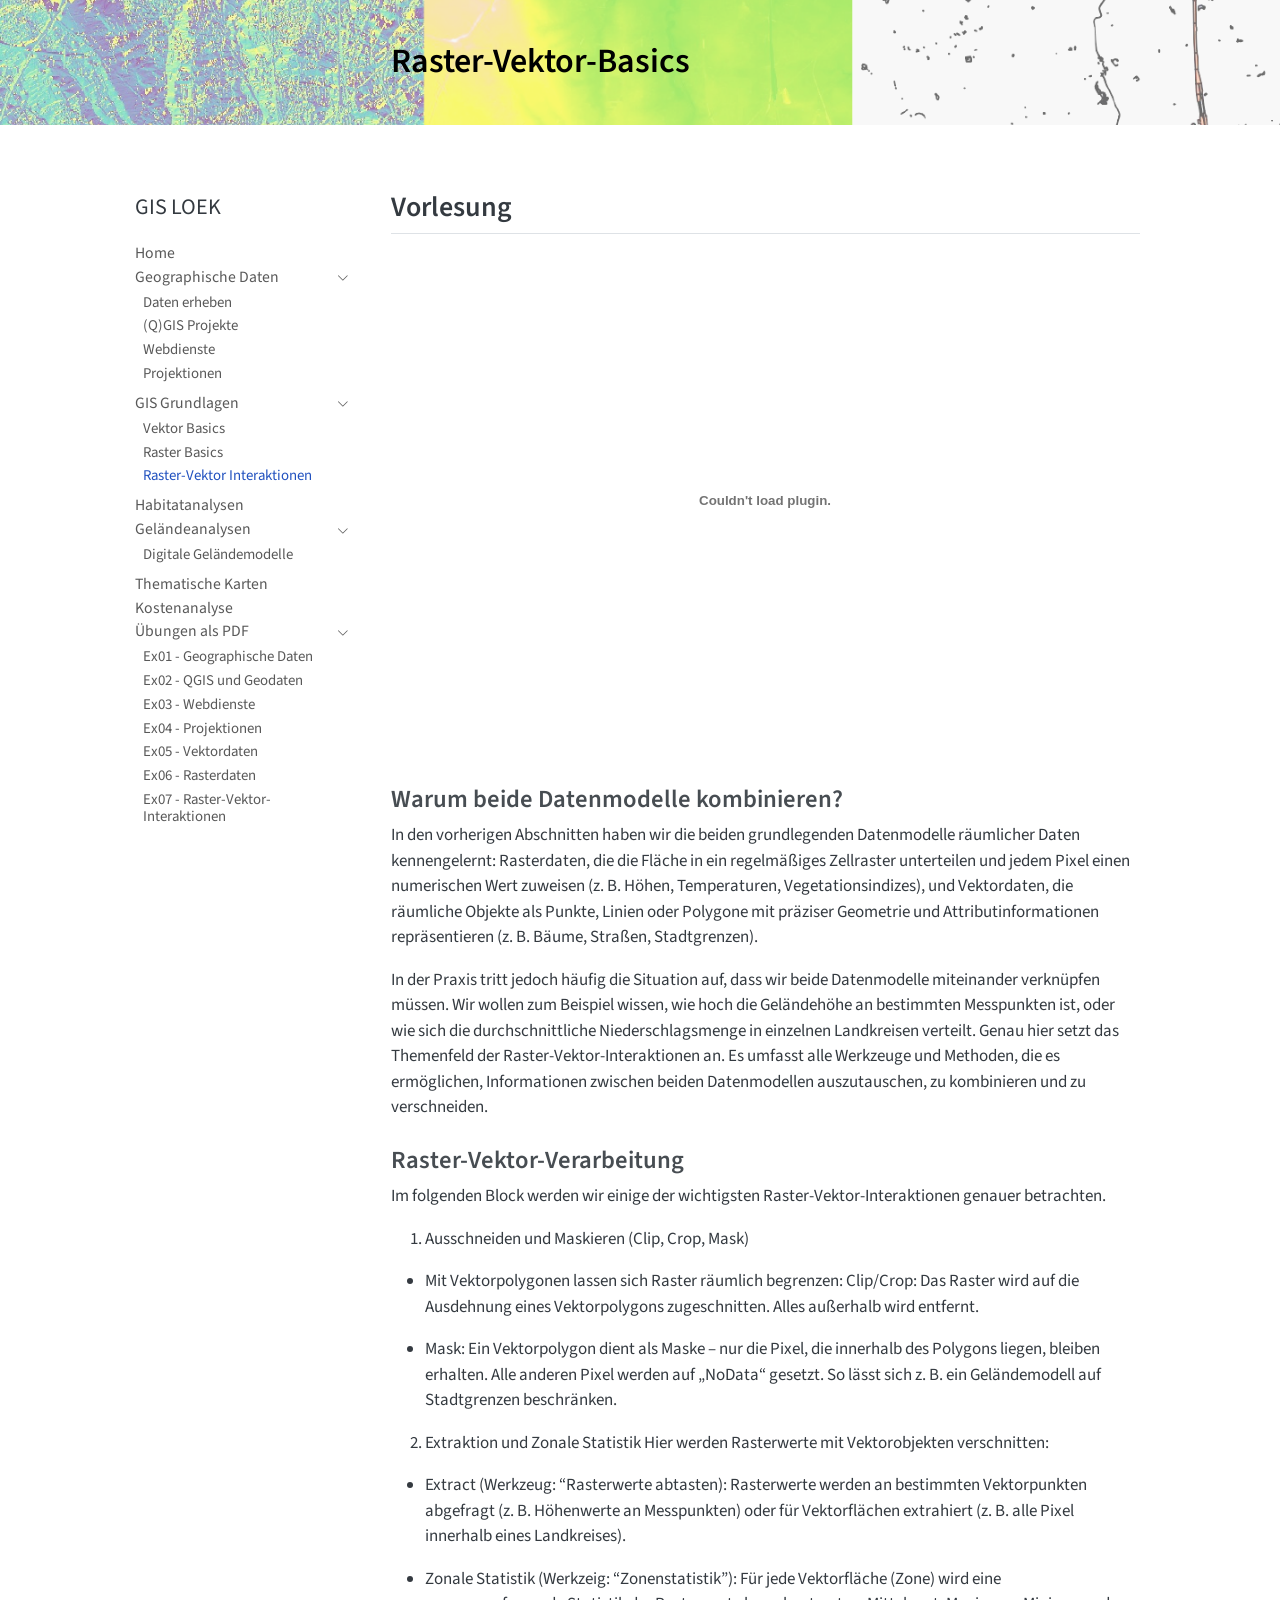
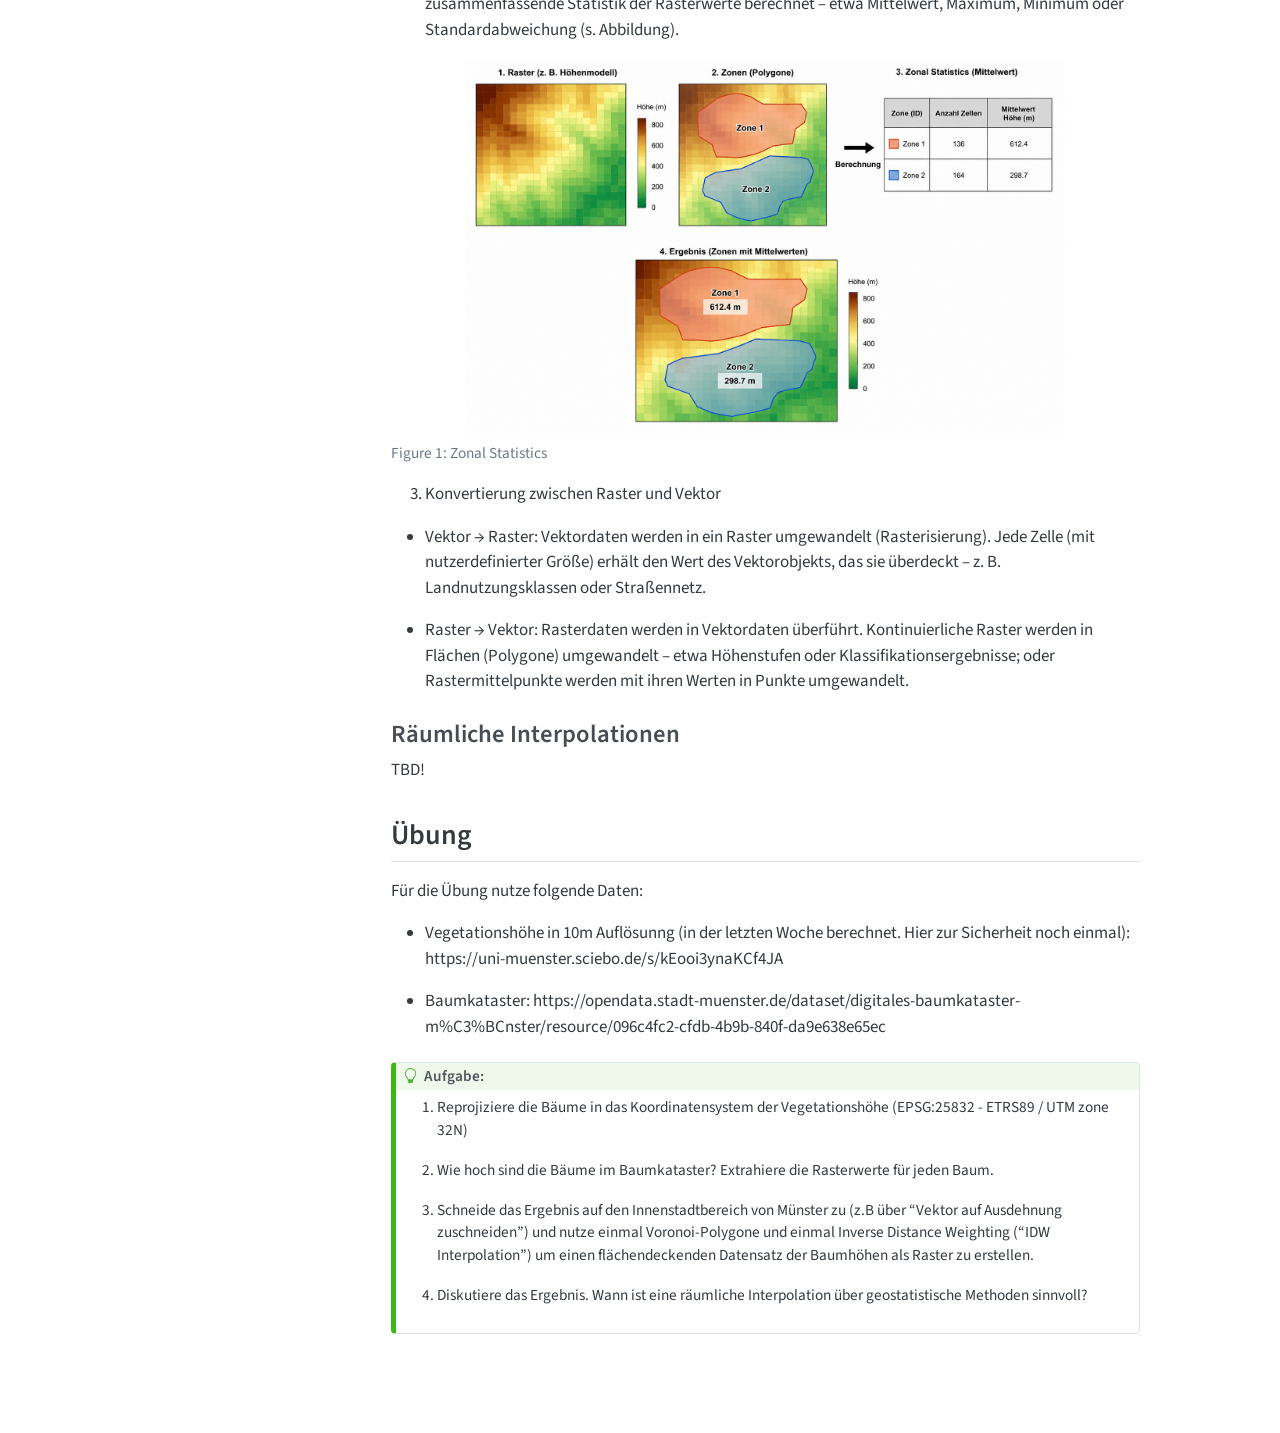
<file: docs/raster-vector-basics.html>
<!DOCTYPE html>
<html xmlns="http://www.w3.org/1999/xhtml" lang="en" xml:lang="en"><head>

<meta charset="utf-8">
<meta name="generator" content="quarto-1.6.42">

<meta name="viewport" content="width=device-width, initial-scale=1.0, user-scalable=yes">


<title>Raster-Vektor-Basics – GIS LOEK</title>
<style>
code{white-space: pre-wrap;}
span.smallcaps{font-variant: small-caps;}
div.columns{display: flex; gap: min(4vw, 1.5em);}
div.column{flex: auto; overflow-x: auto;}
div.hanging-indent{margin-left: 1.5em; text-indent: -1.5em;}
ul.task-list{list-style: none;}
ul.task-list li input[type="checkbox"] {
  width: 0.8em;
  margin: 0 0.8em 0.2em -1em; /* quarto-specific, see https://github.com/quarto-dev/quarto-cli/issues/4556 */ 
  vertical-align: middle;
}
</style>


<script src="site_libs/quarto-nav/quarto-nav.js"></script>
<script src="site_libs/quarto-nav/headroom.min.js"></script>
<script src="site_libs/clipboard/clipboard.min.js"></script>
<script src="site_libs/quarto-search/autocomplete.umd.js"></script>
<script src="site_libs/quarto-search/fuse.min.js"></script>
<script src="site_libs/quarto-search/quarto-search.js"></script>
<meta name="quarto:offset" content="./">
<script src="site_libs/quarto-html/quarto.js"></script>
<script src="site_libs/quarto-html/popper.min.js"></script>
<script src="site_libs/quarto-html/tippy.umd.min.js"></script>
<script src="site_libs/quarto-html/anchor.min.js"></script>
<link href="site_libs/quarto-html/tippy.css" rel="stylesheet">
<link href="site_libs/quarto-html/quarto-syntax-highlighting-2f5df379a58b258e96c21c0638c20c03.css" rel="stylesheet" id="quarto-text-highlighting-styles">
<script src="site_libs/bootstrap/bootstrap.min.js"></script>
<link href="site_libs/bootstrap/bootstrap-icons.css" rel="stylesheet">
<link href="site_libs/bootstrap/bootstrap-6a843e73c7f45eadd9a50980ea80f983.min.css" rel="stylesheet" append-hash="true" id="quarto-bootstrap" data-mode="light">
<script id="quarto-search-options" type="application/json">{
  "location": "sidebar",
  "copy-button": false,
  "collapse-after": 3,
  "panel-placement": "start",
  "type": "textbox",
  "limit": 50,
  "keyboard-shortcut": [
    "f",
    "/",
    "s"
  ],
  "show-item-context": false,
  "language": {
    "search-no-results-text": "No results",
    "search-matching-documents-text": "matching documents",
    "search-copy-link-title": "Copy link to search",
    "search-hide-matches-text": "Hide additional matches",
    "search-more-match-text": "more match in this document",
    "search-more-matches-text": "more matches in this document",
    "search-clear-button-title": "Clear",
    "search-text-placeholder": "",
    "search-detached-cancel-button-title": "Cancel",
    "search-submit-button-title": "Submit",
    "search-label": "Search"
  }
}</script>
<style>

      .quarto-title-block .quarto-title-banner h1,
      .quarto-title-block .quarto-title-banner h2,
      .quarto-title-block .quarto-title-banner h3,
      .quarto-title-block .quarto-title-banner h4,
      .quarto-title-block .quarto-title-banner h5,
      .quarto-title-block .quarto-title-banner h6
      {
        color: black;
      }

      .quarto-title-block .quarto-title-banner {
        color: black;
background-image: url(assets/giskurs_header_s_t.png);
background-size: cover;
      }
</style>


<link rel="stylesheet" href="assets/style.css">
</head>

<body class="nav-sidebar floating fullcontent">

<div id="quarto-search-results"></div>
  <header id="quarto-header" class="headroom fixed-top quarto-banner">
  <nav class="quarto-secondary-nav">
    <div class="container-fluid d-flex">
      <button type="button" class="quarto-btn-toggle btn" data-bs-toggle="collapse" role="button" data-bs-target=".quarto-sidebar-collapse-item" aria-controls="quarto-sidebar" aria-expanded="false" aria-label="Toggle sidebar navigation" onclick="if (window.quartoToggleHeadroom) { window.quartoToggleHeadroom(); }">
        <i class="bi bi-layout-text-sidebar-reverse"></i>
      </button>
        <a class="flex-grow-1 no-decor" role="navigation" data-bs-toggle="collapse" data-bs-target=".quarto-sidebar-collapse-item" aria-controls="quarto-sidebar" aria-expanded="false" aria-label="Toggle sidebar navigation" onclick="if (window.quartoToggleHeadroom) { window.quartoToggleHeadroom(); }">      
          <h1 class="quarto-secondary-nav-title">Raster-Vektor-Basics</h1>
        </a>     
    </div>
  </nav>
</header>
<!-- content -->
<header id="title-block-header" class="quarto-title-block default page-columns page-full">
  <div class="quarto-title-banner page-columns page-full">
    <div class="quarto-title column-body">
      <h1 class="title d-none d-lg-block">Raster-Vektor-Basics</h1>
                      </div>
  </div>
    
  
  <div class="quarto-title-meta">

      
    
      
    </div>
    
  
  </header><div id="quarto-content" class="quarto-container page-columns page-rows-contents page-layout-article">
<!-- sidebar -->
  <nav id="quarto-sidebar" class="sidebar collapse collapse-horizontal quarto-sidebar-collapse-item sidebar-navigation floating overflow-auto">
    <div class="pt-lg-2 mt-2 text-left sidebar-header">
    <div class="sidebar-title mb-0 py-0">
      <a href="./">GIS LOEK</a> 
    </div>
      </div>
    <div class="sidebar-menu-container"> 
    <ul class="list-unstyled mt-1">
        <li class="sidebar-item">
  <div class="sidebar-item-container"> 
  <a href="./index.html" class="sidebar-item-text sidebar-link">
 <span class="menu-text">Home</span></a>
  </div>
</li>
        <li class="sidebar-item sidebar-item-section">
      <div class="sidebar-item-container"> 
            <a class="sidebar-item-text sidebar-link text-start" data-bs-toggle="collapse" data-bs-target="#quarto-sidebar-section-1" role="navigation" aria-expanded="true">
 <span class="menu-text">Geographische Daten</span></a>
          <a class="sidebar-item-toggle text-start" data-bs-toggle="collapse" data-bs-target="#quarto-sidebar-section-1" role="navigation" aria-expanded="true" aria-label="Toggle section">
            <i class="bi bi-chevron-right ms-2"></i>
          </a> 
      </div>
      <ul id="quarto-sidebar-section-1" class="collapse list-unstyled sidebar-section depth1 show">  
          <li class="sidebar-item">
  <div class="sidebar-item-container"> 
  <a href="./daten-erheben.html" class="sidebar-item-text sidebar-link">
 <span class="menu-text">Daten erheben</span></a>
  </div>
</li>
          <li class="sidebar-item">
  <div class="sidebar-item-container"> 
  <a href="./gis-projekte.html" class="sidebar-item-text sidebar-link">
 <span class="menu-text">(Q)GIS Projekte</span></a>
  </div>
</li>
          <li class="sidebar-item">
  <div class="sidebar-item-container"> 
  <a href="./webservices.html" class="sidebar-item-text sidebar-link">
 <span class="menu-text">Webdienste</span></a>
  </div>
</li>
          <li class="sidebar-item">
  <div class="sidebar-item-container"> 
  <a href="./projectionen.html" class="sidebar-item-text sidebar-link">
 <span class="menu-text">Projektionen</span></a>
  </div>
</li>
      </ul>
  </li>
        <li class="sidebar-item sidebar-item-section">
      <div class="sidebar-item-container"> 
            <a class="sidebar-item-text sidebar-link text-start" data-bs-toggle="collapse" data-bs-target="#quarto-sidebar-section-2" role="navigation" aria-expanded="true">
 <span class="menu-text">GIS Grundlagen</span></a>
          <a class="sidebar-item-toggle text-start" data-bs-toggle="collapse" data-bs-target="#quarto-sidebar-section-2" role="navigation" aria-expanded="true" aria-label="Toggle section">
            <i class="bi bi-chevron-right ms-2"></i>
          </a> 
      </div>
      <ul id="quarto-sidebar-section-2" class="collapse list-unstyled sidebar-section depth1 show">  
          <li class="sidebar-item">
  <div class="sidebar-item-container"> 
  <a href="./vector-basics.html" class="sidebar-item-text sidebar-link">
 <span class="menu-text">Vektor Basics</span></a>
  </div>
</li>
          <li class="sidebar-item">
  <div class="sidebar-item-container"> 
  <a href="./raster-basics.html" class="sidebar-item-text sidebar-link">
 <span class="menu-text">Raster Basics</span></a>
  </div>
</li>
          <li class="sidebar-item">
  <div class="sidebar-item-container"> 
  <a href="./raster-vector-basics.html" class="sidebar-item-text sidebar-link active">
 <span class="menu-text">Raster-Vektor Interaktionen</span></a>
  </div>
</li>
      </ul>
  </li>
        <li class="sidebar-item">
  <div class="sidebar-item-container"> 
  <a href="./habitatanalysen.html" class="sidebar-item-text sidebar-link">
 <span class="menu-text">Habitatanalysen</span></a>
  </div>
</li>
        <li class="sidebar-item sidebar-item-section">
      <div class="sidebar-item-container"> 
            <a class="sidebar-item-text sidebar-link text-start" data-bs-toggle="collapse" data-bs-target="#quarto-sidebar-section-3" role="navigation" aria-expanded="true">
 <span class="menu-text">Geländeanalysen</span></a>
          <a class="sidebar-item-toggle text-start" data-bs-toggle="collapse" data-bs-target="#quarto-sidebar-section-3" role="navigation" aria-expanded="true" aria-label="Toggle section">
            <i class="bi bi-chevron-right ms-2"></i>
          </a> 
      </div>
      <ul id="quarto-sidebar-section-3" class="collapse list-unstyled sidebar-section depth1 show">  
          <li class="sidebar-item">
  <div class="sidebar-item-container"> 
  <a href="./topography.html" class="sidebar-item-text sidebar-link">
 <span class="menu-text">Digitale Geländemodelle</span></a>
  </div>
</li>
      </ul>
  </li>
        <li class="sidebar-item">
  <div class="sidebar-item-container"> 
  <a href="./visualisierung.html" class="sidebar-item-text sidebar-link">
 <span class="menu-text">Thematische Karten</span></a>
  </div>
</li>
        <li class="sidebar-item">
  <div class="sidebar-item-container"> 
  <a href="./kostenanalyse.html" class="sidebar-item-text sidebar-link">
 <span class="menu-text">Kostenanalyse</span></a>
  </div>
</li>
        <li class="sidebar-item sidebar-item-section">
      <div class="sidebar-item-container"> 
            <a class="sidebar-item-text sidebar-link text-start" data-bs-toggle="collapse" data-bs-target="#quarto-sidebar-section-4" role="navigation" aria-expanded="true">
 <span class="menu-text">Übungen als PDF</span></a>
          <a class="sidebar-item-toggle text-start" data-bs-toggle="collapse" data-bs-target="#quarto-sidebar-section-4" role="navigation" aria-expanded="true" aria-label="Toggle section">
            <i class="bi bi-chevron-right ms-2"></i>
          </a> 
      </div>
      <ul id="quarto-sidebar-section-4" class="collapse list-unstyled sidebar-section depth1 show">  
          <li class="sidebar-item">
  <div class="sidebar-item-container"> 
  <a href="./exercises/ex01-geographische-daten.pdf" class="sidebar-item-text sidebar-link">
 <span class="menu-text">Ex01 - Geographische Daten</span></a>
  </div>
</li>
          <li class="sidebar-item">
  <div class="sidebar-item-container"> 
  <a href="./exercises/ex02-datenformate.pdf" class="sidebar-item-text sidebar-link">
 <span class="menu-text">Ex02 - QGIS und Geodaten</span></a>
  </div>
</li>
          <li class="sidebar-item">
  <div class="sidebar-item-container"> 
  <a href="./exercises/ex03-webdienste.pdf" class="sidebar-item-text sidebar-link">
 <span class="menu-text">Ex03 - Webdienste</span></a>
  </div>
</li>
          <li class="sidebar-item">
  <div class="sidebar-item-container"> 
  <a href="./exercises/ex04-projektionen.pdf" class="sidebar-item-text sidebar-link">
 <span class="menu-text">Ex04 - Projektionen</span></a>
  </div>
</li>
          <li class="sidebar-item">
  <div class="sidebar-item-container"> 
  <a href="./exercises/ex05-vektor.pdf" class="sidebar-item-text sidebar-link">
 <span class="menu-text">Ex05 - Vektordaten</span></a>
  </div>
</li>
          <li class="sidebar-item">
  <div class="sidebar-item-container"> 
  <a href="./exercises/ex06-raster.pdf" class="sidebar-item-text sidebar-link">
 <span class="menu-text">Ex06 - Rasterdaten</span></a>
  </div>
</li>
          <li class="sidebar-item">
  <div class="sidebar-item-container"> 
  <a href="./exercises/ex07-raster_vector.pdf" class="sidebar-item-text sidebar-link">
 <span class="menu-text">Ex07 - Raster-Vektor-Interaktionen</span></a>
  </div>
</li>
      </ul>
  </li>
    </ul>
    </div>
</nav>
<div id="quarto-sidebar-glass" class="quarto-sidebar-collapse-item" data-bs-toggle="collapse" data-bs-target=".quarto-sidebar-collapse-item"></div>
<!-- margin-sidebar -->
    
<!-- main -->
<main class="content quarto-banner-title-block" id="quarto-document-content">





<section id="vorlesung" class="level2">
<h2 class="anchored" data-anchor-id="vorlesung">Vorlesung</h2>
<embed src="slides/02c_Raster-Vector_basics.pdf" type="application/pdf" width="100%" height="500">
<section id="warum-beide-datenmodelle-kombinieren" class="level3">
<h3 class="anchored" data-anchor-id="warum-beide-datenmodelle-kombinieren">Warum beide Datenmodelle kombinieren?</h3>
<p>In den vorherigen Abschnitten haben wir die beiden grundlegenden Datenmodelle räumlicher Daten kennengelernt: Rasterdaten, die die Fläche in ein regelmäßiges Zellraster unterteilen und jedem Pixel einen numerischen Wert zuweisen (z. B. Höhen, Temperaturen, Vegetationsindizes), und Vektordaten, die räumliche Objekte als Punkte, Linien oder Polygone mit präziser Geometrie und Attributinformationen repräsentieren (z. B. Bäume, Straßen, Stadtgrenzen).</p>
<p>In der Praxis tritt jedoch häufig die Situation auf, dass wir beide Datenmodelle miteinander verknüpfen müssen. Wir wollen zum Beispiel wissen, wie hoch die Geländehöhe an bestimmten Messpunkten ist, oder wie sich die durchschnittliche Niederschlagsmenge in einzelnen Landkreisen verteilt. Genau hier setzt das Themenfeld der Raster-Vektor-Interaktionen an. Es umfasst alle Werkzeuge und Methoden, die es ermöglichen, Informationen zwischen beiden Datenmodellen auszutauschen, zu kombinieren und zu verschneiden.</p>
</section>
<section id="raster-vektor-verarbeitung" class="level3">
<h3 class="anchored" data-anchor-id="raster-vektor-verarbeitung">Raster-Vektor-Verarbeitung</h3>
<p>Im folgenden Block werden wir einige der wichtigsten Raster-Vektor-Interaktionen genauer betrachten.</p>
<ol type="1">
<li>Ausschneiden und Maskieren (Clip, Crop, Mask)</li>
</ol>
<ul>
<li><p>Mit Vektorpolygonen lassen sich Raster räumlich begrenzen: Clip/Crop: Das Raster wird auf die Ausdehnung eines Vektorpolygons zugeschnitten. Alles außerhalb wird entfernt.</p></li>
<li><p>Mask: Ein Vektorpolygon dient als Maske – nur die Pixel, die innerhalb des Polygons liegen, bleiben erhalten. Alle anderen Pixel werden auf „NoData“ gesetzt. So lässt sich z. B. ein Geländemodell auf Stadtgrenzen beschränken.</p></li>
</ul>
<ol start="2" type="1">
<li>Extraktion und Zonale Statistik Hier werden Rasterwerte mit Vektorobjekten verschnitten:</li>
</ol>
<ul>
<li><p>Extract (Werkzeug: “Rasterwerte abtasten): Rasterwerte werden an bestimmten Vektorpunkten abgefragt (z. B. Höhenwerte an Messpunkten) oder für Vektorflächen extrahiert (z. B. alle Pixel innerhalb eines Landkreises).</p></li>
<li><p>Zonale Statistik (Werkzeig: “Zonenstatistik”): Für jede Vektorfläche (Zone) wird eine zusammenfassende Statistik der Rasterwerte berechnet – etwa Mittelwert, Maximum, Minimum oder Standardabweichung (s. Abbildung).</p></li>
</ul>
<div id="fig-intersections" class="quarto-float quarto-figure quarto-figure-center anchored">
<figure class="quarto-float quarto-float-fig figure">
<div aria-describedby="fig-intersections-caption-0ceaefa1-69ba-4598-a22c-09a6ac19f8ca">
<img src="images/raster_vector_Zonalstats.png" class="img-fluid figure-img" style="width:80.0%">
</div>
<figcaption class="quarto-float-caption-bottom quarto-float-caption quarto-float-fig" id="fig-intersections-caption-0ceaefa1-69ba-4598-a22c-09a6ac19f8ca">
Figure&nbsp;1: Zonal Statistics
</figcaption>
</figure>
</div>
<ol start="3" type="1">
<li>Konvertierung zwischen Raster und Vektor</li>
</ol>
<ul>
<li><p>Vektor → Raster: Vektordaten werden in ein Raster umgewandelt (Rasterisierung). Jede Zelle (mit nutzerdefinierter Größe) erhält den Wert des Vektorobjekts, das sie überdeckt – z. B. Landnutzungsklassen oder Straßennetz.</p></li>
<li><p>Raster → Vektor: Rasterdaten werden in Vektordaten überführt. Kontinuierliche Raster werden in Flächen (Polygone) umgewandelt – etwa Höhenstufen oder Klassifikationsergebnisse; oder Rastermittelpunkte werden mit ihren Werten in Punkte umgewandelt.</p></li>
</ul>
</section>
<section id="räumliche-interpolationen" class="level3">
<h3 class="anchored" data-anchor-id="räumliche-interpolationen">Räumliche Interpolationen</h3>
<p>TBD!</p>
</section>
</section>
<section id="übung" class="level2">
<h2 class="anchored" data-anchor-id="übung">Übung</h2>
<p>Für die Übung nutze folgende Daten:</p>
<ul>
<li><p>Vegetationshöhe in 10m Auflösunng (in der letzten Woche berechnet. Hier zur Sicherheit noch einmal): https://uni-muenster.sciebo.de/s/kEooi3ynaKCf4JA</p></li>
<li><p>Baumkataster: https://opendata.stadt-muenster.de/dataset/digitales-baumkataster-m%C3%BCnster/resource/096c4fc2-cfdb-4b9b-840f-da9e638e65ec</p></li>
</ul>
<div class="callout callout-style-default callout-tip callout-titled">
<div class="callout-header d-flex align-content-center">
<div class="callout-icon-container">
<i class="callout-icon"></i>
</div>
<div class="callout-title-container flex-fill">
Aufgabe:
</div>
</div>
<div class="callout-body-container callout-body">
<ol type="1">
<li><p>Reprojiziere die Bäume in das Koordinatensystem der Vegetationshöhe (EPSG:25832 - ETRS89 / UTM zone 32N)</p></li>
<li><p>Wie hoch sind die Bäume im Baumkataster? Extrahiere die Rasterwerte für jeden Baum.</p></li>
<li><p>Schneide das Ergebnis auf den Innenstadtbereich von Münster zu (z.B über “Vektor auf Ausdehnung zuschneiden”) und nutze einmal Voronoi-Polygone und einmal Inverse Distance Weighting (“IDW Interpolation”) um einen flächendeckenden Datensatz der Baumhöhen als Raster zu erstellen.</p></li>
<li><p>Diskutiere das Ergebnis. Wann ist eine räumliche Interpolation über geostatistische Methoden sinnvoll?</p></li>
</ol>
</div>
</div>


</section>

</main> <!-- /main -->
<script id="quarto-html-after-body" type="application/javascript">
window.document.addEventListener("DOMContentLoaded", function (event) {
  const toggleBodyColorMode = (bsSheetEl) => {
    const mode = bsSheetEl.getAttribute("data-mode");
    const bodyEl = window.document.querySelector("body");
    if (mode === "dark") {
      bodyEl.classList.add("quarto-dark");
      bodyEl.classList.remove("quarto-light");
    } else {
      bodyEl.classList.add("quarto-light");
      bodyEl.classList.remove("quarto-dark");
    }
  }
  const toggleBodyColorPrimary = () => {
    const bsSheetEl = window.document.querySelector("link#quarto-bootstrap");
    if (bsSheetEl) {
      toggleBodyColorMode(bsSheetEl);
    }
  }
  toggleBodyColorPrimary();  
  const icon = "";
  const anchorJS = new window.AnchorJS();
  anchorJS.options = {
    placement: 'right',
    icon: icon
  };
  anchorJS.add('.anchored');
  const isCodeAnnotation = (el) => {
    for (const clz of el.classList) {
      if (clz.startsWith('code-annotation-')) {                     
        return true;
      }
    }
    return false;
  }
  const onCopySuccess = function(e) {
    // button target
    const button = e.trigger;
    // don't keep focus
    button.blur();
    // flash "checked"
    button.classList.add('code-copy-button-checked');
    var currentTitle = button.getAttribute("title");
    button.setAttribute("title", "Copied!");
    let tooltip;
    if (window.bootstrap) {
      button.setAttribute("data-bs-toggle", "tooltip");
      button.setAttribute("data-bs-placement", "left");
      button.setAttribute("data-bs-title", "Copied!");
      tooltip = new bootstrap.Tooltip(button, 
        { trigger: "manual", 
          customClass: "code-copy-button-tooltip",
          offset: [0, -8]});
      tooltip.show();    
    }
    setTimeout(function() {
      if (tooltip) {
        tooltip.hide();
        button.removeAttribute("data-bs-title");
        button.removeAttribute("data-bs-toggle");
        button.removeAttribute("data-bs-placement");
      }
      button.setAttribute("title", currentTitle);
      button.classList.remove('code-copy-button-checked');
    }, 1000);
    // clear code selection
    e.clearSelection();
  }
  const getTextToCopy = function(trigger) {
      const codeEl = trigger.previousElementSibling.cloneNode(true);
      for (const childEl of codeEl.children) {
        if (isCodeAnnotation(childEl)) {
          childEl.remove();
        }
      }
      return codeEl.innerText;
  }
  const clipboard = new window.ClipboardJS('.code-copy-button:not([data-in-quarto-modal])', {
    text: getTextToCopy
  });
  clipboard.on('success', onCopySuccess);
  if (window.document.getElementById('quarto-embedded-source-code-modal')) {
    const clipboardModal = new window.ClipboardJS('.code-copy-button[data-in-quarto-modal]', {
      text: getTextToCopy,
      container: window.document.getElementById('quarto-embedded-source-code-modal')
    });
    clipboardModal.on('success', onCopySuccess);
  }
    var localhostRegex = new RegExp(/^(?:http|https):\/\/localhost\:?[0-9]*\//);
    var mailtoRegex = new RegExp(/^mailto:/);
      var filterRegex = new RegExp('/' + window.location.host + '/');
    var isInternal = (href) => {
        return filterRegex.test(href) || localhostRegex.test(href) || mailtoRegex.test(href);
    }
    // Inspect non-navigation links and adorn them if external
 	var links = window.document.querySelectorAll('a[href]:not(.nav-link):not(.navbar-brand):not(.toc-action):not(.sidebar-link):not(.sidebar-item-toggle):not(.pagination-link):not(.no-external):not([aria-hidden]):not(.dropdown-item):not(.quarto-navigation-tool):not(.about-link)');
    for (var i=0; i<links.length; i++) {
      const link = links[i];
      if (!isInternal(link.href)) {
        // undo the damage that might have been done by quarto-nav.js in the case of
        // links that we want to consider external
        if (link.dataset.originalHref !== undefined) {
          link.href = link.dataset.originalHref;
        }
      }
    }
  function tippyHover(el, contentFn, onTriggerFn, onUntriggerFn) {
    const config = {
      allowHTML: true,
      maxWidth: 500,
      delay: 100,
      arrow: false,
      appendTo: function(el) {
          return el.parentElement;
      },
      interactive: true,
      interactiveBorder: 10,
      theme: 'quarto',
      placement: 'bottom-start',
    };
    if (contentFn) {
      config.content = contentFn;
    }
    if (onTriggerFn) {
      config.onTrigger = onTriggerFn;
    }
    if (onUntriggerFn) {
      config.onUntrigger = onUntriggerFn;
    }
    window.tippy(el, config); 
  }
  const noterefs = window.document.querySelectorAll('a[role="doc-noteref"]');
  for (var i=0; i<noterefs.length; i++) {
    const ref = noterefs[i];
    tippyHover(ref, function() {
      // use id or data attribute instead here
      let href = ref.getAttribute('data-footnote-href') || ref.getAttribute('href');
      try { href = new URL(href).hash; } catch {}
      const id = href.replace(/^#\/?/, "");
      const note = window.document.getElementById(id);
      if (note) {
        return note.innerHTML;
      } else {
        return "";
      }
    });
  }
  const xrefs = window.document.querySelectorAll('a.quarto-xref');
  const processXRef = (id, note) => {
    // Strip column container classes
    const stripColumnClz = (el) => {
      el.classList.remove("page-full", "page-columns");
      if (el.children) {
        for (const child of el.children) {
          stripColumnClz(child);
        }
      }
    }
    stripColumnClz(note)
    if (id === null || id.startsWith('sec-')) {
      // Special case sections, only their first couple elements
      const container = document.createElement("div");
      if (note.children && note.children.length > 2) {
        container.appendChild(note.children[0].cloneNode(true));
        for (let i = 1; i < note.children.length; i++) {
          const child = note.children[i];
          if (child.tagName === "P" && child.innerText === "") {
            continue;
          } else {
            container.appendChild(child.cloneNode(true));
            break;
          }
        }
        if (window.Quarto?.typesetMath) {
          window.Quarto.typesetMath(container);
        }
        return container.innerHTML
      } else {
        if (window.Quarto?.typesetMath) {
          window.Quarto.typesetMath(note);
        }
        return note.innerHTML;
      }
    } else {
      // Remove any anchor links if they are present
      const anchorLink = note.querySelector('a.anchorjs-link');
      if (anchorLink) {
        anchorLink.remove();
      }
      if (window.Quarto?.typesetMath) {
        window.Quarto.typesetMath(note);
      }
      if (note.classList.contains("callout")) {
        return note.outerHTML;
      } else {
        return note.innerHTML;
      }
    }
  }
  for (var i=0; i<xrefs.length; i++) {
    const xref = xrefs[i];
    tippyHover(xref, undefined, function(instance) {
      instance.disable();
      let url = xref.getAttribute('href');
      let hash = undefined; 
      if (url.startsWith('#')) {
        hash = url;
      } else {
        try { hash = new URL(url).hash; } catch {}
      }
      if (hash) {
        const id = hash.replace(/^#\/?/, "");
        const note = window.document.getElementById(id);
        if (note !== null) {
          try {
            const html = processXRef(id, note.cloneNode(true));
            instance.setContent(html);
          } finally {
            instance.enable();
            instance.show();
          }
        } else {
          // See if we can fetch this
          fetch(url.split('#')[0])
          .then(res => res.text())
          .then(html => {
            const parser = new DOMParser();
            const htmlDoc = parser.parseFromString(html, "text/html");
            const note = htmlDoc.getElementById(id);
            if (note !== null) {
              const html = processXRef(id, note);
              instance.setContent(html);
            } 
          }).finally(() => {
            instance.enable();
            instance.show();
          });
        }
      } else {
        // See if we can fetch a full url (with no hash to target)
        // This is a special case and we should probably do some content thinning / targeting
        fetch(url)
        .then(res => res.text())
        .then(html => {
          const parser = new DOMParser();
          const htmlDoc = parser.parseFromString(html, "text/html");
          const note = htmlDoc.querySelector('main.content');
          if (note !== null) {
            // This should only happen for chapter cross references
            // (since there is no id in the URL)
            // remove the first header
            if (note.children.length > 0 && note.children[0].tagName === "HEADER") {
              note.children[0].remove();
            }
            const html = processXRef(null, note);
            instance.setContent(html);
          } 
        }).finally(() => {
          instance.enable();
          instance.show();
        });
      }
    }, function(instance) {
    });
  }
      let selectedAnnoteEl;
      const selectorForAnnotation = ( cell, annotation) => {
        let cellAttr = 'data-code-cell="' + cell + '"';
        let lineAttr = 'data-code-annotation="' +  annotation + '"';
        const selector = 'span[' + cellAttr + '][' + lineAttr + ']';
        return selector;
      }
      const selectCodeLines = (annoteEl) => {
        const doc = window.document;
        const targetCell = annoteEl.getAttribute("data-target-cell");
        const targetAnnotation = annoteEl.getAttribute("data-target-annotation");
        const annoteSpan = window.document.querySelector(selectorForAnnotation(targetCell, targetAnnotation));
        const lines = annoteSpan.getAttribute("data-code-lines").split(",");
        const lineIds = lines.map((line) => {
          return targetCell + "-" + line;
        })
        let top = null;
        let height = null;
        let parent = null;
        if (lineIds.length > 0) {
            //compute the position of the single el (top and bottom and make a div)
            const el = window.document.getElementById(lineIds[0]);
            top = el.offsetTop;
            height = el.offsetHeight;
            parent = el.parentElement.parentElement;
          if (lineIds.length > 1) {
            const lastEl = window.document.getElementById(lineIds[lineIds.length - 1]);
            const bottom = lastEl.offsetTop + lastEl.offsetHeight;
            height = bottom - top;
          }
          if (top !== null && height !== null && parent !== null) {
            // cook up a div (if necessary) and position it 
            let div = window.document.getElementById("code-annotation-line-highlight");
            if (div === null) {
              div = window.document.createElement("div");
              div.setAttribute("id", "code-annotation-line-highlight");
              div.style.position = 'absolute';
              parent.appendChild(div);
            }
            div.style.top = top - 2 + "px";
            div.style.height = height + 4 + "px";
            div.style.left = 0;
            let gutterDiv = window.document.getElementById("code-annotation-line-highlight-gutter");
            if (gutterDiv === null) {
              gutterDiv = window.document.createElement("div");
              gutterDiv.setAttribute("id", "code-annotation-line-highlight-gutter");
              gutterDiv.style.position = 'absolute';
              const codeCell = window.document.getElementById(targetCell);
              const gutter = codeCell.querySelector('.code-annotation-gutter');
              gutter.appendChild(gutterDiv);
            }
            gutterDiv.style.top = top - 2 + "px";
            gutterDiv.style.height = height + 4 + "px";
          }
          selectedAnnoteEl = annoteEl;
        }
      };
      const unselectCodeLines = () => {
        const elementsIds = ["code-annotation-line-highlight", "code-annotation-line-highlight-gutter"];
        elementsIds.forEach((elId) => {
          const div = window.document.getElementById(elId);
          if (div) {
            div.remove();
          }
        });
        selectedAnnoteEl = undefined;
      };
        // Handle positioning of the toggle
    window.addEventListener(
      "resize",
      throttle(() => {
        elRect = undefined;
        if (selectedAnnoteEl) {
          selectCodeLines(selectedAnnoteEl);
        }
      }, 10)
    );
    function throttle(fn, ms) {
    let throttle = false;
    let timer;
      return (...args) => {
        if(!throttle) { // first call gets through
            fn.apply(this, args);
            throttle = true;
        } else { // all the others get throttled
            if(timer) clearTimeout(timer); // cancel #2
            timer = setTimeout(() => {
              fn.apply(this, args);
              timer = throttle = false;
            }, ms);
        }
      };
    }
      // Attach click handler to the DT
      const annoteDls = window.document.querySelectorAll('dt[data-target-cell]');
      for (const annoteDlNode of annoteDls) {
        annoteDlNode.addEventListener('click', (event) => {
          const clickedEl = event.target;
          if (clickedEl !== selectedAnnoteEl) {
            unselectCodeLines();
            const activeEl = window.document.querySelector('dt[data-target-cell].code-annotation-active');
            if (activeEl) {
              activeEl.classList.remove('code-annotation-active');
            }
            selectCodeLines(clickedEl);
            clickedEl.classList.add('code-annotation-active');
          } else {
            // Unselect the line
            unselectCodeLines();
            clickedEl.classList.remove('code-annotation-active');
          }
        });
      }
  const findCites = (el) => {
    const parentEl = el.parentElement;
    if (parentEl) {
      const cites = parentEl.dataset.cites;
      if (cites) {
        return {
          el,
          cites: cites.split(' ')
        };
      } else {
        return findCites(el.parentElement)
      }
    } else {
      return undefined;
    }
  };
  var bibliorefs = window.document.querySelectorAll('a[role="doc-biblioref"]');
  for (var i=0; i<bibliorefs.length; i++) {
    const ref = bibliorefs[i];
    const citeInfo = findCites(ref);
    if (citeInfo) {
      tippyHover(citeInfo.el, function() {
        var popup = window.document.createElement('div');
        citeInfo.cites.forEach(function(cite) {
          var citeDiv = window.document.createElement('div');
          citeDiv.classList.add('hanging-indent');
          citeDiv.classList.add('csl-entry');
          var biblioDiv = window.document.getElementById('ref-' + cite);
          if (biblioDiv) {
            citeDiv.innerHTML = biblioDiv.innerHTML;
          }
          popup.appendChild(citeDiv);
        });
        return popup.innerHTML;
      });
    }
  }
});
</script>
</div> <!-- /content -->




</body></html>
</file>
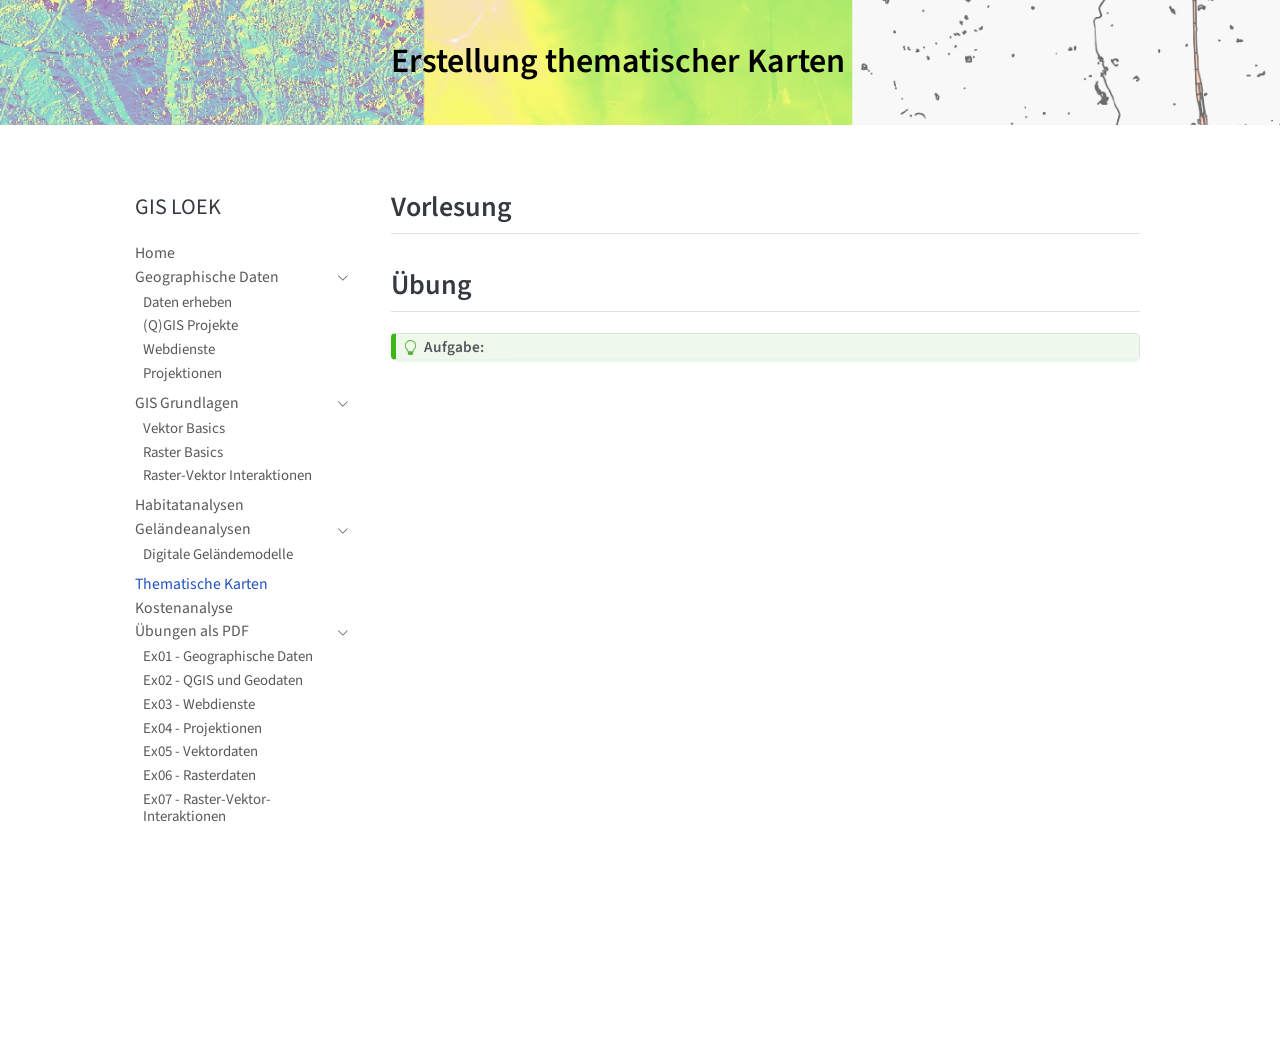
<file: docs/visualisierung.html>
<!DOCTYPE html>
<html xmlns="http://www.w3.org/1999/xhtml" lang="en" xml:lang="en"><head>

<meta charset="utf-8">
<meta name="generator" content="quarto-1.6.42">

<meta name="viewport" content="width=device-width, initial-scale=1.0, user-scalable=yes">


<title>Erstellung thematischer Karten – GIS LOEK</title>
<style>
code{white-space: pre-wrap;}
span.smallcaps{font-variant: small-caps;}
div.columns{display: flex; gap: min(4vw, 1.5em);}
div.column{flex: auto; overflow-x: auto;}
div.hanging-indent{margin-left: 1.5em; text-indent: -1.5em;}
ul.task-list{list-style: none;}
ul.task-list li input[type="checkbox"] {
  width: 0.8em;
  margin: 0 0.8em 0.2em -1em; /* quarto-specific, see https://github.com/quarto-dev/quarto-cli/issues/4556 */ 
  vertical-align: middle;
}
</style>


<script src="site_libs/quarto-nav/quarto-nav.js"></script>
<script src="site_libs/quarto-nav/headroom.min.js"></script>
<script src="site_libs/clipboard/clipboard.min.js"></script>
<script src="site_libs/quarto-search/autocomplete.umd.js"></script>
<script src="site_libs/quarto-search/fuse.min.js"></script>
<script src="site_libs/quarto-search/quarto-search.js"></script>
<meta name="quarto:offset" content="./">
<script src="site_libs/quarto-html/quarto.js"></script>
<script src="site_libs/quarto-html/popper.min.js"></script>
<script src="site_libs/quarto-html/tippy.umd.min.js"></script>
<script src="site_libs/quarto-html/anchor.min.js"></script>
<link href="site_libs/quarto-html/tippy.css" rel="stylesheet">
<link href="site_libs/quarto-html/quarto-syntax-highlighting-2f5df379a58b258e96c21c0638c20c03.css" rel="stylesheet" id="quarto-text-highlighting-styles">
<script src="site_libs/bootstrap/bootstrap.min.js"></script>
<link href="site_libs/bootstrap/bootstrap-icons.css" rel="stylesheet">
<link href="site_libs/bootstrap/bootstrap-6a843e73c7f45eadd9a50980ea80f983.min.css" rel="stylesheet" append-hash="true" id="quarto-bootstrap" data-mode="light">
<script id="quarto-search-options" type="application/json">{
  "location": "sidebar",
  "copy-button": false,
  "collapse-after": 3,
  "panel-placement": "start",
  "type": "textbox",
  "limit": 50,
  "keyboard-shortcut": [
    "f",
    "/",
    "s"
  ],
  "show-item-context": false,
  "language": {
    "search-no-results-text": "No results",
    "search-matching-documents-text": "matching documents",
    "search-copy-link-title": "Copy link to search",
    "search-hide-matches-text": "Hide additional matches",
    "search-more-match-text": "more match in this document",
    "search-more-matches-text": "more matches in this document",
    "search-clear-button-title": "Clear",
    "search-text-placeholder": "",
    "search-detached-cancel-button-title": "Cancel",
    "search-submit-button-title": "Submit",
    "search-label": "Search"
  }
}</script>
<style>

      .quarto-title-block .quarto-title-banner h1,
      .quarto-title-block .quarto-title-banner h2,
      .quarto-title-block .quarto-title-banner h3,
      .quarto-title-block .quarto-title-banner h4,
      .quarto-title-block .quarto-title-banner h5,
      .quarto-title-block .quarto-title-banner h6
      {
        color: black;
      }

      .quarto-title-block .quarto-title-banner {
        color: black;
background-image: url(assets/giskurs_header_s_t.png);
background-size: cover;
      }
</style>


<link rel="stylesheet" href="assets/style.css">
</head>

<body class="nav-sidebar floating fullcontent">

<div id="quarto-search-results"></div>
  <header id="quarto-header" class="headroom fixed-top quarto-banner">
  <nav class="quarto-secondary-nav">
    <div class="container-fluid d-flex">
      <button type="button" class="quarto-btn-toggle btn" data-bs-toggle="collapse" role="button" data-bs-target=".quarto-sidebar-collapse-item" aria-controls="quarto-sidebar" aria-expanded="false" aria-label="Toggle sidebar navigation" onclick="if (window.quartoToggleHeadroom) { window.quartoToggleHeadroom(); }">
        <i class="bi bi-layout-text-sidebar-reverse"></i>
      </button>
        <a class="flex-grow-1 no-decor" role="navigation" data-bs-toggle="collapse" data-bs-target=".quarto-sidebar-collapse-item" aria-controls="quarto-sidebar" aria-expanded="false" aria-label="Toggle sidebar navigation" onclick="if (window.quartoToggleHeadroom) { window.quartoToggleHeadroom(); }">      
          <h1 class="quarto-secondary-nav-title">Erstellung thematischer Karten</h1>
        </a>     
    </div>
  </nav>
</header>
<!-- content -->
<header id="title-block-header" class="quarto-title-block default page-columns page-full">
  <div class="quarto-title-banner page-columns page-full">
    <div class="quarto-title column-body">
      <h1 class="title d-none d-lg-block">Erstellung thematischer Karten</h1>
                      </div>
  </div>
    
  
  <div class="quarto-title-meta">

      
    
      
    </div>
    
  
  </header><div id="quarto-content" class="quarto-container page-columns page-rows-contents page-layout-article">
<!-- sidebar -->
  <nav id="quarto-sidebar" class="sidebar collapse collapse-horizontal quarto-sidebar-collapse-item sidebar-navigation floating overflow-auto">
    <div class="pt-lg-2 mt-2 text-left sidebar-header">
    <div class="sidebar-title mb-0 py-0">
      <a href="./">GIS LOEK</a> 
    </div>
      </div>
    <div class="sidebar-menu-container"> 
    <ul class="list-unstyled mt-1">
        <li class="sidebar-item">
  <div class="sidebar-item-container"> 
  <a href="./index.html" class="sidebar-item-text sidebar-link">
 <span class="menu-text">Home</span></a>
  </div>
</li>
        <li class="sidebar-item sidebar-item-section">
      <div class="sidebar-item-container"> 
            <a class="sidebar-item-text sidebar-link text-start" data-bs-toggle="collapse" data-bs-target="#quarto-sidebar-section-1" role="navigation" aria-expanded="true">
 <span class="menu-text">Geographische Daten</span></a>
          <a class="sidebar-item-toggle text-start" data-bs-toggle="collapse" data-bs-target="#quarto-sidebar-section-1" role="navigation" aria-expanded="true" aria-label="Toggle section">
            <i class="bi bi-chevron-right ms-2"></i>
          </a> 
      </div>
      <ul id="quarto-sidebar-section-1" class="collapse list-unstyled sidebar-section depth1 show">  
          <li class="sidebar-item">
  <div class="sidebar-item-container"> 
  <a href="./daten-erheben.html" class="sidebar-item-text sidebar-link">
 <span class="menu-text">Daten erheben</span></a>
  </div>
</li>
          <li class="sidebar-item">
  <div class="sidebar-item-container"> 
  <a href="./gis-projekte.html" class="sidebar-item-text sidebar-link">
 <span class="menu-text">(Q)GIS Projekte</span></a>
  </div>
</li>
          <li class="sidebar-item">
  <div class="sidebar-item-container"> 
  <a href="./webservices.html" class="sidebar-item-text sidebar-link">
 <span class="menu-text">Webdienste</span></a>
  </div>
</li>
          <li class="sidebar-item">
  <div class="sidebar-item-container"> 
  <a href="./projectionen.html" class="sidebar-item-text sidebar-link">
 <span class="menu-text">Projektionen</span></a>
  </div>
</li>
      </ul>
  </li>
        <li class="sidebar-item sidebar-item-section">
      <div class="sidebar-item-container"> 
            <a class="sidebar-item-text sidebar-link text-start" data-bs-toggle="collapse" data-bs-target="#quarto-sidebar-section-2" role="navigation" aria-expanded="true">
 <span class="menu-text">GIS Grundlagen</span></a>
          <a class="sidebar-item-toggle text-start" data-bs-toggle="collapse" data-bs-target="#quarto-sidebar-section-2" role="navigation" aria-expanded="true" aria-label="Toggle section">
            <i class="bi bi-chevron-right ms-2"></i>
          </a> 
      </div>
      <ul id="quarto-sidebar-section-2" class="collapse list-unstyled sidebar-section depth1 show">  
          <li class="sidebar-item">
  <div class="sidebar-item-container"> 
  <a href="./vector-basics.html" class="sidebar-item-text sidebar-link">
 <span class="menu-text">Vektor Basics</span></a>
  </div>
</li>
          <li class="sidebar-item">
  <div class="sidebar-item-container"> 
  <a href="./raster-basics.html" class="sidebar-item-text sidebar-link">
 <span class="menu-text">Raster Basics</span></a>
  </div>
</li>
          <li class="sidebar-item">
  <div class="sidebar-item-container"> 
  <a href="./raster-vector-basics.html" class="sidebar-item-text sidebar-link">
 <span class="menu-text">Raster-Vektor Interaktionen</span></a>
  </div>
</li>
      </ul>
  </li>
        <li class="sidebar-item">
  <div class="sidebar-item-container"> 
  <a href="./habitatanalysen.html" class="sidebar-item-text sidebar-link">
 <span class="menu-text">Habitatanalysen</span></a>
  </div>
</li>
        <li class="sidebar-item sidebar-item-section">
      <div class="sidebar-item-container"> 
            <a class="sidebar-item-text sidebar-link text-start" data-bs-toggle="collapse" data-bs-target="#quarto-sidebar-section-3" role="navigation" aria-expanded="true">
 <span class="menu-text">Geländeanalysen</span></a>
          <a class="sidebar-item-toggle text-start" data-bs-toggle="collapse" data-bs-target="#quarto-sidebar-section-3" role="navigation" aria-expanded="true" aria-label="Toggle section">
            <i class="bi bi-chevron-right ms-2"></i>
          </a> 
      </div>
      <ul id="quarto-sidebar-section-3" class="collapse list-unstyled sidebar-section depth1 show">  
          <li class="sidebar-item">
  <div class="sidebar-item-container"> 
  <a href="./topography.html" class="sidebar-item-text sidebar-link">
 <span class="menu-text">Digitale Geländemodelle</span></a>
  </div>
</li>
      </ul>
  </li>
        <li class="sidebar-item">
  <div class="sidebar-item-container"> 
  <a href="./visualisierung.html" class="sidebar-item-text sidebar-link active">
 <span class="menu-text">Thematische Karten</span></a>
  </div>
</li>
        <li class="sidebar-item">
  <div class="sidebar-item-container"> 
  <a href="./kostenanalyse.html" class="sidebar-item-text sidebar-link">
 <span class="menu-text">Kostenanalyse</span></a>
  </div>
</li>
        <li class="sidebar-item sidebar-item-section">
      <div class="sidebar-item-container"> 
            <a class="sidebar-item-text sidebar-link text-start" data-bs-toggle="collapse" data-bs-target="#quarto-sidebar-section-4" role="navigation" aria-expanded="true">
 <span class="menu-text">Übungen als PDF</span></a>
          <a class="sidebar-item-toggle text-start" data-bs-toggle="collapse" data-bs-target="#quarto-sidebar-section-4" role="navigation" aria-expanded="true" aria-label="Toggle section">
            <i class="bi bi-chevron-right ms-2"></i>
          </a> 
      </div>
      <ul id="quarto-sidebar-section-4" class="collapse list-unstyled sidebar-section depth1 show">  
          <li class="sidebar-item">
  <div class="sidebar-item-container"> 
  <a href="./exercises/ex01-geographische-daten.pdf" class="sidebar-item-text sidebar-link">
 <span class="menu-text">Ex01 - Geographische Daten</span></a>
  </div>
</li>
          <li class="sidebar-item">
  <div class="sidebar-item-container"> 
  <a href="./exercises/ex02-datenformate.pdf" class="sidebar-item-text sidebar-link">
 <span class="menu-text">Ex02 - QGIS und Geodaten</span></a>
  </div>
</li>
          <li class="sidebar-item">
  <div class="sidebar-item-container"> 
  <a href="./exercises/ex03-webdienste.pdf" class="sidebar-item-text sidebar-link">
 <span class="menu-text">Ex03 - Webdienste</span></a>
  </div>
</li>
          <li class="sidebar-item">
  <div class="sidebar-item-container"> 
  <a href="./exercises/ex04-projektionen.pdf" class="sidebar-item-text sidebar-link">
 <span class="menu-text">Ex04 - Projektionen</span></a>
  </div>
</li>
          <li class="sidebar-item">
  <div class="sidebar-item-container"> 
  <a href="./exercises/ex05-vektor.pdf" class="sidebar-item-text sidebar-link">
 <span class="menu-text">Ex05 - Vektordaten</span></a>
  </div>
</li>
          <li class="sidebar-item">
  <div class="sidebar-item-container"> 
  <a href="./exercises/ex06-raster.pdf" class="sidebar-item-text sidebar-link">
 <span class="menu-text">Ex06 - Rasterdaten</span></a>
  </div>
</li>
          <li class="sidebar-item">
  <div class="sidebar-item-container"> 
  <a href="./exercises/ex07-raster_vector.pdf" class="sidebar-item-text sidebar-link">
 <span class="menu-text">Ex07 - Raster-Vektor-Interaktionen</span></a>
  </div>
</li>
      </ul>
  </li>
    </ul>
    </div>
</nav>
<div id="quarto-sidebar-glass" class="quarto-sidebar-collapse-item" data-bs-toggle="collapse" data-bs-target=".quarto-sidebar-collapse-item"></div>
<!-- margin-sidebar -->
    
<!-- main -->
<main class="content quarto-banner-title-block" id="quarto-document-content">





<section id="vorlesung" class="level2">
<h2 class="anchored" data-anchor-id="vorlesung">Vorlesung</h2>
</section>
<section id="übung" class="level2">
<h2 class="anchored" data-anchor-id="übung">Übung</h2>
<div class="callout callout-style-default callout-tip callout-titled">
<div class="callout-header d-flex align-content-center">
<div class="callout-icon-container">
<i class="callout-icon"></i>
</div>
<div class="callout-title-container flex-fill">
Aufgabe:
</div>
</div>
<div class="callout-body-container callout-body">

</div>
</div>


</section>

</main> <!-- /main -->
<script id="quarto-html-after-body" type="application/javascript">
window.document.addEventListener("DOMContentLoaded", function (event) {
  const toggleBodyColorMode = (bsSheetEl) => {
    const mode = bsSheetEl.getAttribute("data-mode");
    const bodyEl = window.document.querySelector("body");
    if (mode === "dark") {
      bodyEl.classList.add("quarto-dark");
      bodyEl.classList.remove("quarto-light");
    } else {
      bodyEl.classList.add("quarto-light");
      bodyEl.classList.remove("quarto-dark");
    }
  }
  const toggleBodyColorPrimary = () => {
    const bsSheetEl = window.document.querySelector("link#quarto-bootstrap");
    if (bsSheetEl) {
      toggleBodyColorMode(bsSheetEl);
    }
  }
  toggleBodyColorPrimary();  
  const icon = "";
  const anchorJS = new window.AnchorJS();
  anchorJS.options = {
    placement: 'right',
    icon: icon
  };
  anchorJS.add('.anchored');
  const isCodeAnnotation = (el) => {
    for (const clz of el.classList) {
      if (clz.startsWith('code-annotation-')) {                     
        return true;
      }
    }
    return false;
  }
  const onCopySuccess = function(e) {
    // button target
    const button = e.trigger;
    // don't keep focus
    button.blur();
    // flash "checked"
    button.classList.add('code-copy-button-checked');
    var currentTitle = button.getAttribute("title");
    button.setAttribute("title", "Copied!");
    let tooltip;
    if (window.bootstrap) {
      button.setAttribute("data-bs-toggle", "tooltip");
      button.setAttribute("data-bs-placement", "left");
      button.setAttribute("data-bs-title", "Copied!");
      tooltip = new bootstrap.Tooltip(button, 
        { trigger: "manual", 
          customClass: "code-copy-button-tooltip",
          offset: [0, -8]});
      tooltip.show();    
    }
    setTimeout(function() {
      if (tooltip) {
        tooltip.hide();
        button.removeAttribute("data-bs-title");
        button.removeAttribute("data-bs-toggle");
        button.removeAttribute("data-bs-placement");
      }
      button.setAttribute("title", currentTitle);
      button.classList.remove('code-copy-button-checked');
    }, 1000);
    // clear code selection
    e.clearSelection();
  }
  const getTextToCopy = function(trigger) {
      const codeEl = trigger.previousElementSibling.cloneNode(true);
      for (const childEl of codeEl.children) {
        if (isCodeAnnotation(childEl)) {
          childEl.remove();
        }
      }
      return codeEl.innerText;
  }
  const clipboard = new window.ClipboardJS('.code-copy-button:not([data-in-quarto-modal])', {
    text: getTextToCopy
  });
  clipboard.on('success', onCopySuccess);
  if (window.document.getElementById('quarto-embedded-source-code-modal')) {
    const clipboardModal = new window.ClipboardJS('.code-copy-button[data-in-quarto-modal]', {
      text: getTextToCopy,
      container: window.document.getElementById('quarto-embedded-source-code-modal')
    });
    clipboardModal.on('success', onCopySuccess);
  }
    var localhostRegex = new RegExp(/^(?:http|https):\/\/localhost\:?[0-9]*\//);
    var mailtoRegex = new RegExp(/^mailto:/);
      var filterRegex = new RegExp('/' + window.location.host + '/');
    var isInternal = (href) => {
        return filterRegex.test(href) || localhostRegex.test(href) || mailtoRegex.test(href);
    }
    // Inspect non-navigation links and adorn them if external
 	var links = window.document.querySelectorAll('a[href]:not(.nav-link):not(.navbar-brand):not(.toc-action):not(.sidebar-link):not(.sidebar-item-toggle):not(.pagination-link):not(.no-external):not([aria-hidden]):not(.dropdown-item):not(.quarto-navigation-tool):not(.about-link)');
    for (var i=0; i<links.length; i++) {
      const link = links[i];
      if (!isInternal(link.href)) {
        // undo the damage that might have been done by quarto-nav.js in the case of
        // links that we want to consider external
        if (link.dataset.originalHref !== undefined) {
          link.href = link.dataset.originalHref;
        }
      }
    }
  function tippyHover(el, contentFn, onTriggerFn, onUntriggerFn) {
    const config = {
      allowHTML: true,
      maxWidth: 500,
      delay: 100,
      arrow: false,
      appendTo: function(el) {
          return el.parentElement;
      },
      interactive: true,
      interactiveBorder: 10,
      theme: 'quarto',
      placement: 'bottom-start',
    };
    if (contentFn) {
      config.content = contentFn;
    }
    if (onTriggerFn) {
      config.onTrigger = onTriggerFn;
    }
    if (onUntriggerFn) {
      config.onUntrigger = onUntriggerFn;
    }
    window.tippy(el, config); 
  }
  const noterefs = window.document.querySelectorAll('a[role="doc-noteref"]');
  for (var i=0; i<noterefs.length; i++) {
    const ref = noterefs[i];
    tippyHover(ref, function() {
      // use id or data attribute instead here
      let href = ref.getAttribute('data-footnote-href') || ref.getAttribute('href');
      try { href = new URL(href).hash; } catch {}
      const id = href.replace(/^#\/?/, "");
      const note = window.document.getElementById(id);
      if (note) {
        return note.innerHTML;
      } else {
        return "";
      }
    });
  }
  const xrefs = window.document.querySelectorAll('a.quarto-xref');
  const processXRef = (id, note) => {
    // Strip column container classes
    const stripColumnClz = (el) => {
      el.classList.remove("page-full", "page-columns");
      if (el.children) {
        for (const child of el.children) {
          stripColumnClz(child);
        }
      }
    }
    stripColumnClz(note)
    if (id === null || id.startsWith('sec-')) {
      // Special case sections, only their first couple elements
      const container = document.createElement("div");
      if (note.children && note.children.length > 2) {
        container.appendChild(note.children[0].cloneNode(true));
        for (let i = 1; i < note.children.length; i++) {
          const child = note.children[i];
          if (child.tagName === "P" && child.innerText === "") {
            continue;
          } else {
            container.appendChild(child.cloneNode(true));
            break;
          }
        }
        if (window.Quarto?.typesetMath) {
          window.Quarto.typesetMath(container);
        }
        return container.innerHTML
      } else {
        if (window.Quarto?.typesetMath) {
          window.Quarto.typesetMath(note);
        }
        return note.innerHTML;
      }
    } else {
      // Remove any anchor links if they are present
      const anchorLink = note.querySelector('a.anchorjs-link');
      if (anchorLink) {
        anchorLink.remove();
      }
      if (window.Quarto?.typesetMath) {
        window.Quarto.typesetMath(note);
      }
      if (note.classList.contains("callout")) {
        return note.outerHTML;
      } else {
        return note.innerHTML;
      }
    }
  }
  for (var i=0; i<xrefs.length; i++) {
    const xref = xrefs[i];
    tippyHover(xref, undefined, function(instance) {
      instance.disable();
      let url = xref.getAttribute('href');
      let hash = undefined; 
      if (url.startsWith('#')) {
        hash = url;
      } else {
        try { hash = new URL(url).hash; } catch {}
      }
      if (hash) {
        const id = hash.replace(/^#\/?/, "");
        const note = window.document.getElementById(id);
        if (note !== null) {
          try {
            const html = processXRef(id, note.cloneNode(true));
            instance.setContent(html);
          } finally {
            instance.enable();
            instance.show();
          }
        } else {
          // See if we can fetch this
          fetch(url.split('#')[0])
          .then(res => res.text())
          .then(html => {
            const parser = new DOMParser();
            const htmlDoc = parser.parseFromString(html, "text/html");
            const note = htmlDoc.getElementById(id);
            if (note !== null) {
              const html = processXRef(id, note);
              instance.setContent(html);
            } 
          }).finally(() => {
            instance.enable();
            instance.show();
          });
        }
      } else {
        // See if we can fetch a full url (with no hash to target)
        // This is a special case and we should probably do some content thinning / targeting
        fetch(url)
        .then(res => res.text())
        .then(html => {
          const parser = new DOMParser();
          const htmlDoc = parser.parseFromString(html, "text/html");
          const note = htmlDoc.querySelector('main.content');
          if (note !== null) {
            // This should only happen for chapter cross references
            // (since there is no id in the URL)
            // remove the first header
            if (note.children.length > 0 && note.children[0].tagName === "HEADER") {
              note.children[0].remove();
            }
            const html = processXRef(null, note);
            instance.setContent(html);
          } 
        }).finally(() => {
          instance.enable();
          instance.show();
        });
      }
    }, function(instance) {
    });
  }
      let selectedAnnoteEl;
      const selectorForAnnotation = ( cell, annotation) => {
        let cellAttr = 'data-code-cell="' + cell + '"';
        let lineAttr = 'data-code-annotation="' +  annotation + '"';
        const selector = 'span[' + cellAttr + '][' + lineAttr + ']';
        return selector;
      }
      const selectCodeLines = (annoteEl) => {
        const doc = window.document;
        const targetCell = annoteEl.getAttribute("data-target-cell");
        const targetAnnotation = annoteEl.getAttribute("data-target-annotation");
        const annoteSpan = window.document.querySelector(selectorForAnnotation(targetCell, targetAnnotation));
        const lines = annoteSpan.getAttribute("data-code-lines").split(",");
        const lineIds = lines.map((line) => {
          return targetCell + "-" + line;
        })
        let top = null;
        let height = null;
        let parent = null;
        if (lineIds.length > 0) {
            //compute the position of the single el (top and bottom and make a div)
            const el = window.document.getElementById(lineIds[0]);
            top = el.offsetTop;
            height = el.offsetHeight;
            parent = el.parentElement.parentElement;
          if (lineIds.length > 1) {
            const lastEl = window.document.getElementById(lineIds[lineIds.length - 1]);
            const bottom = lastEl.offsetTop + lastEl.offsetHeight;
            height = bottom - top;
          }
          if (top !== null && height !== null && parent !== null) {
            // cook up a div (if necessary) and position it 
            let div = window.document.getElementById("code-annotation-line-highlight");
            if (div === null) {
              div = window.document.createElement("div");
              div.setAttribute("id", "code-annotation-line-highlight");
              div.style.position = 'absolute';
              parent.appendChild(div);
            }
            div.style.top = top - 2 + "px";
            div.style.height = height + 4 + "px";
            div.style.left = 0;
            let gutterDiv = window.document.getElementById("code-annotation-line-highlight-gutter");
            if (gutterDiv === null) {
              gutterDiv = window.document.createElement("div");
              gutterDiv.setAttribute("id", "code-annotation-line-highlight-gutter");
              gutterDiv.style.position = 'absolute';
              const codeCell = window.document.getElementById(targetCell);
              const gutter = codeCell.querySelector('.code-annotation-gutter');
              gutter.appendChild(gutterDiv);
            }
            gutterDiv.style.top = top - 2 + "px";
            gutterDiv.style.height = height + 4 + "px";
          }
          selectedAnnoteEl = annoteEl;
        }
      };
      const unselectCodeLines = () => {
        const elementsIds = ["code-annotation-line-highlight", "code-annotation-line-highlight-gutter"];
        elementsIds.forEach((elId) => {
          const div = window.document.getElementById(elId);
          if (div) {
            div.remove();
          }
        });
        selectedAnnoteEl = undefined;
      };
        // Handle positioning of the toggle
    window.addEventListener(
      "resize",
      throttle(() => {
        elRect = undefined;
        if (selectedAnnoteEl) {
          selectCodeLines(selectedAnnoteEl);
        }
      }, 10)
    );
    function throttle(fn, ms) {
    let throttle = false;
    let timer;
      return (...args) => {
        if(!throttle) { // first call gets through
            fn.apply(this, args);
            throttle = true;
        } else { // all the others get throttled
            if(timer) clearTimeout(timer); // cancel #2
            timer = setTimeout(() => {
              fn.apply(this, args);
              timer = throttle = false;
            }, ms);
        }
      };
    }
      // Attach click handler to the DT
      const annoteDls = window.document.querySelectorAll('dt[data-target-cell]');
      for (const annoteDlNode of annoteDls) {
        annoteDlNode.addEventListener('click', (event) => {
          const clickedEl = event.target;
          if (clickedEl !== selectedAnnoteEl) {
            unselectCodeLines();
            const activeEl = window.document.querySelector('dt[data-target-cell].code-annotation-active');
            if (activeEl) {
              activeEl.classList.remove('code-annotation-active');
            }
            selectCodeLines(clickedEl);
            clickedEl.classList.add('code-annotation-active');
          } else {
            // Unselect the line
            unselectCodeLines();
            clickedEl.classList.remove('code-annotation-active');
          }
        });
      }
  const findCites = (el) => {
    const parentEl = el.parentElement;
    if (parentEl) {
      const cites = parentEl.dataset.cites;
      if (cites) {
        return {
          el,
          cites: cites.split(' ')
        };
      } else {
        return findCites(el.parentElement)
      }
    } else {
      return undefined;
    }
  };
  var bibliorefs = window.document.querySelectorAll('a[role="doc-biblioref"]');
  for (var i=0; i<bibliorefs.length; i++) {
    const ref = bibliorefs[i];
    const citeInfo = findCites(ref);
    if (citeInfo) {
      tippyHover(citeInfo.el, function() {
        var popup = window.document.createElement('div');
        citeInfo.cites.forEach(function(cite) {
          var citeDiv = window.document.createElement('div');
          citeDiv.classList.add('hanging-indent');
          citeDiv.classList.add('csl-entry');
          var biblioDiv = window.document.getElementById('ref-' + cite);
          if (biblioDiv) {
            citeDiv.innerHTML = biblioDiv.innerHTML;
          }
          popup.appendChild(citeDiv);
        });
        return popup.innerHTML;
      });
    }
  }
});
</script>
</div> <!-- /content -->




</body></html>
</file>
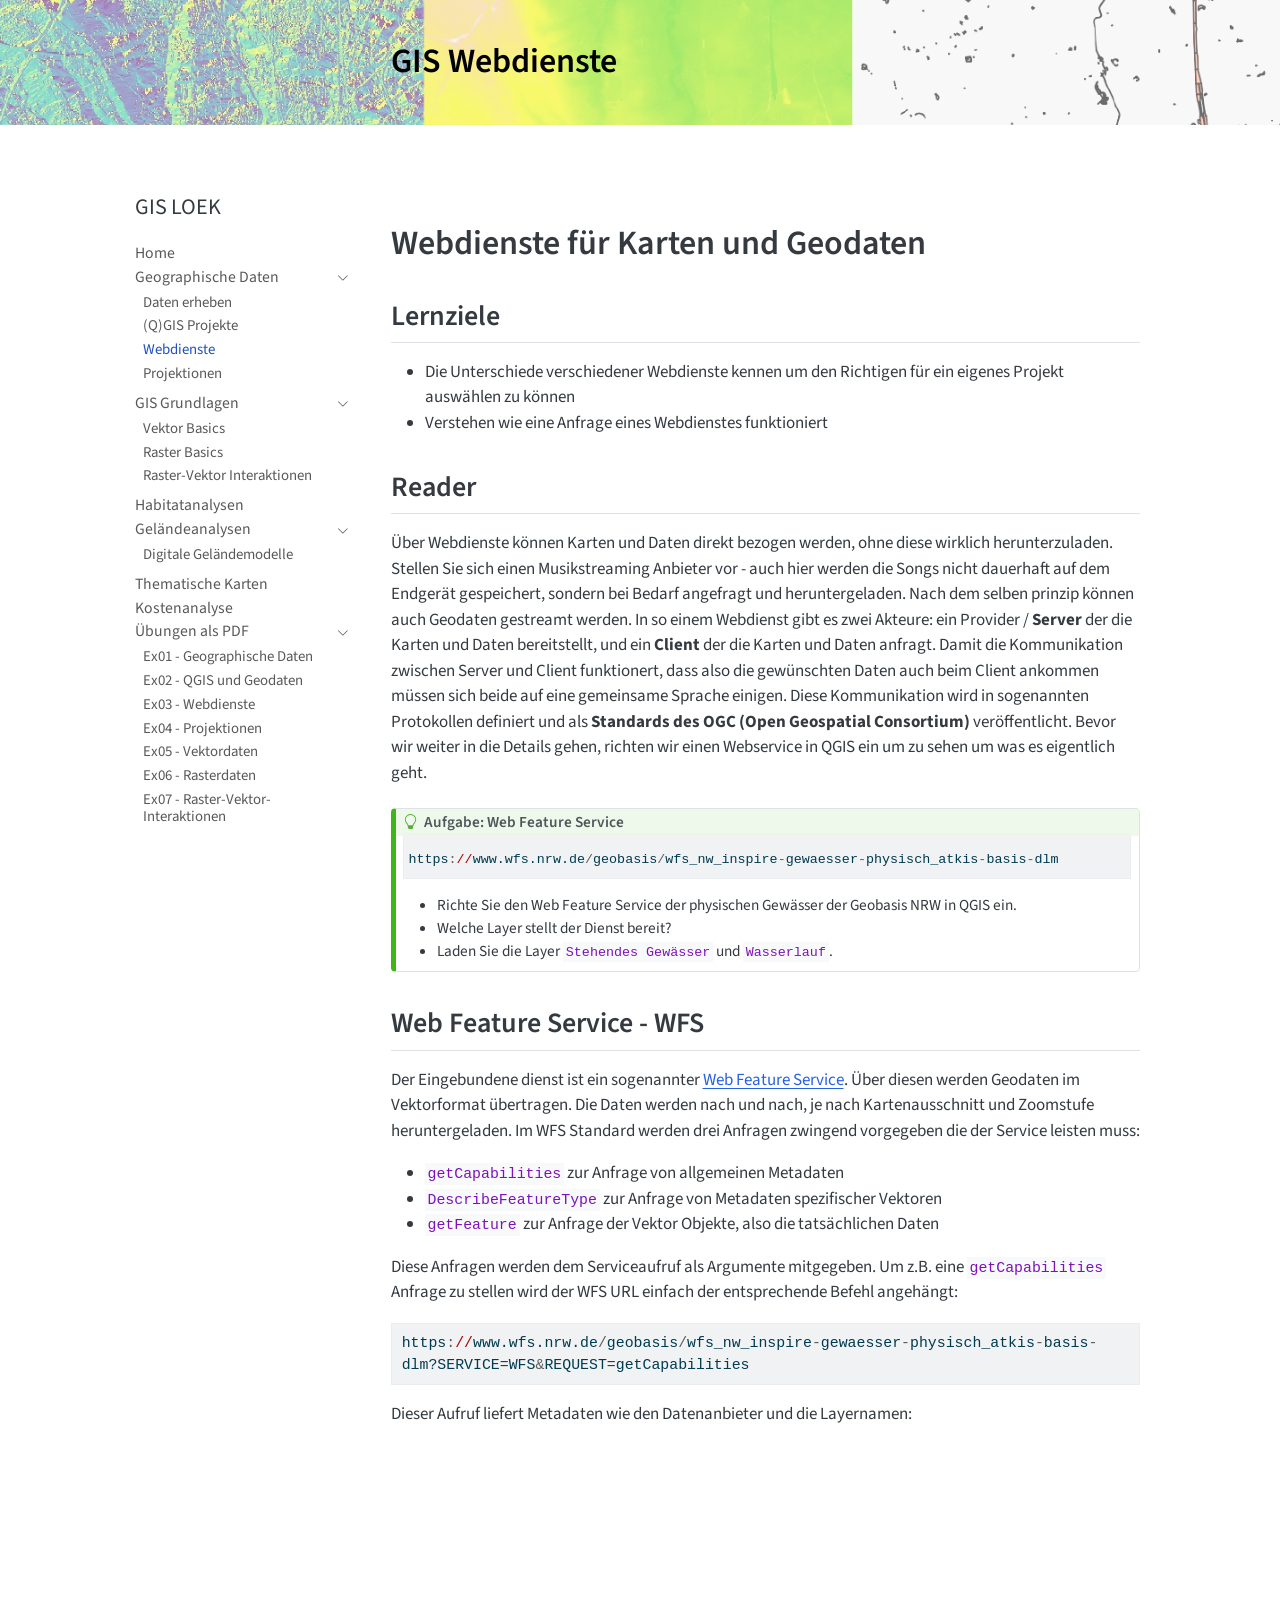
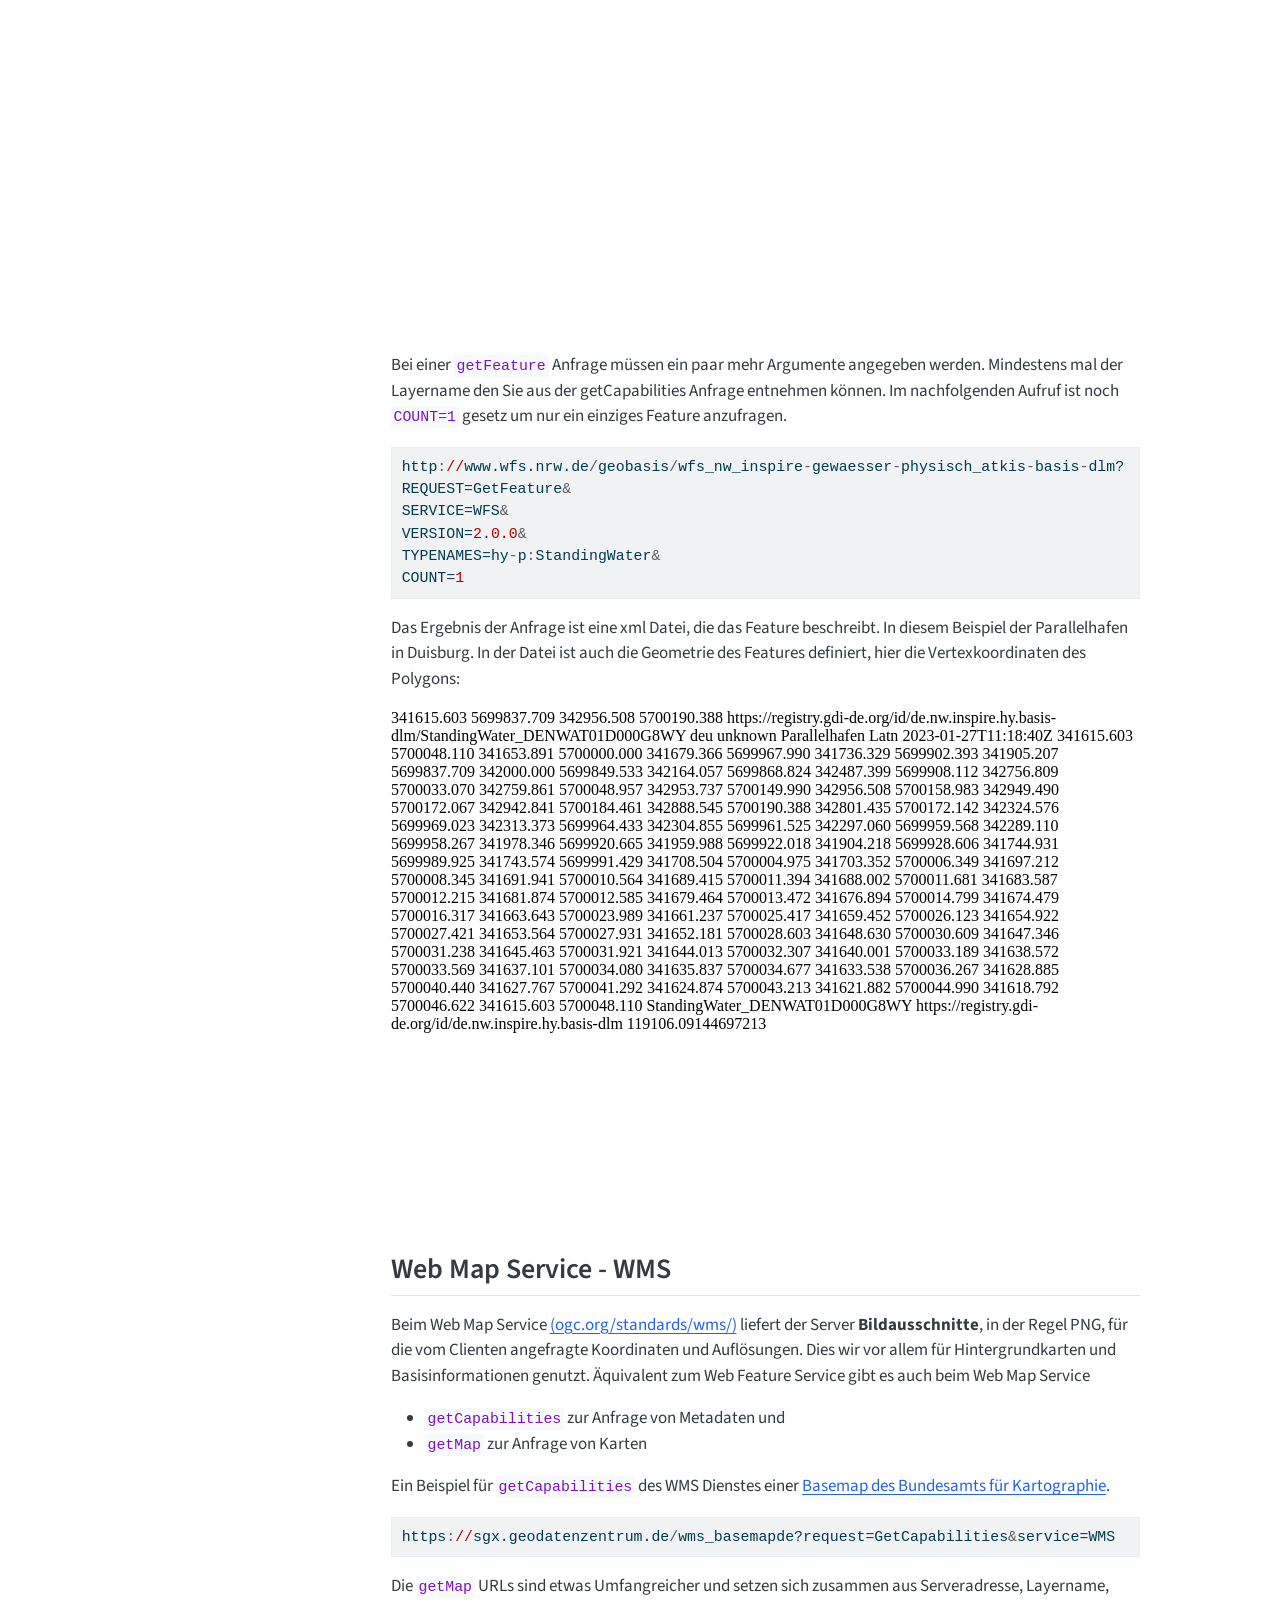
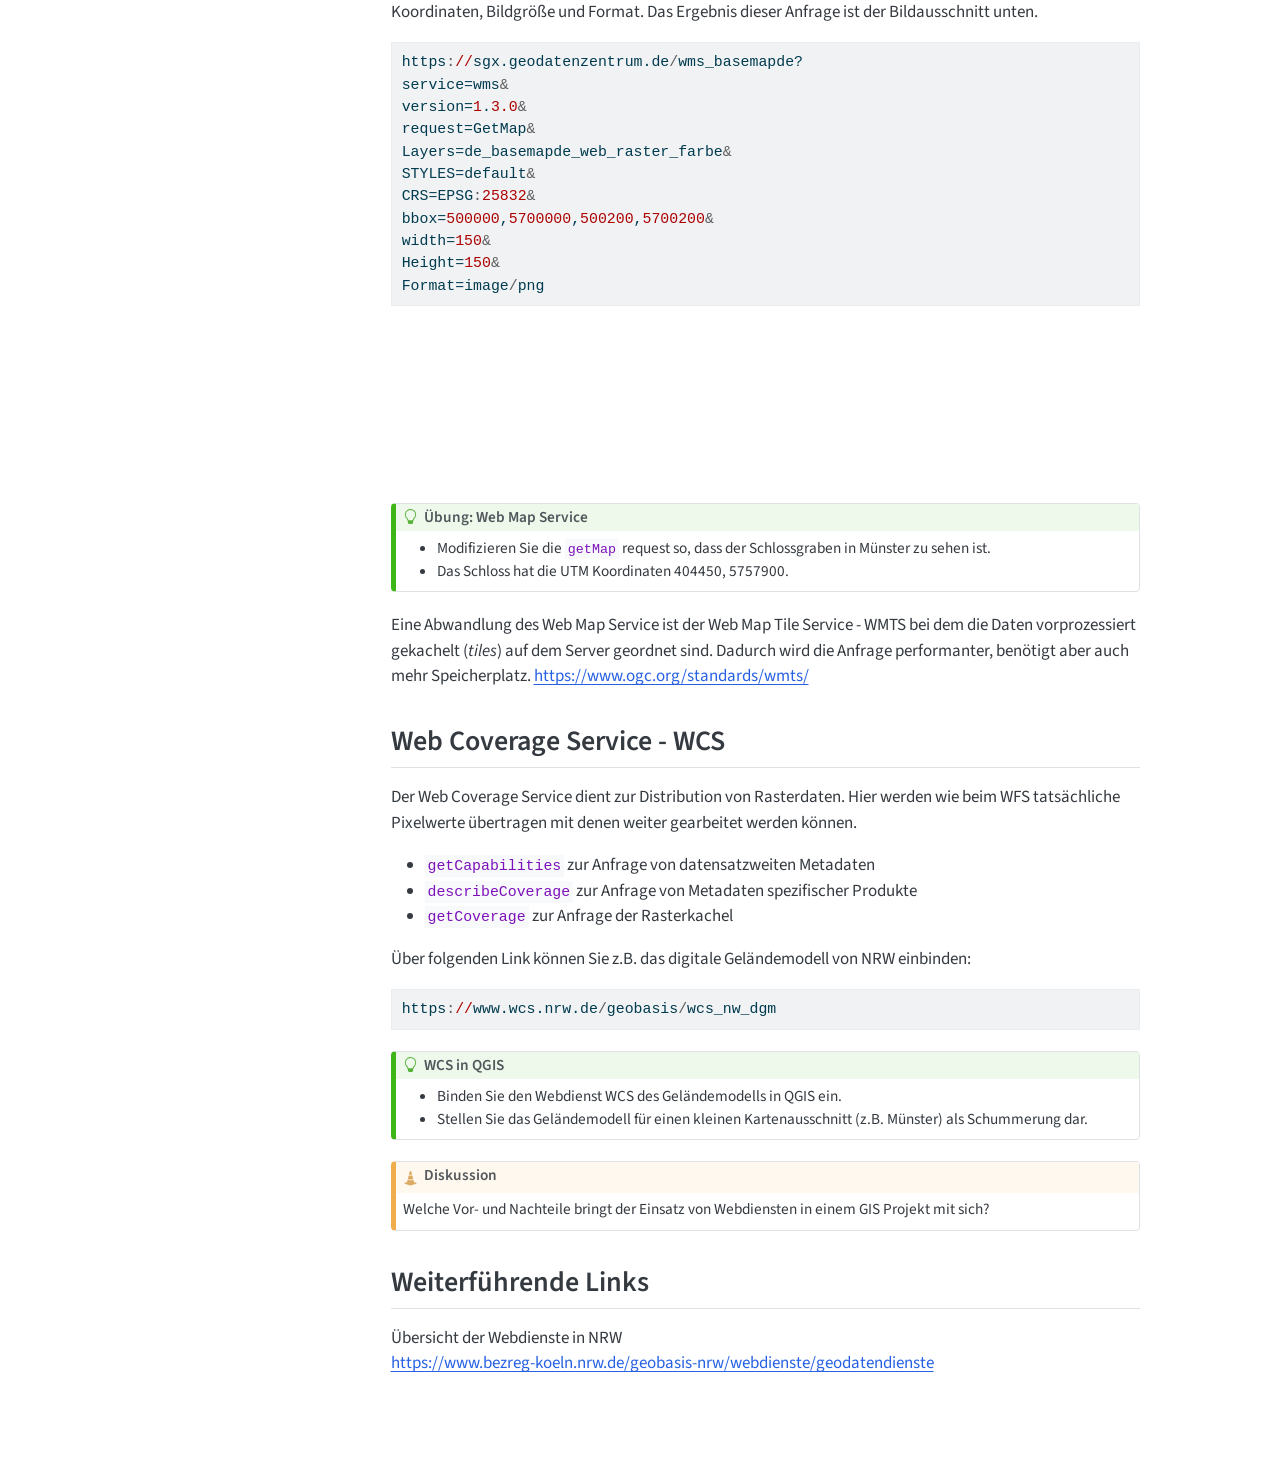
<file: docs/webservices.html>
<!DOCTYPE html>
<html xmlns="http://www.w3.org/1999/xhtml" lang="en" xml:lang="en"><head>

<meta charset="utf-8">
<meta name="generator" content="quarto-1.6.42">

<meta name="viewport" content="width=device-width, initial-scale=1.0, user-scalable=yes">


<title>GIS Webdienste – GIS LOEK</title>
<style>
code{white-space: pre-wrap;}
span.smallcaps{font-variant: small-caps;}
div.columns{display: flex; gap: min(4vw, 1.5em);}
div.column{flex: auto; overflow-x: auto;}
div.hanging-indent{margin-left: 1.5em; text-indent: -1.5em;}
ul.task-list{list-style: none;}
ul.task-list li input[type="checkbox"] {
  width: 0.8em;
  margin: 0 0.8em 0.2em -1em; /* quarto-specific, see https://github.com/quarto-dev/quarto-cli/issues/4556 */ 
  vertical-align: middle;
}
/* CSS for syntax highlighting */
pre > code.sourceCode { white-space: pre; position: relative; }
pre > code.sourceCode > span { line-height: 1.25; }
pre > code.sourceCode > span:empty { height: 1.2em; }
.sourceCode { overflow: visible; }
code.sourceCode > span { color: inherit; text-decoration: inherit; }
div.sourceCode { margin: 1em 0; }
pre.sourceCode { margin: 0; }
@media screen {
div.sourceCode { overflow: auto; }
}
@media print {
pre > code.sourceCode { white-space: pre-wrap; }
pre > code.sourceCode > span { display: inline-block; text-indent: -5em; padding-left: 5em; }
}
pre.numberSource code
  { counter-reset: source-line 0; }
pre.numberSource code > span
  { position: relative; left: -4em; counter-increment: source-line; }
pre.numberSource code > span > a:first-child::before
  { content: counter(source-line);
    position: relative; left: -1em; text-align: right; vertical-align: baseline;
    border: none; display: inline-block;
    -webkit-touch-callout: none; -webkit-user-select: none;
    -khtml-user-select: none; -moz-user-select: none;
    -ms-user-select: none; user-select: none;
    padding: 0 4px; width: 4em;
  }
pre.numberSource { margin-left: 3em;  padding-left: 4px; }
div.sourceCode
  {   }
@media screen {
pre > code.sourceCode > span > a:first-child::before { text-decoration: underline; }
}
</style>


<script src="site_libs/quarto-nav/quarto-nav.js"></script>
<script src="site_libs/quarto-nav/headroom.min.js"></script>
<script src="site_libs/clipboard/clipboard.min.js"></script>
<script src="site_libs/quarto-search/autocomplete.umd.js"></script>
<script src="site_libs/quarto-search/fuse.min.js"></script>
<script src="site_libs/quarto-search/quarto-search.js"></script>
<meta name="quarto:offset" content="./">
<script src="site_libs/quarto-html/quarto.js"></script>
<script src="site_libs/quarto-html/popper.min.js"></script>
<script src="site_libs/quarto-html/tippy.umd.min.js"></script>
<script src="site_libs/quarto-html/anchor.min.js"></script>
<link href="site_libs/quarto-html/tippy.css" rel="stylesheet">
<link href="site_libs/quarto-html/quarto-syntax-highlighting-2f5df379a58b258e96c21c0638c20c03.css" rel="stylesheet" id="quarto-text-highlighting-styles">
<script src="site_libs/bootstrap/bootstrap.min.js"></script>
<link href="site_libs/bootstrap/bootstrap-icons.css" rel="stylesheet">
<link href="site_libs/bootstrap/bootstrap-6a843e73c7f45eadd9a50980ea80f983.min.css" rel="stylesheet" append-hash="true" id="quarto-bootstrap" data-mode="light">
<script id="quarto-search-options" type="application/json">{
  "location": "sidebar",
  "copy-button": false,
  "collapse-after": 3,
  "panel-placement": "start",
  "type": "textbox",
  "limit": 50,
  "keyboard-shortcut": [
    "f",
    "/",
    "s"
  ],
  "show-item-context": false,
  "language": {
    "search-no-results-text": "No results",
    "search-matching-documents-text": "matching documents",
    "search-copy-link-title": "Copy link to search",
    "search-hide-matches-text": "Hide additional matches",
    "search-more-match-text": "more match in this document",
    "search-more-matches-text": "more matches in this document",
    "search-clear-button-title": "Clear",
    "search-text-placeholder": "",
    "search-detached-cancel-button-title": "Cancel",
    "search-submit-button-title": "Submit",
    "search-label": "Search"
  }
}</script>
<style>

      .quarto-title-block .quarto-title-banner h1,
      .quarto-title-block .quarto-title-banner h2,
      .quarto-title-block .quarto-title-banner h3,
      .quarto-title-block .quarto-title-banner h4,
      .quarto-title-block .quarto-title-banner h5,
      .quarto-title-block .quarto-title-banner h6
      {
        color: black;
      }

      .quarto-title-block .quarto-title-banner {
        color: black;
background-image: url(assets/giskurs_header_s_t.png);
background-size: cover;
      }
</style>


<link rel="stylesheet" href="assets/style.css">
</head>

<body class="nav-sidebar floating fullcontent">

<div id="quarto-search-results"></div>
  <header id="quarto-header" class="headroom fixed-top quarto-banner">
  <nav class="quarto-secondary-nav">
    <div class="container-fluid d-flex">
      <button type="button" class="quarto-btn-toggle btn" data-bs-toggle="collapse" role="button" data-bs-target=".quarto-sidebar-collapse-item" aria-controls="quarto-sidebar" aria-expanded="false" aria-label="Toggle sidebar navigation" onclick="if (window.quartoToggleHeadroom) { window.quartoToggleHeadroom(); }">
        <i class="bi bi-layout-text-sidebar-reverse"></i>
      </button>
        <a class="flex-grow-1 no-decor" role="navigation" data-bs-toggle="collapse" data-bs-target=".quarto-sidebar-collapse-item" aria-controls="quarto-sidebar" aria-expanded="false" aria-label="Toggle sidebar navigation" onclick="if (window.quartoToggleHeadroom) { window.quartoToggleHeadroom(); }">      
          <h1 class="quarto-secondary-nav-title">GIS Webdienste</h1>
        </a>     
    </div>
  </nav>
</header>
<!-- content -->
<header id="title-block-header" class="quarto-title-block default page-columns page-full">
  <div class="quarto-title-banner page-columns page-full">
    <div class="quarto-title column-body">
      <h1 class="title d-none d-lg-block">GIS Webdienste</h1>
                      </div>
  </div>
    
  
  <div class="quarto-title-meta">

      
    
      
    </div>
    
  
  </header><div id="quarto-content" class="quarto-container page-columns page-rows-contents page-layout-article">
<!-- sidebar -->
  <nav id="quarto-sidebar" class="sidebar collapse collapse-horizontal quarto-sidebar-collapse-item sidebar-navigation floating overflow-auto">
    <div class="pt-lg-2 mt-2 text-left sidebar-header">
    <div class="sidebar-title mb-0 py-0">
      <a href="./">GIS LOEK</a> 
    </div>
      </div>
    <div class="sidebar-menu-container"> 
    <ul class="list-unstyled mt-1">
        <li class="sidebar-item">
  <div class="sidebar-item-container"> 
  <a href="./index.html" class="sidebar-item-text sidebar-link">
 <span class="menu-text">Home</span></a>
  </div>
</li>
        <li class="sidebar-item sidebar-item-section">
      <div class="sidebar-item-container"> 
            <a class="sidebar-item-text sidebar-link text-start" data-bs-toggle="collapse" data-bs-target="#quarto-sidebar-section-1" role="navigation" aria-expanded="true">
 <span class="menu-text">Geographische Daten</span></a>
          <a class="sidebar-item-toggle text-start" data-bs-toggle="collapse" data-bs-target="#quarto-sidebar-section-1" role="navigation" aria-expanded="true" aria-label="Toggle section">
            <i class="bi bi-chevron-right ms-2"></i>
          </a> 
      </div>
      <ul id="quarto-sidebar-section-1" class="collapse list-unstyled sidebar-section depth1 show">  
          <li class="sidebar-item">
  <div class="sidebar-item-container"> 
  <a href="./daten-erheben.html" class="sidebar-item-text sidebar-link">
 <span class="menu-text">Daten erheben</span></a>
  </div>
</li>
          <li class="sidebar-item">
  <div class="sidebar-item-container"> 
  <a href="./gis-projekte.html" class="sidebar-item-text sidebar-link">
 <span class="menu-text">(Q)GIS Projekte</span></a>
  </div>
</li>
          <li class="sidebar-item">
  <div class="sidebar-item-container"> 
  <a href="./webservices.html" class="sidebar-item-text sidebar-link active">
 <span class="menu-text">Webdienste</span></a>
  </div>
</li>
          <li class="sidebar-item">
  <div class="sidebar-item-container"> 
  <a href="./projectionen.html" class="sidebar-item-text sidebar-link">
 <span class="menu-text">Projektionen</span></a>
  </div>
</li>
      </ul>
  </li>
        <li class="sidebar-item sidebar-item-section">
      <div class="sidebar-item-container"> 
            <a class="sidebar-item-text sidebar-link text-start" data-bs-toggle="collapse" data-bs-target="#quarto-sidebar-section-2" role="navigation" aria-expanded="true">
 <span class="menu-text">GIS Grundlagen</span></a>
          <a class="sidebar-item-toggle text-start" data-bs-toggle="collapse" data-bs-target="#quarto-sidebar-section-2" role="navigation" aria-expanded="true" aria-label="Toggle section">
            <i class="bi bi-chevron-right ms-2"></i>
          </a> 
      </div>
      <ul id="quarto-sidebar-section-2" class="collapse list-unstyled sidebar-section depth1 show">  
          <li class="sidebar-item">
  <div class="sidebar-item-container"> 
  <a href="./vector-basics.html" class="sidebar-item-text sidebar-link">
 <span class="menu-text">Vektor Basics</span></a>
  </div>
</li>
          <li class="sidebar-item">
  <div class="sidebar-item-container"> 
  <a href="./raster-basics.html" class="sidebar-item-text sidebar-link">
 <span class="menu-text">Raster Basics</span></a>
  </div>
</li>
          <li class="sidebar-item">
  <div class="sidebar-item-container"> 
  <a href="./raster-vector-basics.html" class="sidebar-item-text sidebar-link">
 <span class="menu-text">Raster-Vektor Interaktionen</span></a>
  </div>
</li>
      </ul>
  </li>
        <li class="sidebar-item">
  <div class="sidebar-item-container"> 
  <a href="./habitatanalysen.html" class="sidebar-item-text sidebar-link">
 <span class="menu-text">Habitatanalysen</span></a>
  </div>
</li>
        <li class="sidebar-item sidebar-item-section">
      <div class="sidebar-item-container"> 
            <a class="sidebar-item-text sidebar-link text-start" data-bs-toggle="collapse" data-bs-target="#quarto-sidebar-section-3" role="navigation" aria-expanded="true">
 <span class="menu-text">Geländeanalysen</span></a>
          <a class="sidebar-item-toggle text-start" data-bs-toggle="collapse" data-bs-target="#quarto-sidebar-section-3" role="navigation" aria-expanded="true" aria-label="Toggle section">
            <i class="bi bi-chevron-right ms-2"></i>
          </a> 
      </div>
      <ul id="quarto-sidebar-section-3" class="collapse list-unstyled sidebar-section depth1 show">  
          <li class="sidebar-item">
  <div class="sidebar-item-container"> 
  <a href="./topography.html" class="sidebar-item-text sidebar-link">
 <span class="menu-text">Digitale Geländemodelle</span></a>
  </div>
</li>
      </ul>
  </li>
        <li class="sidebar-item">
  <div class="sidebar-item-container"> 
  <a href="./visualisierung.html" class="sidebar-item-text sidebar-link">
 <span class="menu-text">Thematische Karten</span></a>
  </div>
</li>
        <li class="sidebar-item">
  <div class="sidebar-item-container"> 
  <a href="./kostenanalyse.html" class="sidebar-item-text sidebar-link">
 <span class="menu-text">Kostenanalyse</span></a>
  </div>
</li>
        <li class="sidebar-item sidebar-item-section">
      <div class="sidebar-item-container"> 
            <a class="sidebar-item-text sidebar-link text-start" data-bs-toggle="collapse" data-bs-target="#quarto-sidebar-section-4" role="navigation" aria-expanded="true">
 <span class="menu-text">Übungen als PDF</span></a>
          <a class="sidebar-item-toggle text-start" data-bs-toggle="collapse" data-bs-target="#quarto-sidebar-section-4" role="navigation" aria-expanded="true" aria-label="Toggle section">
            <i class="bi bi-chevron-right ms-2"></i>
          </a> 
      </div>
      <ul id="quarto-sidebar-section-4" class="collapse list-unstyled sidebar-section depth1 show">  
          <li class="sidebar-item">
  <div class="sidebar-item-container"> 
  <a href="./exercises/ex01-geographische-daten.pdf" class="sidebar-item-text sidebar-link">
 <span class="menu-text">Ex01 - Geographische Daten</span></a>
  </div>
</li>
          <li class="sidebar-item">
  <div class="sidebar-item-container"> 
  <a href="./exercises/ex02-datenformate.pdf" class="sidebar-item-text sidebar-link">
 <span class="menu-text">Ex02 - QGIS und Geodaten</span></a>
  </div>
</li>
          <li class="sidebar-item">
  <div class="sidebar-item-container"> 
  <a href="./exercises/ex03-webdienste.pdf" class="sidebar-item-text sidebar-link">
 <span class="menu-text">Ex03 - Webdienste</span></a>
  </div>
</li>
          <li class="sidebar-item">
  <div class="sidebar-item-container"> 
  <a href="./exercises/ex04-projektionen.pdf" class="sidebar-item-text sidebar-link">
 <span class="menu-text">Ex04 - Projektionen</span></a>
  </div>
</li>
          <li class="sidebar-item">
  <div class="sidebar-item-container"> 
  <a href="./exercises/ex05-vektor.pdf" class="sidebar-item-text sidebar-link">
 <span class="menu-text">Ex05 - Vektordaten</span></a>
  </div>
</li>
          <li class="sidebar-item">
  <div class="sidebar-item-container"> 
  <a href="./exercises/ex06-raster.pdf" class="sidebar-item-text sidebar-link">
 <span class="menu-text">Ex06 - Rasterdaten</span></a>
  </div>
</li>
          <li class="sidebar-item">
  <div class="sidebar-item-container"> 
  <a href="./exercises/ex07-raster_vector.pdf" class="sidebar-item-text sidebar-link">
 <span class="menu-text">Ex07 - Raster-Vektor-Interaktionen</span></a>
  </div>
</li>
      </ul>
  </li>
    </ul>
    </div>
</nav>
<div id="quarto-sidebar-glass" class="quarto-sidebar-collapse-item" data-bs-toggle="collapse" data-bs-target=".quarto-sidebar-collapse-item"></div>
<!-- margin-sidebar -->
    
<!-- main -->
<main class="content quarto-banner-title-block" id="quarto-document-content">





<section id="webdienste-für-karten-und-geodaten" class="level1">
<h1>Webdienste für Karten und Geodaten</h1>
<section id="lernziele" class="level2">
<h2 class="anchored" data-anchor-id="lernziele">Lernziele</h2>
<ul>
<li>Die Unterschiede verschiedener Webdienste kennen um den Richtigen für ein eigenes Projekt auswählen zu können</li>
<li>Verstehen wie eine Anfrage eines Webdienstes funktioniert</li>
</ul>
</section>
<section id="reader" class="level2">
<h2 class="anchored" data-anchor-id="reader">Reader</h2>
<p>Über Webdienste können Karten und Daten direkt bezogen werden, ohne diese wirklich herunterzuladen. Stellen Sie sich einen Musikstreaming Anbieter vor - auch hier werden die Songs nicht dauerhaft auf dem Endgerät gespeichert, sondern bei Bedarf angefragt und heruntergeladen. Nach dem selben prinzip können auch Geodaten gestreamt werden. In so einem Webdienst gibt es zwei Akteure: ein Provider / <strong>Server</strong> der die Karten und Daten bereitstellt, und ein <strong>Client</strong> der die Karten und Daten anfragt. Damit die Kommunikation zwischen Server und Client funktionert, dass also die gewünschten Daten auch beim Client ankommen müssen sich beide auf eine gemeinsame Sprache einigen. Diese Kommunikation wird in sogenannten Protokollen definiert und als <strong>Standards des OGC (Open Geospatial Consortium)</strong> veröffentlicht. Bevor wir weiter in die Details gehen, richten wir einen Webservice in QGIS ein um zu sehen um was es eigentlich geht.</p>
<div class="callout callout-style-default callout-tip callout-titled">
<div class="callout-header d-flex align-content-center">
<div class="callout-icon-container">
<i class="callout-icon"></i>
</div>
<div class="callout-title-container flex-fill">
Aufgabe: Web Feature Service
</div>
</div>
<div class="callout-body-container callout-body">
<div class="sourceCode" id="cb1"><pre class="sourceCode r code-with-copy"><code class="sourceCode r"><span id="cb1-1"><a href="#cb1-1" aria-hidden="true" tabindex="-1"></a>https<span class="sc">:</span><span class="er">//</span>www.wfs.nrw.de<span class="sc">/</span>geobasis<span class="sc">/</span>wfs_nw_inspire<span class="sc">-</span>gewaesser<span class="sc">-</span>physisch_atkis<span class="sc">-</span>basis<span class="sc">-</span>dlm</span></code><button title="Copy to Clipboard" class="code-copy-button"><i class="bi"></i></button></pre></div>
<ul>
<li>Richte Sie den Web Feature Service der physischen Gewässer der Geobasis NRW in QGIS ein.</li>
<li>Welche Layer stellt der Dienst bereit?</li>
<li>Laden Sie die Layer <code>Stehendes Gewässer</code> und <code>Wasserlauf</code>.</li>
</ul>
</div>
</div>
</section>
<section id="web-feature-service---wfs" class="level2">
<h2 class="anchored" data-anchor-id="web-feature-service---wfs">Web Feature Service - WFS</h2>
<p>Der Eingebundene dienst ist ein sogenannter <a href="https://www.ogc.org/standards/wfs/">Web Feature Service</a>. Über diesen werden Geodaten im Vektorformat übertragen. Die Daten werden nach und nach, je nach Kartenausschnitt und Zoomstufe heruntergeladen. Im WFS Standard werden drei Anfragen zwingend vorgegeben die der Service leisten muss:</p>
<ul>
<li><code>getCapabilities</code> zur Anfrage von allgemeinen Metadaten</li>
<li><code>DescribeFeatureType</code> zur Anfrage von Metadaten spezifischer Vektoren</li>
<li><code>getFeature</code> zur Anfrage der Vektor Objekte, also die tatsächlichen Daten</li>
</ul>
<p>Diese Anfragen werden dem Serviceaufruf als Argumente mitgegeben. Um z.B. eine <code>getCapabilities</code> Anfrage zu stellen wird der WFS URL einfach der entsprechende Befehl angehängt:</p>
<div class="cell">
<div class="sourceCode cell-code" id="cb2"><pre class="sourceCode r code-overflow-wrap code-with-copy"><code class="sourceCode r"><span id="cb2-1"><a href="#cb2-1" aria-hidden="true" tabindex="-1"></a>https<span class="sc">:</span><span class="er">//</span>www.wfs.nrw.de<span class="sc">/</span>geobasis<span class="sc">/</span>wfs_nw_inspire<span class="sc">-</span>gewaesser<span class="sc">-</span>physisch_atkis<span class="sc">-</span>basis<span class="sc">-</span>dlm?SERVICE<span class="ot">=</span>WFS<span class="sc">&amp;</span>REQUEST<span class="ot">=</span>getCapabilities</span></code><button title="Copy to Clipboard" class="code-copy-button"><i class="bi"></i></button></pre></div>
</div>
<p>Dieser Aufruf liefert Metadaten wie den Datenanbieter und die Layernamen:</p>
<embed src="https://www.wfs.nrw.de/geobasis/wfs_nw_inspire-gewaesser-physisch_atkis-basis-dlm?SERVICE=WFS&amp;REQUEST=getCapabilities" width="100%" height="500">

<p>Bei einer <code>getFeature</code> Anfrage müssen ein paar mehr Argumente angegeben werden. Mindestens mal der Layername den Sie aus der getCapabilities Anfrage entnehmen können. Im nachfolgenden Aufruf ist noch <code>COUNT=1</code> gesetz um nur ein einziges Feature anzufragen.</p>
<div class="cell">
<div class="sourceCode cell-code" id="cb3"><pre class="sourceCode r code-overflow-wrap code-with-copy"><code class="sourceCode r"><span id="cb3-1"><a href="#cb3-1" aria-hidden="true" tabindex="-1"></a>http<span class="sc">:</span><span class="er">//</span>www.wfs.nrw.de<span class="sc">/</span>geobasis<span class="sc">/</span>wfs_nw_inspire<span class="sc">-</span>gewaesser<span class="sc">-</span>physisch_atkis<span class="sc">-</span>basis<span class="sc">-</span>dlm?</span>
<span id="cb3-2"><a href="#cb3-2" aria-hidden="true" tabindex="-1"></a>REQUEST<span class="ot">=</span>GetFeature<span class="sc">&amp;</span></span>
<span id="cb3-3"><a href="#cb3-3" aria-hidden="true" tabindex="-1"></a>SERVICE<span class="ot">=</span>WFS<span class="sc">&amp;</span></span>
<span id="cb3-4"><a href="#cb3-4" aria-hidden="true" tabindex="-1"></a>VERSION<span class="ot">=</span><span class="dv">2</span>.<span class="fl">0.0</span><span class="sc">&amp;</span></span>
<span id="cb3-5"><a href="#cb3-5" aria-hidden="true" tabindex="-1"></a>TYPENAMES<span class="ot">=</span>hy<span class="sc">-</span>p<span class="sc">:</span>StandingWater<span class="sc">&amp;</span></span>
<span id="cb3-6"><a href="#cb3-6" aria-hidden="true" tabindex="-1"></a>COUNT<span class="ot">=</span><span class="dv">1</span></span></code><button title="Copy to Clipboard" class="code-copy-button"><i class="bi"></i></button></pre></div>
</div>
<p>Das Ergebnis der Anfrage ist eine xml Datei, die das Feature beschreibt. In diesem Beispiel der Parallelhafen in Duisburg. In der Datei ist auch die Geometrie des Features definiert, hier die Vertexkoordinaten des Polygons:</p>
<embed src="assets/getFeature_Example.xml" width="100%" height="500">

</section>
<section id="web-map-service---wms" class="level2">
<h2 class="anchored" data-anchor-id="web-map-service---wms">Web Map Service - WMS</h2>
<p>Beim Web Map Service <a href="https://www.ogc.org/standards/wms/" class="target-blank">(ogc.org/standards/wms/)</a> liefert der Server <strong>Bildausschnitte</strong>, in der Regel PNG, für die vom Clienten angefragte Koordinaten und Auflösungen. Dies wir vor allem für Hintergrundkarten und Basisinformationen genutzt. Äquivalent zum Web Feature Service gibt es auch beim Web Map Service</p>
<ul>
<li><code>getCapabilities</code> zur Anfrage von Metadaten und</li>
<li><code>getMap</code> zur Anfrage von Karten</li>
</ul>
<p>Ein Beispiel für <code>getCapabilities</code> des WMS Dienstes einer <a href="https://gdz.bkg.bund.de/index.php/default/wms-basemapde-webraster-wms-basemapde-webraster.html">Basemap des Bundesamts für Kartographie</a>.</p>
<div class="cell">
<div class="sourceCode cell-code" id="cb4"><pre class="sourceCode r code-overflow-wrap code-with-copy"><code class="sourceCode r"><span id="cb4-1"><a href="#cb4-1" aria-hidden="true" tabindex="-1"></a>https<span class="sc">:</span><span class="er">//</span>sgx.geodatenzentrum.de<span class="sc">/</span>wms_basemapde?request<span class="ot">=</span>GetCapabilities<span class="sc">&amp;</span>service<span class="ot">=</span>WMS</span></code><button title="Copy to Clipboard" class="code-copy-button"><i class="bi"></i></button></pre></div>
</div>
<p>Die <code>getMap</code> URLs sind etwas Umfangreicher und setzen sich zusammen aus Serveradresse, Layername, Koordinaten, Bildgröße und Format. Das Ergebnis dieser Anfrage ist der Bildausschnitt unten.</p>
<div class="cell">
<div class="sourceCode cell-code" id="cb5"><pre class="sourceCode r code-overflow-wrap code-with-copy"><code class="sourceCode r"><span id="cb5-1"><a href="#cb5-1" aria-hidden="true" tabindex="-1"></a>https<span class="sc">:</span><span class="er">//</span>sgx.geodatenzentrum.de<span class="sc">/</span>wms_basemapde?</span>
<span id="cb5-2"><a href="#cb5-2" aria-hidden="true" tabindex="-1"></a>service<span class="ot">=</span>wms<span class="sc">&amp;</span></span>
<span id="cb5-3"><a href="#cb5-3" aria-hidden="true" tabindex="-1"></a>version<span class="ot">=</span><span class="dv">1</span>.<span class="fl">3.0</span><span class="sc">&amp;</span></span>
<span id="cb5-4"><a href="#cb5-4" aria-hidden="true" tabindex="-1"></a>request<span class="ot">=</span>GetMap<span class="sc">&amp;</span></span>
<span id="cb5-5"><a href="#cb5-5" aria-hidden="true" tabindex="-1"></a>Layers<span class="ot">=</span>de_basemapde_web_raster_farbe<span class="sc">&amp;</span></span>
<span id="cb5-6"><a href="#cb5-6" aria-hidden="true" tabindex="-1"></a>STYLES<span class="ot">=</span>default<span class="sc">&amp;</span></span>
<span id="cb5-7"><a href="#cb5-7" aria-hidden="true" tabindex="-1"></a>CRS<span class="ot">=</span>EPSG<span class="sc">:</span><span class="dv">25832</span><span class="sc">&amp;</span></span>
<span id="cb5-8"><a href="#cb5-8" aria-hidden="true" tabindex="-1"></a>bbox<span class="ot">=</span><span class="dv">500000</span>,<span class="dv">5700000</span>,<span class="dv">500200</span>,<span class="dv">5700200</span><span class="sc">&amp;</span></span>
<span id="cb5-9"><a href="#cb5-9" aria-hidden="true" tabindex="-1"></a>width<span class="ot">=</span><span class="dv">150</span><span class="sc">&amp;</span></span>
<span id="cb5-10"><a href="#cb5-10" aria-hidden="true" tabindex="-1"></a>Height<span class="ot">=</span><span class="dv">150</span><span class="sc">&amp;</span></span>
<span id="cb5-11"><a href="#cb5-11" aria-hidden="true" tabindex="-1"></a>Format<span class="ot">=</span>image<span class="sc">/</span>png</span></code><button title="Copy to Clipboard" class="code-copy-button"><i class="bi"></i></button></pre></div>
</div>
<center>
<embed src="https://sgx.geodatenzentrum.de/wms_basemapde?service=wms&amp;version=1.3.0&amp;request=GetMap&amp;Layers=de_basemapde_web_raster_farbe&amp;STYLES=default&amp;CRS=EPSG:25832&amp;bbox=500000,5700000,500200,5700200&amp;width=150&amp;Height=150&amp;Format=image/png" width="150" height="150">

</center>
<div class="callout callout-style-default callout-tip callout-titled">
<div class="callout-header d-flex align-content-center">
<div class="callout-icon-container">
<i class="callout-icon"></i>
</div>
<div class="callout-title-container flex-fill">
Übung: Web Map Service
</div>
</div>
<div class="callout-body-container callout-body">
<ul>
<li>Modifizieren Sie die <code>getMap</code> request so, dass der Schlossgraben in Münster zu sehen ist.</li>
<li>Das Schloss hat die UTM Koordinaten 404450, 5757900.</li>
</ul>
</div>
</div>
<p>Eine Abwandlung des Web Map Service ist der Web Map Tile Service - WMTS bei dem die Daten vorprozessiert gekachelt (<em>tiles</em>) auf dem Server geordnet sind. Dadurch wird die Anfrage performanter, benötigt aber auch mehr Speicherplatz. <a href="https://www.ogc.org/standards/wmts/">https://www.ogc.org/standards/wmts/</a></p>
</section>
<section id="web-coverage-service---wcs" class="level2">
<h2 class="anchored" data-anchor-id="web-coverage-service---wcs">Web Coverage Service - WCS</h2>
<p>Der Web Coverage Service dient zur Distribution von Rasterdaten. Hier werden wie beim WFS tatsächliche Pixelwerte übertragen mit denen weiter gearbeitet werden können.</p>
<ul>
<li><code>getCapabilities</code> zur Anfrage von datensatzweiten Metadaten</li>
<li><code>describeCoverage</code> zur Anfrage von Metadaten spezifischer Produkte</li>
<li><code>getCoverage</code> zur Anfrage der Rasterkachel</li>
</ul>
<p>Über folgenden Link können Sie z.B. das digitale Geländemodell von NRW einbinden:</p>
<div class="cell">
<div class="sourceCode cell-code" id="cb6"><pre class="sourceCode r code-overflow-wrap code-with-copy"><code class="sourceCode r"><span id="cb6-1"><a href="#cb6-1" aria-hidden="true" tabindex="-1"></a>https<span class="sc">:</span><span class="er">//</span>www.wcs.nrw.de<span class="sc">/</span>geobasis<span class="sc">/</span>wcs_nw_dgm</span></code><button title="Copy to Clipboard" class="code-copy-button"><i class="bi"></i></button></pre></div>
</div>
<div class="callout callout-style-default callout-tip callout-titled">
<div class="callout-header d-flex align-content-center">
<div class="callout-icon-container">
<i class="callout-icon"></i>
</div>
<div class="callout-title-container flex-fill">
WCS in QGIS
</div>
</div>
<div class="callout-body-container callout-body">
<ul>
<li>Binden Sie den Webdienst WCS des Geländemodells in QGIS ein.</li>
<li>Stellen Sie das Geländemodell für einen kleinen Kartenausschnitt (z.B. Münster) als Schummerung dar.</li>
</ul>
</div>
</div>
<div class="callout callout-style-default callout-caution callout-titled">
<div class="callout-header d-flex align-content-center">
<div class="callout-icon-container">
<i class="callout-icon"></i>
</div>
<div class="callout-title-container flex-fill">
Diskussion
</div>
</div>
<div class="callout-body-container callout-body">
<p>Welche Vor- und Nachteile bringt der Einsatz von Webdiensten in einem GIS Projekt mit sich?</p>
</div>
</div>
</section>
<section id="weiterführende-links" class="level2">
<h2 class="anchored" data-anchor-id="weiterführende-links">Weiterführende Links</h2>
<p>Übersicht der Webdienste in NRW<br> <a href="https://www.bezreg-koeln.nrw.de/geobasis-nrw/webdienste/geodatendienste">https://www.bezreg-koeln.nrw.de/geobasis-nrw/webdienste/geodatendienste</a></p>


</section>
</section>

</main> <!-- /main -->
<script id="quarto-html-after-body" type="application/javascript">
window.document.addEventListener("DOMContentLoaded", function (event) {
  const toggleBodyColorMode = (bsSheetEl) => {
    const mode = bsSheetEl.getAttribute("data-mode");
    const bodyEl = window.document.querySelector("body");
    if (mode === "dark") {
      bodyEl.classList.add("quarto-dark");
      bodyEl.classList.remove("quarto-light");
    } else {
      bodyEl.classList.add("quarto-light");
      bodyEl.classList.remove("quarto-dark");
    }
  }
  const toggleBodyColorPrimary = () => {
    const bsSheetEl = window.document.querySelector("link#quarto-bootstrap");
    if (bsSheetEl) {
      toggleBodyColorMode(bsSheetEl);
    }
  }
  toggleBodyColorPrimary();  
  const icon = "";
  const anchorJS = new window.AnchorJS();
  anchorJS.options = {
    placement: 'right',
    icon: icon
  };
  anchorJS.add('.anchored');
  const isCodeAnnotation = (el) => {
    for (const clz of el.classList) {
      if (clz.startsWith('code-annotation-')) {                     
        return true;
      }
    }
    return false;
  }
  const onCopySuccess = function(e) {
    // button target
    const button = e.trigger;
    // don't keep focus
    button.blur();
    // flash "checked"
    button.classList.add('code-copy-button-checked');
    var currentTitle = button.getAttribute("title");
    button.setAttribute("title", "Copied!");
    let tooltip;
    if (window.bootstrap) {
      button.setAttribute("data-bs-toggle", "tooltip");
      button.setAttribute("data-bs-placement", "left");
      button.setAttribute("data-bs-title", "Copied!");
      tooltip = new bootstrap.Tooltip(button, 
        { trigger: "manual", 
          customClass: "code-copy-button-tooltip",
          offset: [0, -8]});
      tooltip.show();    
    }
    setTimeout(function() {
      if (tooltip) {
        tooltip.hide();
        button.removeAttribute("data-bs-title");
        button.removeAttribute("data-bs-toggle");
        button.removeAttribute("data-bs-placement");
      }
      button.setAttribute("title", currentTitle);
      button.classList.remove('code-copy-button-checked');
    }, 1000);
    // clear code selection
    e.clearSelection();
  }
  const getTextToCopy = function(trigger) {
      const codeEl = trigger.previousElementSibling.cloneNode(true);
      for (const childEl of codeEl.children) {
        if (isCodeAnnotation(childEl)) {
          childEl.remove();
        }
      }
      return codeEl.innerText;
  }
  const clipboard = new window.ClipboardJS('.code-copy-button:not([data-in-quarto-modal])', {
    text: getTextToCopy
  });
  clipboard.on('success', onCopySuccess);
  if (window.document.getElementById('quarto-embedded-source-code-modal')) {
    const clipboardModal = new window.ClipboardJS('.code-copy-button[data-in-quarto-modal]', {
      text: getTextToCopy,
      container: window.document.getElementById('quarto-embedded-source-code-modal')
    });
    clipboardModal.on('success', onCopySuccess);
  }
    var localhostRegex = new RegExp(/^(?:http|https):\/\/localhost\:?[0-9]*\//);
    var mailtoRegex = new RegExp(/^mailto:/);
      var filterRegex = new RegExp('/' + window.location.host + '/');
    var isInternal = (href) => {
        return filterRegex.test(href) || localhostRegex.test(href) || mailtoRegex.test(href);
    }
    // Inspect non-navigation links and adorn them if external
 	var links = window.document.querySelectorAll('a[href]:not(.nav-link):not(.navbar-brand):not(.toc-action):not(.sidebar-link):not(.sidebar-item-toggle):not(.pagination-link):not(.no-external):not([aria-hidden]):not(.dropdown-item):not(.quarto-navigation-tool):not(.about-link)');
    for (var i=0; i<links.length; i++) {
      const link = links[i];
      if (!isInternal(link.href)) {
        // undo the damage that might have been done by quarto-nav.js in the case of
        // links that we want to consider external
        if (link.dataset.originalHref !== undefined) {
          link.href = link.dataset.originalHref;
        }
      }
    }
  function tippyHover(el, contentFn, onTriggerFn, onUntriggerFn) {
    const config = {
      allowHTML: true,
      maxWidth: 500,
      delay: 100,
      arrow: false,
      appendTo: function(el) {
          return el.parentElement;
      },
      interactive: true,
      interactiveBorder: 10,
      theme: 'quarto',
      placement: 'bottom-start',
    };
    if (contentFn) {
      config.content = contentFn;
    }
    if (onTriggerFn) {
      config.onTrigger = onTriggerFn;
    }
    if (onUntriggerFn) {
      config.onUntrigger = onUntriggerFn;
    }
    window.tippy(el, config); 
  }
  const noterefs = window.document.querySelectorAll('a[role="doc-noteref"]');
  for (var i=0; i<noterefs.length; i++) {
    const ref = noterefs[i];
    tippyHover(ref, function() {
      // use id or data attribute instead here
      let href = ref.getAttribute('data-footnote-href') || ref.getAttribute('href');
      try { href = new URL(href).hash; } catch {}
      const id = href.replace(/^#\/?/, "");
      const note = window.document.getElementById(id);
      if (note) {
        return note.innerHTML;
      } else {
        return "";
      }
    });
  }
  const xrefs = window.document.querySelectorAll('a.quarto-xref');
  const processXRef = (id, note) => {
    // Strip column container classes
    const stripColumnClz = (el) => {
      el.classList.remove("page-full", "page-columns");
      if (el.children) {
        for (const child of el.children) {
          stripColumnClz(child);
        }
      }
    }
    stripColumnClz(note)
    if (id === null || id.startsWith('sec-')) {
      // Special case sections, only their first couple elements
      const container = document.createElement("div");
      if (note.children && note.children.length > 2) {
        container.appendChild(note.children[0].cloneNode(true));
        for (let i = 1; i < note.children.length; i++) {
          const child = note.children[i];
          if (child.tagName === "P" && child.innerText === "") {
            continue;
          } else {
            container.appendChild(child.cloneNode(true));
            break;
          }
        }
        if (window.Quarto?.typesetMath) {
          window.Quarto.typesetMath(container);
        }
        return container.innerHTML
      } else {
        if (window.Quarto?.typesetMath) {
          window.Quarto.typesetMath(note);
        }
        return note.innerHTML;
      }
    } else {
      // Remove any anchor links if they are present
      const anchorLink = note.querySelector('a.anchorjs-link');
      if (anchorLink) {
        anchorLink.remove();
      }
      if (window.Quarto?.typesetMath) {
        window.Quarto.typesetMath(note);
      }
      if (note.classList.contains("callout")) {
        return note.outerHTML;
      } else {
        return note.innerHTML;
      }
    }
  }
  for (var i=0; i<xrefs.length; i++) {
    const xref = xrefs[i];
    tippyHover(xref, undefined, function(instance) {
      instance.disable();
      let url = xref.getAttribute('href');
      let hash = undefined; 
      if (url.startsWith('#')) {
        hash = url;
      } else {
        try { hash = new URL(url).hash; } catch {}
      }
      if (hash) {
        const id = hash.replace(/^#\/?/, "");
        const note = window.document.getElementById(id);
        if (note !== null) {
          try {
            const html = processXRef(id, note.cloneNode(true));
            instance.setContent(html);
          } finally {
            instance.enable();
            instance.show();
          }
        } else {
          // See if we can fetch this
          fetch(url.split('#')[0])
          .then(res => res.text())
          .then(html => {
            const parser = new DOMParser();
            const htmlDoc = parser.parseFromString(html, "text/html");
            const note = htmlDoc.getElementById(id);
            if (note !== null) {
              const html = processXRef(id, note);
              instance.setContent(html);
            } 
          }).finally(() => {
            instance.enable();
            instance.show();
          });
        }
      } else {
        // See if we can fetch a full url (with no hash to target)
        // This is a special case and we should probably do some content thinning / targeting
        fetch(url)
        .then(res => res.text())
        .then(html => {
          const parser = new DOMParser();
          const htmlDoc = parser.parseFromString(html, "text/html");
          const note = htmlDoc.querySelector('main.content');
          if (note !== null) {
            // This should only happen for chapter cross references
            // (since there is no id in the URL)
            // remove the first header
            if (note.children.length > 0 && note.children[0].tagName === "HEADER") {
              note.children[0].remove();
            }
            const html = processXRef(null, note);
            instance.setContent(html);
          } 
        }).finally(() => {
          instance.enable();
          instance.show();
        });
      }
    }, function(instance) {
    });
  }
      let selectedAnnoteEl;
      const selectorForAnnotation = ( cell, annotation) => {
        let cellAttr = 'data-code-cell="' + cell + '"';
        let lineAttr = 'data-code-annotation="' +  annotation + '"';
        const selector = 'span[' + cellAttr + '][' + lineAttr + ']';
        return selector;
      }
      const selectCodeLines = (annoteEl) => {
        const doc = window.document;
        const targetCell = annoteEl.getAttribute("data-target-cell");
        const targetAnnotation = annoteEl.getAttribute("data-target-annotation");
        const annoteSpan = window.document.querySelector(selectorForAnnotation(targetCell, targetAnnotation));
        const lines = annoteSpan.getAttribute("data-code-lines").split(",");
        const lineIds = lines.map((line) => {
          return targetCell + "-" + line;
        })
        let top = null;
        let height = null;
        let parent = null;
        if (lineIds.length > 0) {
            //compute the position of the single el (top and bottom and make a div)
            const el = window.document.getElementById(lineIds[0]);
            top = el.offsetTop;
            height = el.offsetHeight;
            parent = el.parentElement.parentElement;
          if (lineIds.length > 1) {
            const lastEl = window.document.getElementById(lineIds[lineIds.length - 1]);
            const bottom = lastEl.offsetTop + lastEl.offsetHeight;
            height = bottom - top;
          }
          if (top !== null && height !== null && parent !== null) {
            // cook up a div (if necessary) and position it 
            let div = window.document.getElementById("code-annotation-line-highlight");
            if (div === null) {
              div = window.document.createElement("div");
              div.setAttribute("id", "code-annotation-line-highlight");
              div.style.position = 'absolute';
              parent.appendChild(div);
            }
            div.style.top = top - 2 + "px";
            div.style.height = height + 4 + "px";
            div.style.left = 0;
            let gutterDiv = window.document.getElementById("code-annotation-line-highlight-gutter");
            if (gutterDiv === null) {
              gutterDiv = window.document.createElement("div");
              gutterDiv.setAttribute("id", "code-annotation-line-highlight-gutter");
              gutterDiv.style.position = 'absolute';
              const codeCell = window.document.getElementById(targetCell);
              const gutter = codeCell.querySelector('.code-annotation-gutter');
              gutter.appendChild(gutterDiv);
            }
            gutterDiv.style.top = top - 2 + "px";
            gutterDiv.style.height = height + 4 + "px";
          }
          selectedAnnoteEl = annoteEl;
        }
      };
      const unselectCodeLines = () => {
        const elementsIds = ["code-annotation-line-highlight", "code-annotation-line-highlight-gutter"];
        elementsIds.forEach((elId) => {
          const div = window.document.getElementById(elId);
          if (div) {
            div.remove();
          }
        });
        selectedAnnoteEl = undefined;
      };
        // Handle positioning of the toggle
    window.addEventListener(
      "resize",
      throttle(() => {
        elRect = undefined;
        if (selectedAnnoteEl) {
          selectCodeLines(selectedAnnoteEl);
        }
      }, 10)
    );
    function throttle(fn, ms) {
    let throttle = false;
    let timer;
      return (...args) => {
        if(!throttle) { // first call gets through
            fn.apply(this, args);
            throttle = true;
        } else { // all the others get throttled
            if(timer) clearTimeout(timer); // cancel #2
            timer = setTimeout(() => {
              fn.apply(this, args);
              timer = throttle = false;
            }, ms);
        }
      };
    }
      // Attach click handler to the DT
      const annoteDls = window.document.querySelectorAll('dt[data-target-cell]');
      for (const annoteDlNode of annoteDls) {
        annoteDlNode.addEventListener('click', (event) => {
          const clickedEl = event.target;
          if (clickedEl !== selectedAnnoteEl) {
            unselectCodeLines();
            const activeEl = window.document.querySelector('dt[data-target-cell].code-annotation-active');
            if (activeEl) {
              activeEl.classList.remove('code-annotation-active');
            }
            selectCodeLines(clickedEl);
            clickedEl.classList.add('code-annotation-active');
          } else {
            // Unselect the line
            unselectCodeLines();
            clickedEl.classList.remove('code-annotation-active');
          }
        });
      }
  const findCites = (el) => {
    const parentEl = el.parentElement;
    if (parentEl) {
      const cites = parentEl.dataset.cites;
      if (cites) {
        return {
          el,
          cites: cites.split(' ')
        };
      } else {
        return findCites(el.parentElement)
      }
    } else {
      return undefined;
    }
  };
  var bibliorefs = window.document.querySelectorAll('a[role="doc-biblioref"]');
  for (var i=0; i<bibliorefs.length; i++) {
    const ref = bibliorefs[i];
    const citeInfo = findCites(ref);
    if (citeInfo) {
      tippyHover(citeInfo.el, function() {
        var popup = window.document.createElement('div');
        citeInfo.cites.forEach(function(cite) {
          var citeDiv = window.document.createElement('div');
          citeDiv.classList.add('hanging-indent');
          citeDiv.classList.add('csl-entry');
          var biblioDiv = window.document.getElementById('ref-' + cite);
          if (biblioDiv) {
            citeDiv.innerHTML = biblioDiv.innerHTML;
          }
          popup.appendChild(citeDiv);
        });
        return popup.innerHTML;
      });
    }
  }
});
</script>
</div> <!-- /content -->




</body></html>
</file>
<file: docs/site_libs/quarto-html/tippy.css>
.tippy-box[data-animation=fade][data-state=hidden]{opacity:0}[data-tippy-root]{max-width:calc(100vw - 10px)}.tippy-box{position:relative;background-color:#333;color:#fff;border-radius:4px;font-size:14px;line-height:1.4;white-space:normal;outline:0;transition-property:transform,visibility,opacity}.tippy-box[data-placement^=top]>.tippy-arrow{bottom:0}.tippy-box[data-placement^=top]>.tippy-arrow:before{bottom:-7px;left:0;border-width:8px 8px 0;border-top-color:initial;transform-origin:center top}.tippy-box[data-placement^=bottom]>.tippy-arrow{top:0}.tippy-box[data-placement^=bottom]>.tippy-arrow:before{top:-7px;left:0;border-width:0 8px 8px;border-bottom-color:initial;transform-origin:center bottom}.tippy-box[data-placement^=left]>.tippy-arrow{right:0}.tippy-box[data-placement^=left]>.tippy-arrow:before{border-width:8px 0 8px 8px;border-left-color:initial;right:-7px;transform-origin:center left}.tippy-box[data-placement^=right]>.tippy-arrow{left:0}.tippy-box[data-placement^=right]>.tippy-arrow:before{left:-7px;border-width:8px 8px 8px 0;border-right-color:initial;transform-origin:center right}.tippy-box[data-inertia][data-state=visible]{transition-timing-function:cubic-bezier(.54,1.5,.38,1.11)}.tippy-arrow{width:16px;height:16px;color:#333}.tippy-arrow:before{content:"";position:absolute;border-color:transparent;border-style:solid}.tippy-content{position:relative;padding:5px 9px;z-index:1}
</file>
<file: docs/site_libs/quarto-html/quarto-syntax-highlighting-2f5df379a58b258e96c21c0638c20c03.css>
/* quarto syntax highlight colors */
:root {
  --quarto-hl-ot-color: #003B4F;
  --quarto-hl-at-color: #657422;
  --quarto-hl-ss-color: #20794D;
  --quarto-hl-an-color: #5E5E5E;
  --quarto-hl-fu-color: #4758AB;
  --quarto-hl-st-color: #20794D;
  --quarto-hl-cf-color: #003B4F;
  --quarto-hl-op-color: #5E5E5E;
  --quarto-hl-er-color: #AD0000;
  --quarto-hl-bn-color: #AD0000;
  --quarto-hl-al-color: #AD0000;
  --quarto-hl-va-color: #111111;
  --quarto-hl-bu-color: inherit;
  --quarto-hl-ex-color: inherit;
  --quarto-hl-pp-color: #AD0000;
  --quarto-hl-in-color: #5E5E5E;
  --quarto-hl-vs-color: #20794D;
  --quarto-hl-wa-color: #5E5E5E;
  --quarto-hl-do-color: #5E5E5E;
  --quarto-hl-im-color: #00769E;
  --quarto-hl-ch-color: #20794D;
  --quarto-hl-dt-color: #AD0000;
  --quarto-hl-fl-color: #AD0000;
  --quarto-hl-co-color: #5E5E5E;
  --quarto-hl-cv-color: #5E5E5E;
  --quarto-hl-cn-color: #8f5902;
  --quarto-hl-sc-color: #5E5E5E;
  --quarto-hl-dv-color: #AD0000;
  --quarto-hl-kw-color: #003B4F;
}

/* other quarto variables */
:root {
  --quarto-font-monospace: SFMono-Regular, Menlo, Monaco, Consolas, "Liberation Mono", "Courier New", monospace;
}

pre > code.sourceCode > span {
  color: #003B4F;
}

code span {
  color: #003B4F;
}

code.sourceCode > span {
  color: #003B4F;
}

div.sourceCode,
div.sourceCode pre.sourceCode {
  color: #003B4F;
}

code span.ot {
  color: #003B4F;
  font-style: inherit;
}

code span.at {
  color: #657422;
  font-style: inherit;
}

code span.ss {
  color: #20794D;
  font-style: inherit;
}

code span.an {
  color: #5E5E5E;
  font-style: inherit;
}

code span.fu {
  color: #4758AB;
  font-style: inherit;
}

code span.st {
  color: #20794D;
  font-style: inherit;
}

code span.cf {
  color: #003B4F;
  font-weight: bold;
  font-style: inherit;
}

code span.op {
  color: #5E5E5E;
  font-style: inherit;
}

code span.er {
  color: #AD0000;
  font-style: inherit;
}

code span.bn {
  color: #AD0000;
  font-style: inherit;
}

code span.al {
  color: #AD0000;
  font-style: inherit;
}

code span.va {
  color: #111111;
  font-style: inherit;
}

code span.bu {
  font-style: inherit;
}

code span.ex {
  font-style: inherit;
}

code span.pp {
  color: #AD0000;
  font-style: inherit;
}

code span.in {
  color: #5E5E5E;
  font-style: inherit;
}

code span.vs {
  color: #20794D;
  font-style: inherit;
}

code span.wa {
  color: #5E5E5E;
  font-style: italic;
}

code span.do {
  color: #5E5E5E;
  font-style: italic;
}

code span.im {
  color: #00769E;
  font-style: inherit;
}

code span.ch {
  color: #20794D;
  font-style: inherit;
}

code span.dt {
  color: #AD0000;
  font-style: inherit;
}

code span.fl {
  color: #AD0000;
  font-style: inherit;
}

code span.co {
  color: #5E5E5E;
  font-style: inherit;
}

code span.cv {
  color: #5E5E5E;
  font-style: italic;
}

code span.cn {
  color: #8f5902;
  font-style: inherit;
}

code span.sc {
  color: #5E5E5E;
  font-style: inherit;
}

code span.dv {
  color: #AD0000;
  font-style: inherit;
}

code span.kw {
  color: #003B4F;
  font-weight: bold;
  font-style: inherit;
}

.prevent-inlining {
  content: "</";
}

/*# sourceMappingURL=35eb38a806ee71ea6d2563be2308c832.css.map */
</file>
<file: docs/assets/style.css>
.title {
  color: black;
}

.h1 {
    color: black;
}
</file>
